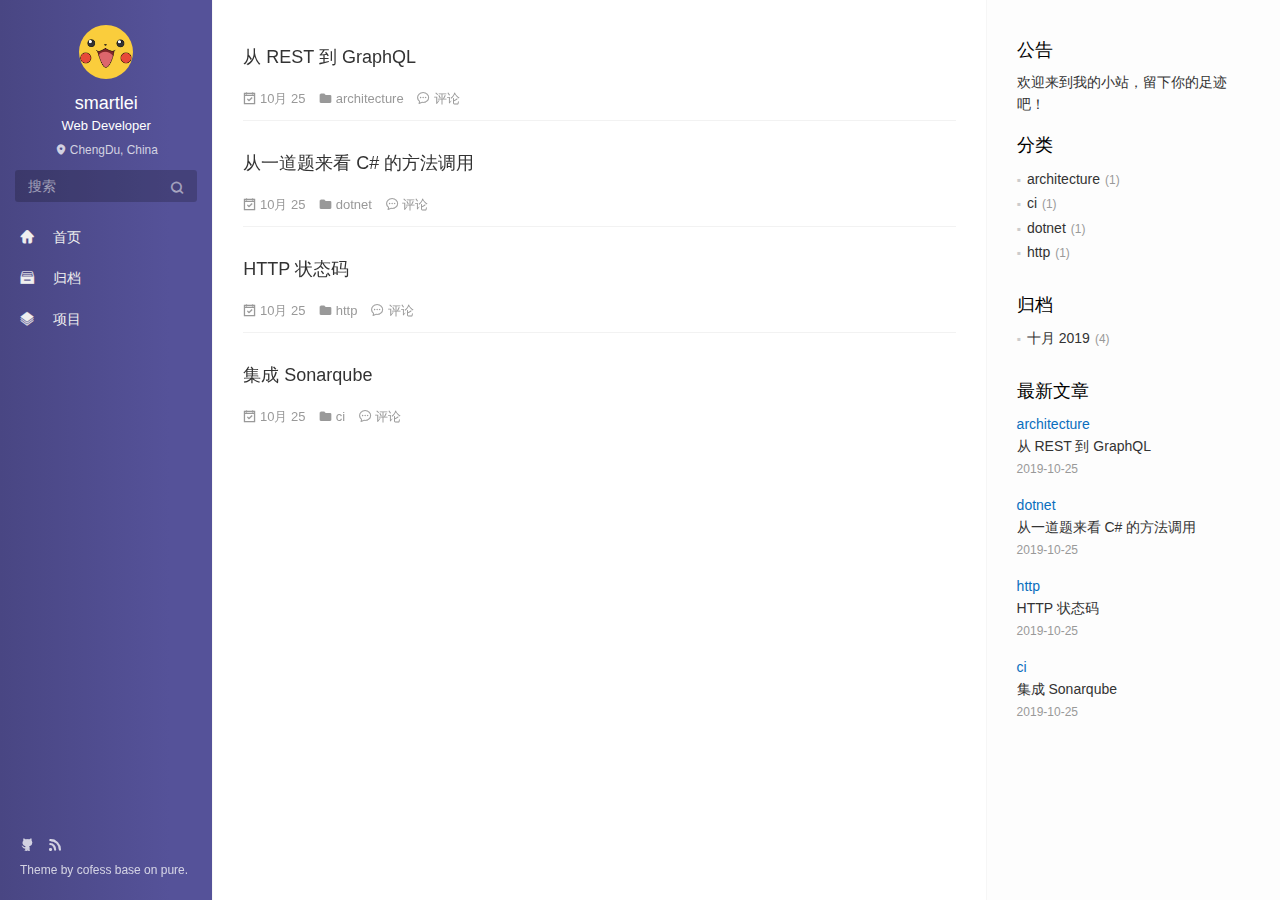
<file: index.html>
<!DOCTYPE html>
<html lang=zh>
<head><meta name="generator" content="Hexo 3.9.0">
  <meta charset="utf-8">
  
  <meta http-equiv="X-UA-Compatible" content="IE=edge,chrome=1">
  <meta name="viewport" content="width=device-width, initial-scale=1, maximum-scale=1, minimum-scale=1, user-scalable=no, minimal-ui">
  <meta name="renderer" content="webkit">
  <meta http-equiv="Cache-Control" content="no-transform">
  <meta http-equiv="Cache-Control" content="no-siteapp">
  <meta name="apple-mobile-web-app-capable" content="yes">
  <meta name="apple-mobile-web-app-status-bar-style" content="black">
  <meta name="format-detection" content="telephone=no,email=no,adress=no">
  <!-- Color theme for statusbar -->
  <meta name="theme-color" content="#000000">
  <!-- 强制页面在当前窗口以独立页面显示,防止别人在框架里调用页面 -->
  <meta http-equiv="window-target" content="_top">
  
  
  <title>smartlei</title>
  <meta property="og:type" content="website">
<meta property="og:title" content="Lei Cai&#39;s Blog">
<meta property="og:url" content="https://smartlei24.github.io/index.html">
<meta property="og:site_name" content="Lei Cai&#39;s Blog">
<meta property="og:locale" content="zh-CN">
<meta name="twitter:card" content="summary">
<meta name="twitter:title" content="Lei Cai&#39;s Blog">
  <!-- Canonical links -->
  <link rel="canonical" href="https://smartlei24.github.io/index.html">
  
    <link rel="alternate" href="/atom.xml" title="Lei Cai&#39;s Blog" type="application/atom+xml">
  
  
    <link rel="icon" href="/favicon.png" type="image/x-icon">
  
  <link rel="stylesheet" href="/css/style.css">
  
  
  
  
</head>


<body class="main-center theme-purple" itemscope itemtype="http://schema.org/WebPage">
  <header class="header" itemscope itemtype="http://schema.org/WPHeader">
  <div class="slimContent">
    <div class="navbar-header">
      
      
      <div class="profile-block text-center">
        <a id="avatar" href="https://github.com/smartlei24" target="_blank">
          <img class="img-circle img-rotate" src="/../images/logo.jpg" width="200" height="200">
        </a>
        <h2 id="name" class="hidden-xs hidden-sm">smartlei</h2>
        <h3 id="title" class="hidden-xs hidden-sm hidden-md">Web Developer</h3>
        <small id="location" class="text-muted hidden-xs hidden-sm"><i class="icon icon-map-marker"></i> ChengDu, China</small>
      </div>
      
      <div class="search" id="search-form-wrap">

    <form class="search-form sidebar-form">
        <div class="input-group">
            <input type="text" class="search-form-input form-control" placeholder="搜索" />
            <span class="input-group-btn">
                <button type="submit" class="search-form-submit btn btn-flat" onclick="return false;"><i class="icon icon-search"></i></button>
            </span>
        </div>
    </form>
    <div class="ins-search">
  <div class="ins-search-mask"></div>
  <div class="ins-search-container">
    <div class="ins-input-wrapper">
      <input type="text" class="ins-search-input" placeholder="想要查找什么..." x-webkit-speech />
      <button type="button" class="close ins-close ins-selectable" data-dismiss="modal" aria-label="Close"><span aria-hidden="true">×</span></button>
    </div>
    <div class="ins-section-wrapper">
      <div class="ins-section-container"></div>
    </div>
  </div>
</div>


</div>
      <button class="navbar-toggle collapsed" type="button" data-toggle="collapse" data-target="#main-navbar" aria-controls="main-navbar" aria-expanded="false">
        <span class="sr-only">Toggle navigation</span>
        <span class="icon-bar"></span>
        <span class="icon-bar"></span>
        <span class="icon-bar"></span>
      </button>
    </div>
    <nav id="main-navbar" class="collapse navbar-collapse" itemscope itemtype="http://schema.org/SiteNavigationElement" role="navigation">
      <ul class="nav navbar-nav main-nav ">
        
        
        <li class="menu-item menu-item-home">
          <a href="/.">
            
            <i class="icon icon-home-fill"></i>
            
            <span class="menu-title">首页</span>
          </a>
        </li>
        
        
        <li class="menu-item menu-item-archives">
          <a href="/archives">
            
            <i class="icon icon-archives-fill"></i>
            
            <span class="menu-title">归档</span>
          </a>
        </li>
        
        
        <li class="menu-item menu-item-repository">
          <a href="/repository">
            
            <i class="icon icon-project"></i>
            
            <span class="menu-title">项目</span>
          </a>
        </li>
        
      </ul>
      
	
    <ul class="social-links">
    	
        <li><a href="https://github.com/smartlei24" target="_blank" title="Github" data-toggle=tooltip data-placement=top><i class="icon icon-github"></i></a></li>
        
        <li><a href="/atom.xml" target="_blank" title="Rss" data-toggle=tooltip data-placement=top><i class="icon icon-rss"></i></a></li>
        
    </ul>

    </nav>
  </div>
</header>

  
    <aside class="sidebar" itemscope itemtype="http://schema.org/WPSideBar">
  <div class="slimContent">
    
      <div class="widget">
    <h3 class="widget-title">公告</h3>
    <div class="widget-body">
        <div id="board">
            <div class="content">
                <p>欢迎来到我的小站，留下你的足迹吧！</p>
            </div>
        </div>
    </div>
</div>

    
      
  <div class="widget">
    <h3 class="widget-title">分类</h3>
    <div class="widget-body">
      <ul class="category-list"><li class="category-list-item"><a class="category-list-link" href="/categories/architecture/">architecture</a><span class="category-list-count">1</span></li><li class="category-list-item"><a class="category-list-link" href="/categories/ci/">ci</a><span class="category-list-count">1</span></li><li class="category-list-item"><a class="category-list-link" href="/categories/dotnet/">dotnet</a><span class="category-list-count">1</span></li><li class="category-list-item"><a class="category-list-link" href="/categories/http/">http</a><span class="category-list-count">1</span></li></ul>
    </div>
  </div>


    
      

    
      
    
      
  <div class="widget">
    <h3 class="widget-title">归档</h3>
    <div class="widget-body">
      <ul class="archive-list"><li class="archive-list-item"><a class="archive-list-link" href="/archives/2019/10/">十月 2019</a><span class="archive-list-count">4</span></li></ul>
    </div>
  </div>


    
      
  <div class="widget">
    <h3 class="widget-title">最新文章</h3>
    <div class="widget-body">
      <ul class="recent-post-list list-unstyled no-thumbnail">
        
          <li>
            
            <div class="item-inner">
              <p class="item-category">
                <a class="category-link" href="/categories/architecture/">architecture</a>
              </p>
              <p class="item-title">
                <a href="/2019/10/25/architecture/从 REST 到 GraphQL/" class="title">从 REST 到 GraphQL</a>
              </p>
              <p class="item-date">
                <time datetime="2019-10-25T09:43:13.382Z" itemprop="datePublished">2019-10-25</time>
              </p>
            </div>
          </li>
          
          <li>
            
            <div class="item-inner">
              <p class="item-category">
                <a class="category-link" href="/categories/dotnet/">dotnet</a>
              </p>
              <p class="item-title">
                <a href="/2019/10/25/dotnet/call_method/" class="title">从一道题来看 C# 的方法调用</a>
              </p>
              <p class="item-date">
                <time datetime="2019-10-25T09:41:36.288Z" itemprop="datePublished">2019-10-25</time>
              </p>
            </div>
          </li>
          
          <li>
            
            <div class="item-inner">
              <p class="item-category">
                <a class="category-link" href="/categories/http/">http</a>
              </p>
              <p class="item-title">
                <a href="/2019/10/25/http/http-status-code/" class="title">HTTP 状态码</a>
              </p>
              <p class="item-date">
                <time datetime="2019-10-25T09:41:36.288Z" itemprop="datePublished">2019-10-25</time>
              </p>
            </div>
          </li>
          
          <li>
            
            <div class="item-inner">
              <p class="item-category">
                <a class="category-link" href="/categories/ci/">ci</a>
              </p>
              <p class="item-title">
                <a href="/2019/10/25/ci/sonarqube-integrated/" class="title">集成 Sonarqube</a>
              </p>
              <p class="item-date">
                <time datetime="2019-10-25T09:41:36.288Z" itemprop="datePublished">2019-10-25</time>
              </p>
            </div>
          </li>
          
      </ul>
    </div>
  </div>
  

    
  </div>
</aside>

  
  <main class="main" role="main">
  
  <div class="content article-list">
    
      <article class="article article-type-post" itemscope itemtype="http://schema.org/BlogPosting">
  <div class="article-header">
    
  
    <h1 itemprop="name">
      <a class="article-title" href="/2019/10/25/architecture/从 REST 到 GraphQL/">从 REST 到 GraphQL</a>
    </h1>
  

  </div>
  
  <p class="article-meta">
    <span class="article-date">
    <i class="icon icon-calendar-check"></i>
	<a href="/2019/10/25/architecture/从 REST 到 GraphQL/" class="article-date">
	  <time datetime="2019-10-25T09:43:13.382Z" itemprop="datePublished">10月 25</time>
	</a>
</span>
    
  <span class="article-category">
    <i class="icon icon-folder"></i>
    <a class="article-category-link" href="/categories/architecture/">architecture</a>
  </span>

    

    <span class="post-comment"><i class="icon icon-comment"></i> <a href="/2019/10/25/architecture/从 REST 到 GraphQL/#comments" class="article-comment-link">评论</a></span>
    
  </p>
</article>

    
      <article class="article article-type-post" itemscope itemtype="http://schema.org/BlogPosting">
  <div class="article-header">
    
  
    <h1 itemprop="name">
      <a class="article-title" href="/2019/10/25/dotnet/call_method/">从一道题来看 C# 的方法调用</a>
    </h1>
  

  </div>
  
  <p class="article-meta">
    <span class="article-date">
    <i class="icon icon-calendar-check"></i>
	<a href="/2019/10/25/dotnet/call_method/" class="article-date">
	  <time datetime="2019-10-25T09:41:36.288Z" itemprop="datePublished">10月 25</time>
	</a>
</span>
    
  <span class="article-category">
    <i class="icon icon-folder"></i>
    <a class="article-category-link" href="/categories/dotnet/">dotnet</a>
  </span>

    

    <span class="post-comment"><i class="icon icon-comment"></i> <a href="/2019/10/25/dotnet/call_method/#comments" class="article-comment-link">评论</a></span>
    
  </p>
</article>

    
      <article class="article article-type-post" itemscope itemtype="http://schema.org/BlogPosting">
  <div class="article-header">
    
  
    <h1 itemprop="name">
      <a class="article-title" href="/2019/10/25/http/http-status-code/">HTTP 状态码</a>
    </h1>
  

  </div>
  
  <p class="article-meta">
    <span class="article-date">
    <i class="icon icon-calendar-check"></i>
	<a href="/2019/10/25/http/http-status-code/" class="article-date">
	  <time datetime="2019-10-25T09:41:36.288Z" itemprop="datePublished">10月 25</time>
	</a>
</span>
    
  <span class="article-category">
    <i class="icon icon-folder"></i>
    <a class="article-category-link" href="/categories/http/">http</a>
  </span>

    

    <span class="post-comment"><i class="icon icon-comment"></i> <a href="/2019/10/25/http/http-status-code/#comments" class="article-comment-link">评论</a></span>
    
  </p>
</article>

    
      <article class="article article-type-post" itemscope itemtype="http://schema.org/BlogPosting">
  <div class="article-header">
    
  
    <h1 itemprop="name">
      <a class="article-title" href="/2019/10/25/ci/sonarqube-integrated/">集成 Sonarqube</a>
    </h1>
  

  </div>
  
  <p class="article-meta">
    <span class="article-date">
    <i class="icon icon-calendar-check"></i>
	<a href="/2019/10/25/ci/sonarqube-integrated/" class="article-date">
	  <time datetime="2019-10-25T09:41:36.288Z" itemprop="datePublished">10月 25</time>
	</a>
</span>
    
  <span class="article-category">
    <i class="icon icon-folder"></i>
    <a class="article-category-link" href="/categories/ci/">ci</a>
  </span>

    

    <span class="post-comment"><i class="icon icon-comment"></i> <a href="/2019/10/25/ci/sonarqube-integrated/#comments" class="article-comment-link">评论</a></span>
    
  </p>
</article>

    
  </div>

   
</main>

  <footer class="footer" itemscope itemtype="http://schema.org/WPFooter">
	
	
    <ul class="social-links">
    	
        <li><a href="https://github.com/smartlei24" target="_blank" title="Github" data-toggle=tooltip data-placement=top><i class="icon icon-github"></i></a></li>
        
        <li><a href="/atom.xml" target="_blank" title="Rss" data-toggle=tooltip data-placement=top><i class="icon icon-rss"></i></a></li>
        
    </ul>

    <div class="copyright">
    	
        <div class="publishby">
        	Theme by <a href="https://github.com/cofess" target="_blank"> cofess </a>base on <a href="https://github.com/cofess/hexo-theme-pure" target="_blank">pure</a>.
        </div>
    </div>
</footer>
  <script src="//cdn.jsdelivr.net/npm/jquery@1.12.4/dist/jquery.min.js"></script>
<script>
window.jQuery || document.write('<script src="js/jquery.min.js"><\/script>')
</script>
<script src="/js/plugin.min.js"></script>
<script src="/js/application.js"></script>

    <script>
(function (window) {
    var INSIGHT_CONFIG = {
        TRANSLATION: {
            POSTS: '文章',
            PAGES: '页面',
            CATEGORIES: '分类',
            TAGS: '标签',
            UNTITLED: '(未命名)',
        },
        ROOT_URL: '/',
        CONTENT_URL: '/content.json',
    };
    window.INSIGHT_CONFIG = INSIGHT_CONFIG;
})(window);
</script>
<script src="/js/insight.js"></script>





   









</body>
</html>
</file>
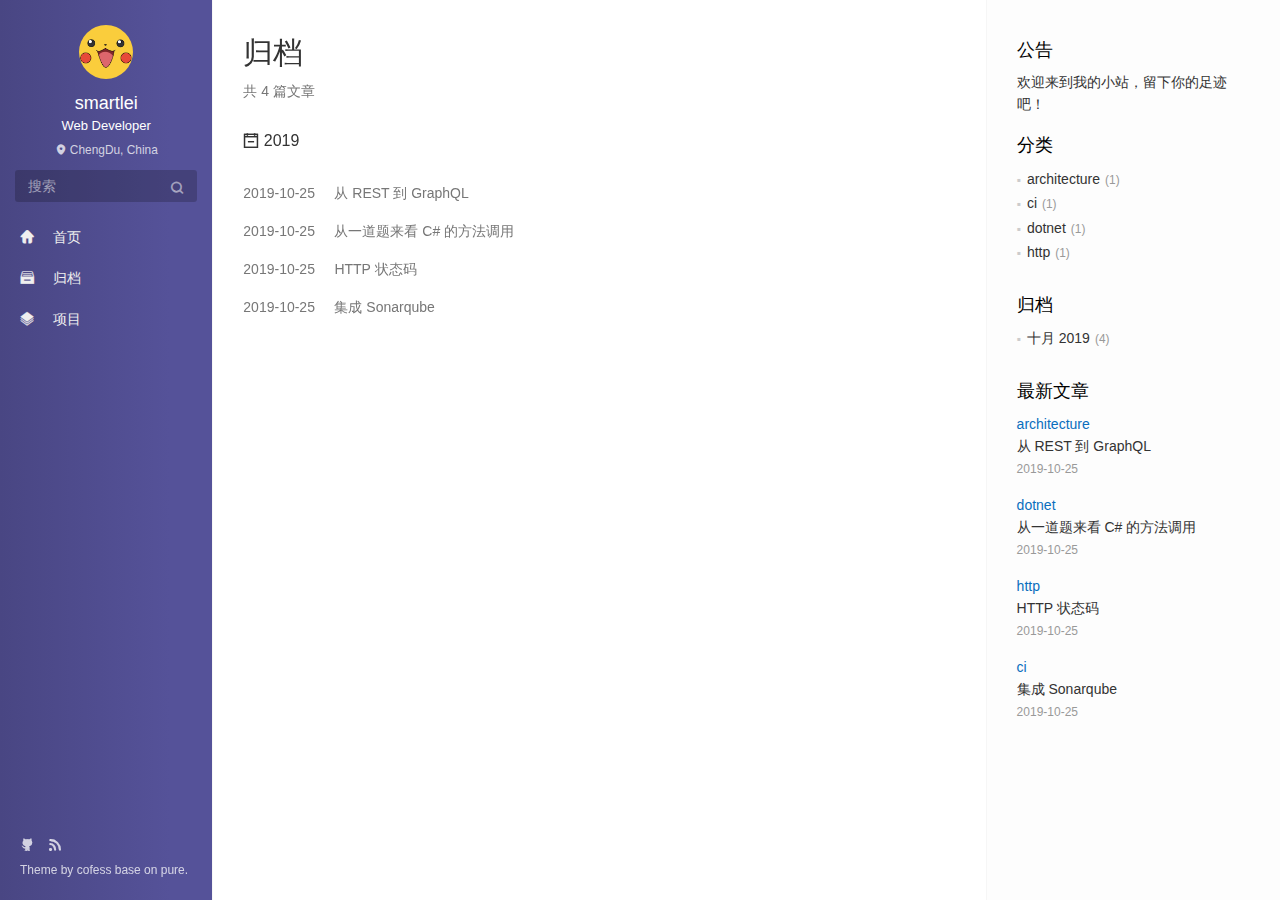
<file: archives/index.html>
<!DOCTYPE html>
<html lang=zh>
<head><meta name="generator" content="Hexo 3.9.0">
  <meta charset="utf-8">
  
  <meta http-equiv="X-UA-Compatible" content="IE=edge,chrome=1">
  <meta name="viewport" content="width=device-width, initial-scale=1, maximum-scale=1, minimum-scale=1, user-scalable=no, minimal-ui">
  <meta name="renderer" content="webkit">
  <meta http-equiv="Cache-Control" content="no-transform">
  <meta http-equiv="Cache-Control" content="no-siteapp">
  <meta name="apple-mobile-web-app-capable" content="yes">
  <meta name="apple-mobile-web-app-status-bar-style" content="black">
  <meta name="format-detection" content="telephone=no,email=no,adress=no">
  <!-- Color theme for statusbar -->
  <meta name="theme-color" content="#000000">
  <!-- 强制页面在当前窗口以独立页面显示,防止别人在框架里调用页面 -->
  <meta http-equiv="window-target" content="_top">
  
  
  <title>归档 | smartlei</title>
  <meta property="og:type" content="website">
<meta property="og:title" content="Lei Cai&#39;s Blog">
<meta property="og:url" content="https://smartlei24.github.io/archives/index.html">
<meta property="og:site_name" content="Lei Cai&#39;s Blog">
<meta property="og:locale" content="zh-CN">
<meta name="twitter:card" content="summary">
<meta name="twitter:title" content="Lei Cai&#39;s Blog">
  <!-- Canonical links -->
  <link rel="canonical" href="https://smartlei24.github.io/archives/index.html">
  
    <link rel="alternate" href="/atom.xml" title="Lei Cai&#39;s Blog" type="application/atom+xml">
  
  
    <link rel="icon" href="/favicon.png" type="image/x-icon">
  
  <link rel="stylesheet" href="/css/style.css">
  
  
  
  
</head>


<body class="main-center theme-purple" itemscope itemtype="http://schema.org/WebPage">
  <header class="header" itemscope itemtype="http://schema.org/WPHeader">
  <div class="slimContent">
    <div class="navbar-header">
      
      
      <div class="profile-block text-center">
        <a id="avatar" href="https://github.com/smartlei24" target="_blank">
          <img class="img-circle img-rotate" src="/../images/logo.jpg" width="200" height="200">
        </a>
        <h2 id="name" class="hidden-xs hidden-sm">smartlei</h2>
        <h3 id="title" class="hidden-xs hidden-sm hidden-md">Web Developer</h3>
        <small id="location" class="text-muted hidden-xs hidden-sm"><i class="icon icon-map-marker"></i> ChengDu, China</small>
      </div>
      
      <div class="search" id="search-form-wrap">

    <form class="search-form sidebar-form">
        <div class="input-group">
            <input type="text" class="search-form-input form-control" placeholder="搜索" />
            <span class="input-group-btn">
                <button type="submit" class="search-form-submit btn btn-flat" onclick="return false;"><i class="icon icon-search"></i></button>
            </span>
        </div>
    </form>
    <div class="ins-search">
  <div class="ins-search-mask"></div>
  <div class="ins-search-container">
    <div class="ins-input-wrapper">
      <input type="text" class="ins-search-input" placeholder="想要查找什么..." x-webkit-speech />
      <button type="button" class="close ins-close ins-selectable" data-dismiss="modal" aria-label="Close"><span aria-hidden="true">×</span></button>
    </div>
    <div class="ins-section-wrapper">
      <div class="ins-section-container"></div>
    </div>
  </div>
</div>


</div>
      <button class="navbar-toggle collapsed" type="button" data-toggle="collapse" data-target="#main-navbar" aria-controls="main-navbar" aria-expanded="false">
        <span class="sr-only">Toggle navigation</span>
        <span class="icon-bar"></span>
        <span class="icon-bar"></span>
        <span class="icon-bar"></span>
      </button>
    </div>
    <nav id="main-navbar" class="collapse navbar-collapse" itemscope itemtype="http://schema.org/SiteNavigationElement" role="navigation">
      <ul class="nav navbar-nav main-nav ">
        
        
        <li class="menu-item menu-item-home">
          <a href="/.">
            
            <i class="icon icon-home-fill"></i>
            
            <span class="menu-title">首页</span>
          </a>
        </li>
        
        
        <li class="menu-item menu-item-archives">
          <a href="/archives">
            
            <i class="icon icon-archives-fill"></i>
            
            <span class="menu-title">归档</span>
          </a>
        </li>
        
        
        <li class="menu-item menu-item-repository">
          <a href="/repository">
            
            <i class="icon icon-project"></i>
            
            <span class="menu-title">项目</span>
          </a>
        </li>
        
      </ul>
      
	
    <ul class="social-links">
    	
        <li><a href="https://github.com/smartlei24" target="_blank" title="Github" data-toggle=tooltip data-placement=top><i class="icon icon-github"></i></a></li>
        
        <li><a href="/atom.xml" target="_blank" title="Rss" data-toggle=tooltip data-placement=top><i class="icon icon-rss"></i></a></li>
        
    </ul>

    </nav>
  </div>
</header>

  
    <aside class="sidebar" itemscope itemtype="http://schema.org/WPSideBar">
  <div class="slimContent">
    
      <div class="widget">
    <h3 class="widget-title">公告</h3>
    <div class="widget-body">
        <div id="board">
            <div class="content">
                <p>欢迎来到我的小站，留下你的足迹吧！</p>
            </div>
        </div>
    </div>
</div>

    
      
  <div class="widget">
    <h3 class="widget-title">分类</h3>
    <div class="widget-body">
      <ul class="category-list"><li class="category-list-item"><a class="category-list-link" href="/categories/architecture/">architecture</a><span class="category-list-count">1</span></li><li class="category-list-item"><a class="category-list-link" href="/categories/ci/">ci</a><span class="category-list-count">1</span></li><li class="category-list-item"><a class="category-list-link" href="/categories/dotnet/">dotnet</a><span class="category-list-count">1</span></li><li class="category-list-item"><a class="category-list-link" href="/categories/http/">http</a><span class="category-list-count">1</span></li></ul>
    </div>
  </div>


    
      

    
      
    
      
  <div class="widget">
    <h3 class="widget-title">归档</h3>
    <div class="widget-body">
      <ul class="archive-list"><li class="archive-list-item"><a class="archive-list-link" href="/archives/2019/10/">十月 2019</a><span class="archive-list-count">4</span></li></ul>
    </div>
  </div>


    
      
  <div class="widget">
    <h3 class="widget-title">最新文章</h3>
    <div class="widget-body">
      <ul class="recent-post-list list-unstyled no-thumbnail">
        
          <li>
            
            <div class="item-inner">
              <p class="item-category">
                <a class="category-link" href="/categories/architecture/">architecture</a>
              </p>
              <p class="item-title">
                <a href="/2019/10/25/architecture/从 REST 到 GraphQL/" class="title">从 REST 到 GraphQL</a>
              </p>
              <p class="item-date">
                <time datetime="2019-10-25T09:43:13.382Z" itemprop="datePublished">2019-10-25</time>
              </p>
            </div>
          </li>
          
          <li>
            
            <div class="item-inner">
              <p class="item-category">
                <a class="category-link" href="/categories/dotnet/">dotnet</a>
              </p>
              <p class="item-title">
                <a href="/2019/10/25/dotnet/call_method/" class="title">从一道题来看 C# 的方法调用</a>
              </p>
              <p class="item-date">
                <time datetime="2019-10-25T09:41:36.288Z" itemprop="datePublished">2019-10-25</time>
              </p>
            </div>
          </li>
          
          <li>
            
            <div class="item-inner">
              <p class="item-category">
                <a class="category-link" href="/categories/http/">http</a>
              </p>
              <p class="item-title">
                <a href="/2019/10/25/http/http-status-code/" class="title">HTTP 状态码</a>
              </p>
              <p class="item-date">
                <time datetime="2019-10-25T09:41:36.288Z" itemprop="datePublished">2019-10-25</time>
              </p>
            </div>
          </li>
          
          <li>
            
            <div class="item-inner">
              <p class="item-category">
                <a class="category-link" href="/categories/ci/">ci</a>
              </p>
              <p class="item-title">
                <a href="/2019/10/25/ci/sonarqube-integrated/" class="title">集成 Sonarqube</a>
              </p>
              <p class="item-date">
                <time datetime="2019-10-25T09:41:36.288Z" itemprop="datePublished">2019-10-25</time>
              </p>
            </div>
          </li>
          
      </ul>
    </div>
  </div>
  

    
  </div>
</aside>

  
  
<main class="main" role="main">
  	<article class="content article article-archives article-type-list" itemscope="">
	    <header class="article-header">
	      <h1 itemprop="title">归档</h1>
	      <p class="text-muted">共 4 篇文章</p>
	    </header>
	    <div class="article-body">
	      
  
  
    
    
      
      
      <section class="panel panel-default b-no">
        <div class="panel-heading" role="tab">
          <h3 class="panel-title">
            <a data-toggle="collapse" href="#collapse2019" aria-expanded="true">
              <i class="icon icon-calendar-plus text-active"></i><i class="icon icon-calendar-minus text"></i>
              2019
            </a>
            <!-- <a href="/archives/2019" class="archive-year">2019</a> -->
          </h3>
        </div>
        <div id="collapse2019" class="panel-collapse collapse in" role="tabpanel" aria-labelledby="heading2019">
        <div class="panel-body">
          <div class="collection">
    
    
<a href="/2019/10/25/architecture/从 REST 到 GraphQL/" class="collection-item" target="_blank" itemprop="url">
  <time datetime="2019-10-25T09:43:13.382Z" itemprop="datePublished">2019-10-25</time>
  <span>&nbsp;&nbsp;&nbsp;</span> 从 REST 到 GraphQL
</a>


  
    
    
    
<a href="/2019/10/25/dotnet/call_method/" class="collection-item" target="_blank" itemprop="url">
  <time datetime="2019-10-25T09:41:36.288Z" itemprop="datePublished">2019-10-25</time>
  <span>&nbsp;&nbsp;&nbsp;</span> 从一道题来看 C# 的方法调用
</a>


  
    
    
    
<a href="/2019/10/25/http/http-status-code/" class="collection-item" target="_blank" itemprop="url">
  <time datetime="2019-10-25T09:41:36.288Z" itemprop="datePublished">2019-10-25</time>
  <span>&nbsp;&nbsp;&nbsp;</span> HTTP 状态码
</a>


  
    
    
    
<a href="/2019/10/25/ci/sonarqube-integrated/" class="collection-item" target="_blank" itemprop="url">
  <time datetime="2019-10-25T09:41:36.288Z" itemprop="datePublished">2019-10-25</time>
  <span>&nbsp;&nbsp;&nbsp;</span> 集成 Sonarqube
</a>


  
  
    </div></div></div></section>
  

	    </div>
  	</article>
  	 	
</main>

  <footer class="footer" itemscope itemtype="http://schema.org/WPFooter">
	
	
    <ul class="social-links">
    	
        <li><a href="https://github.com/smartlei24" target="_blank" title="Github" data-toggle=tooltip data-placement=top><i class="icon icon-github"></i></a></li>
        
        <li><a href="/atom.xml" target="_blank" title="Rss" data-toggle=tooltip data-placement=top><i class="icon icon-rss"></i></a></li>
        
    </ul>

    <div class="copyright">
    	
        <div class="publishby">
        	Theme by <a href="https://github.com/cofess" target="_blank"> cofess </a>base on <a href="https://github.com/cofess/hexo-theme-pure" target="_blank">pure</a>.
        </div>
    </div>
</footer>
  <script src="//cdn.jsdelivr.net/npm/jquery@1.12.4/dist/jquery.min.js"></script>
<script>
window.jQuery || document.write('<script src="js/jquery.min.js"><\/script>')
</script>
<script src="/js/plugin.min.js"></script>
<script src="/js/application.js"></script>

    <script>
(function (window) {
    var INSIGHT_CONFIG = {
        TRANSLATION: {
            POSTS: '文章',
            PAGES: '页面',
            CATEGORIES: '分类',
            TAGS: '标签',
            UNTITLED: '(未命名)',
        },
        ROOT_URL: '/',
        CONTENT_URL: '/content.json',
    };
    window.INSIGHT_CONFIG = INSIGHT_CONFIG;
})(window);
</script>
<script src="/js/insight.js"></script>











</body>
</html>
</file>
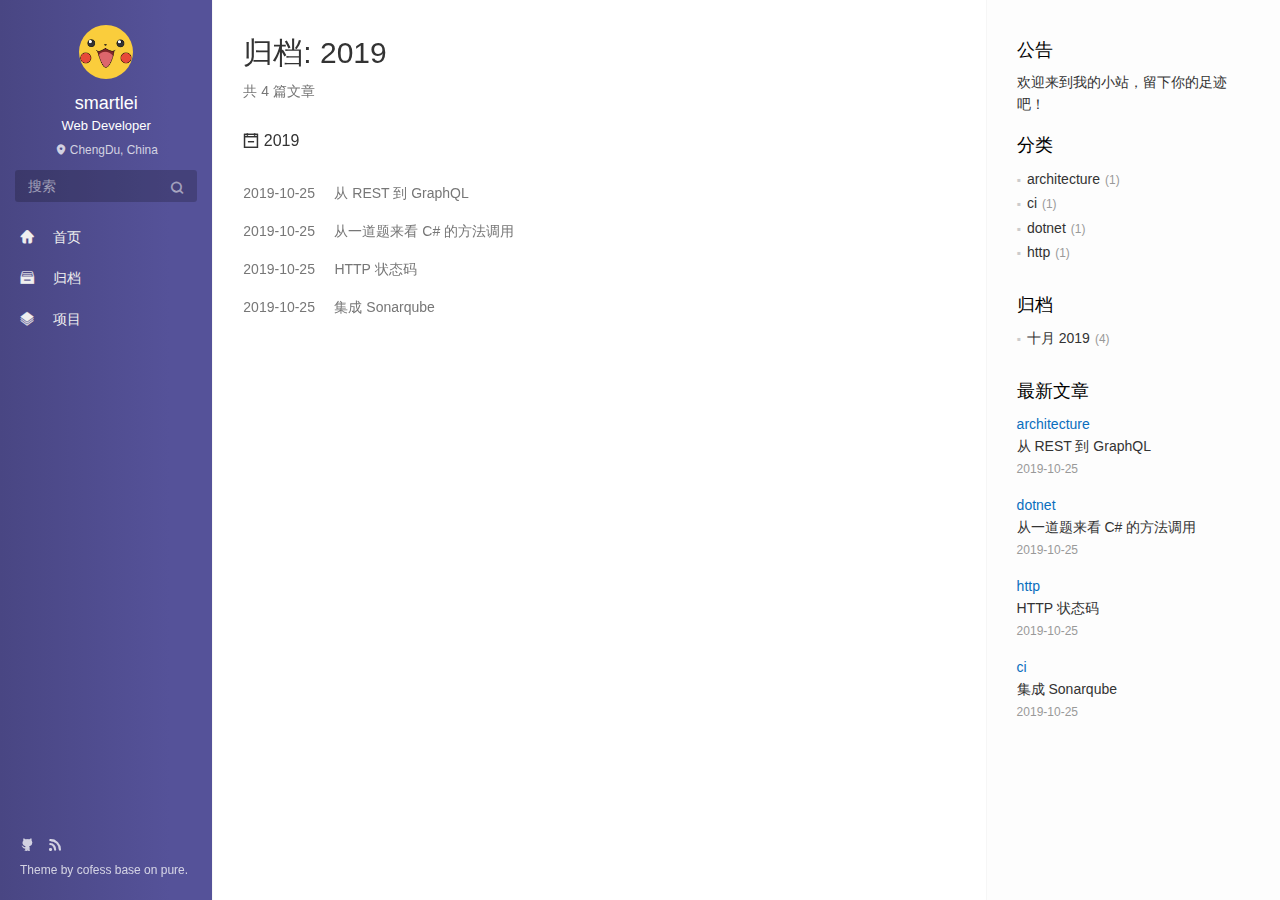
<file: archives/2019/index.html>
<!DOCTYPE html>
<html lang=zh>
<head><meta name="generator" content="Hexo 3.9.0">
  <meta charset="utf-8">
  
  <meta http-equiv="X-UA-Compatible" content="IE=edge,chrome=1">
  <meta name="viewport" content="width=device-width, initial-scale=1, maximum-scale=1, minimum-scale=1, user-scalable=no, minimal-ui">
  <meta name="renderer" content="webkit">
  <meta http-equiv="Cache-Control" content="no-transform">
  <meta http-equiv="Cache-Control" content="no-siteapp">
  <meta name="apple-mobile-web-app-capable" content="yes">
  <meta name="apple-mobile-web-app-status-bar-style" content="black">
  <meta name="format-detection" content="telephone=no,email=no,adress=no">
  <!-- Color theme for statusbar -->
  <meta name="theme-color" content="#000000">
  <!-- 强制页面在当前窗口以独立页面显示,防止别人在框架里调用页面 -->
  <meta http-equiv="window-target" content="_top">
  
  
  <title>归档: 2019 | smartlei</title>
  <meta property="og:type" content="website">
<meta property="og:title" content="Lei Cai&#39;s Blog">
<meta property="og:url" content="https://smartlei24.github.io/archives/2019/index.html">
<meta property="og:site_name" content="Lei Cai&#39;s Blog">
<meta property="og:locale" content="zh-CN">
<meta name="twitter:card" content="summary">
<meta name="twitter:title" content="Lei Cai&#39;s Blog">
  <!-- Canonical links -->
  <link rel="canonical" href="https://smartlei24.github.io/archives/2019/index.html">
  
    <link rel="alternate" href="/atom.xml" title="Lei Cai&#39;s Blog" type="application/atom+xml">
  
  
    <link rel="icon" href="/favicon.png" type="image/x-icon">
  
  <link rel="stylesheet" href="/css/style.css">
  
  
  
  
</head>


<body class="main-center theme-purple" itemscope itemtype="http://schema.org/WebPage">
  <header class="header" itemscope itemtype="http://schema.org/WPHeader">
  <div class="slimContent">
    <div class="navbar-header">
      
      
      <div class="profile-block text-center">
        <a id="avatar" href="https://github.com/smartlei24" target="_blank">
          <img class="img-circle img-rotate" src="/../images/logo.jpg" width="200" height="200">
        </a>
        <h2 id="name" class="hidden-xs hidden-sm">smartlei</h2>
        <h3 id="title" class="hidden-xs hidden-sm hidden-md">Web Developer</h3>
        <small id="location" class="text-muted hidden-xs hidden-sm"><i class="icon icon-map-marker"></i> ChengDu, China</small>
      </div>
      
      <div class="search" id="search-form-wrap">

    <form class="search-form sidebar-form">
        <div class="input-group">
            <input type="text" class="search-form-input form-control" placeholder="搜索" />
            <span class="input-group-btn">
                <button type="submit" class="search-form-submit btn btn-flat" onclick="return false;"><i class="icon icon-search"></i></button>
            </span>
        </div>
    </form>
    <div class="ins-search">
  <div class="ins-search-mask"></div>
  <div class="ins-search-container">
    <div class="ins-input-wrapper">
      <input type="text" class="ins-search-input" placeholder="想要查找什么..." x-webkit-speech />
      <button type="button" class="close ins-close ins-selectable" data-dismiss="modal" aria-label="Close"><span aria-hidden="true">×</span></button>
    </div>
    <div class="ins-section-wrapper">
      <div class="ins-section-container"></div>
    </div>
  </div>
</div>


</div>
      <button class="navbar-toggle collapsed" type="button" data-toggle="collapse" data-target="#main-navbar" aria-controls="main-navbar" aria-expanded="false">
        <span class="sr-only">Toggle navigation</span>
        <span class="icon-bar"></span>
        <span class="icon-bar"></span>
        <span class="icon-bar"></span>
      </button>
    </div>
    <nav id="main-navbar" class="collapse navbar-collapse" itemscope itemtype="http://schema.org/SiteNavigationElement" role="navigation">
      <ul class="nav navbar-nav main-nav ">
        
        
        <li class="menu-item menu-item-home">
          <a href="/.">
            
            <i class="icon icon-home-fill"></i>
            
            <span class="menu-title">首页</span>
          </a>
        </li>
        
        
        <li class="menu-item menu-item-archives">
          <a href="/archives">
            
            <i class="icon icon-archives-fill"></i>
            
            <span class="menu-title">归档</span>
          </a>
        </li>
        
        
        <li class="menu-item menu-item-repository">
          <a href="/repository">
            
            <i class="icon icon-project"></i>
            
            <span class="menu-title">项目</span>
          </a>
        </li>
        
      </ul>
      
	
    <ul class="social-links">
    	
        <li><a href="https://github.com/smartlei24" target="_blank" title="Github" data-toggle=tooltip data-placement=top><i class="icon icon-github"></i></a></li>
        
        <li><a href="/atom.xml" target="_blank" title="Rss" data-toggle=tooltip data-placement=top><i class="icon icon-rss"></i></a></li>
        
    </ul>

    </nav>
  </div>
</header>

  
    <aside class="sidebar" itemscope itemtype="http://schema.org/WPSideBar">
  <div class="slimContent">
    
      <div class="widget">
    <h3 class="widget-title">公告</h3>
    <div class="widget-body">
        <div id="board">
            <div class="content">
                <p>欢迎来到我的小站，留下你的足迹吧！</p>
            </div>
        </div>
    </div>
</div>

    
      
  <div class="widget">
    <h3 class="widget-title">分类</h3>
    <div class="widget-body">
      <ul class="category-list"><li class="category-list-item"><a class="category-list-link" href="/categories/architecture/">architecture</a><span class="category-list-count">1</span></li><li class="category-list-item"><a class="category-list-link" href="/categories/ci/">ci</a><span class="category-list-count">1</span></li><li class="category-list-item"><a class="category-list-link" href="/categories/dotnet/">dotnet</a><span class="category-list-count">1</span></li><li class="category-list-item"><a class="category-list-link" href="/categories/http/">http</a><span class="category-list-count">1</span></li></ul>
    </div>
  </div>


    
      

    
      
    
      
  <div class="widget">
    <h3 class="widget-title">归档</h3>
    <div class="widget-body">
      <ul class="archive-list"><li class="archive-list-item"><a class="archive-list-link" href="/archives/2019/10/">十月 2019</a><span class="archive-list-count">4</span></li></ul>
    </div>
  </div>


    
      
  <div class="widget">
    <h3 class="widget-title">最新文章</h3>
    <div class="widget-body">
      <ul class="recent-post-list list-unstyled no-thumbnail">
        
          <li>
            
            <div class="item-inner">
              <p class="item-category">
                <a class="category-link" href="/categories/architecture/">architecture</a>
              </p>
              <p class="item-title">
                <a href="/2019/10/25/architecture/从 REST 到 GraphQL/" class="title">从 REST 到 GraphQL</a>
              </p>
              <p class="item-date">
                <time datetime="2019-10-25T09:43:13.382Z" itemprop="datePublished">2019-10-25</time>
              </p>
            </div>
          </li>
          
          <li>
            
            <div class="item-inner">
              <p class="item-category">
                <a class="category-link" href="/categories/dotnet/">dotnet</a>
              </p>
              <p class="item-title">
                <a href="/2019/10/25/dotnet/call_method/" class="title">从一道题来看 C# 的方法调用</a>
              </p>
              <p class="item-date">
                <time datetime="2019-10-25T09:41:36.288Z" itemprop="datePublished">2019-10-25</time>
              </p>
            </div>
          </li>
          
          <li>
            
            <div class="item-inner">
              <p class="item-category">
                <a class="category-link" href="/categories/http/">http</a>
              </p>
              <p class="item-title">
                <a href="/2019/10/25/http/http-status-code/" class="title">HTTP 状态码</a>
              </p>
              <p class="item-date">
                <time datetime="2019-10-25T09:41:36.288Z" itemprop="datePublished">2019-10-25</time>
              </p>
            </div>
          </li>
          
          <li>
            
            <div class="item-inner">
              <p class="item-category">
                <a class="category-link" href="/categories/ci/">ci</a>
              </p>
              <p class="item-title">
                <a href="/2019/10/25/ci/sonarqube-integrated/" class="title">集成 Sonarqube</a>
              </p>
              <p class="item-date">
                <time datetime="2019-10-25T09:41:36.288Z" itemprop="datePublished">2019-10-25</time>
              </p>
            </div>
          </li>
          
      </ul>
    </div>
  </div>
  

    
  </div>
</aside>

  
  
<main class="main" role="main">
  	<article class="content article article-archives article-type-list" itemscope="">
	    <header class="article-header">
	      <h1 itemprop="title">归档: 2019</h1>
	      <p class="text-muted">共 4 篇文章</p>
	    </header>
	    <div class="article-body">
	      
  
  
    
    
      
      
      <section class="panel panel-default b-no">
        <div class="panel-heading" role="tab">
          <h3 class="panel-title">
            <a data-toggle="collapse" href="#collapse2019" aria-expanded="true">
              <i class="icon icon-calendar-plus text-active"></i><i class="icon icon-calendar-minus text"></i>
              2019
            </a>
            <!-- <a href="/archives/2019" class="archive-year">2019</a> -->
          </h3>
        </div>
        <div id="collapse2019" class="panel-collapse collapse in" role="tabpanel" aria-labelledby="heading2019">
        <div class="panel-body">
          <div class="collection">
    
    
<a href="/2019/10/25/architecture/从 REST 到 GraphQL/" class="collection-item" target="_blank" itemprop="url">
  <time datetime="2019-10-25T09:43:13.382Z" itemprop="datePublished">2019-10-25</time>
  <span>&nbsp;&nbsp;&nbsp;</span> 从 REST 到 GraphQL
</a>


  
    
    
    
<a href="/2019/10/25/dotnet/call_method/" class="collection-item" target="_blank" itemprop="url">
  <time datetime="2019-10-25T09:41:36.288Z" itemprop="datePublished">2019-10-25</time>
  <span>&nbsp;&nbsp;&nbsp;</span> 从一道题来看 C# 的方法调用
</a>


  
    
    
    
<a href="/2019/10/25/http/http-status-code/" class="collection-item" target="_blank" itemprop="url">
  <time datetime="2019-10-25T09:41:36.288Z" itemprop="datePublished">2019-10-25</time>
  <span>&nbsp;&nbsp;&nbsp;</span> HTTP 状态码
</a>


  
    
    
    
<a href="/2019/10/25/ci/sonarqube-integrated/" class="collection-item" target="_blank" itemprop="url">
  <time datetime="2019-10-25T09:41:36.288Z" itemprop="datePublished">2019-10-25</time>
  <span>&nbsp;&nbsp;&nbsp;</span> 集成 Sonarqube
</a>


  
  
    </div></div></div></section>
  

	    </div>
  	</article>
  	 	
</main>

  <footer class="footer" itemscope itemtype="http://schema.org/WPFooter">
	
	
    <ul class="social-links">
    	
        <li><a href="https://github.com/smartlei24" target="_blank" title="Github" data-toggle=tooltip data-placement=top><i class="icon icon-github"></i></a></li>
        
        <li><a href="/atom.xml" target="_blank" title="Rss" data-toggle=tooltip data-placement=top><i class="icon icon-rss"></i></a></li>
        
    </ul>

    <div class="copyright">
    	
        <div class="publishby">
        	Theme by <a href="https://github.com/cofess" target="_blank"> cofess </a>base on <a href="https://github.com/cofess/hexo-theme-pure" target="_blank">pure</a>.
        </div>
    </div>
</footer>
  <script src="//cdn.jsdelivr.net/npm/jquery@1.12.4/dist/jquery.min.js"></script>
<script>
window.jQuery || document.write('<script src="js/jquery.min.js"><\/script>')
</script>
<script src="/js/plugin.min.js"></script>
<script src="/js/application.js"></script>

    <script>
(function (window) {
    var INSIGHT_CONFIG = {
        TRANSLATION: {
            POSTS: '文章',
            PAGES: '页面',
            CATEGORIES: '分类',
            TAGS: '标签',
            UNTITLED: '(未命名)',
        },
        ROOT_URL: '/',
        CONTENT_URL: '/content.json',
    };
    window.INSIGHT_CONFIG = INSIGHT_CONFIG;
})(window);
</script>
<script src="/js/insight.js"></script>











</body>
</html>
</file>
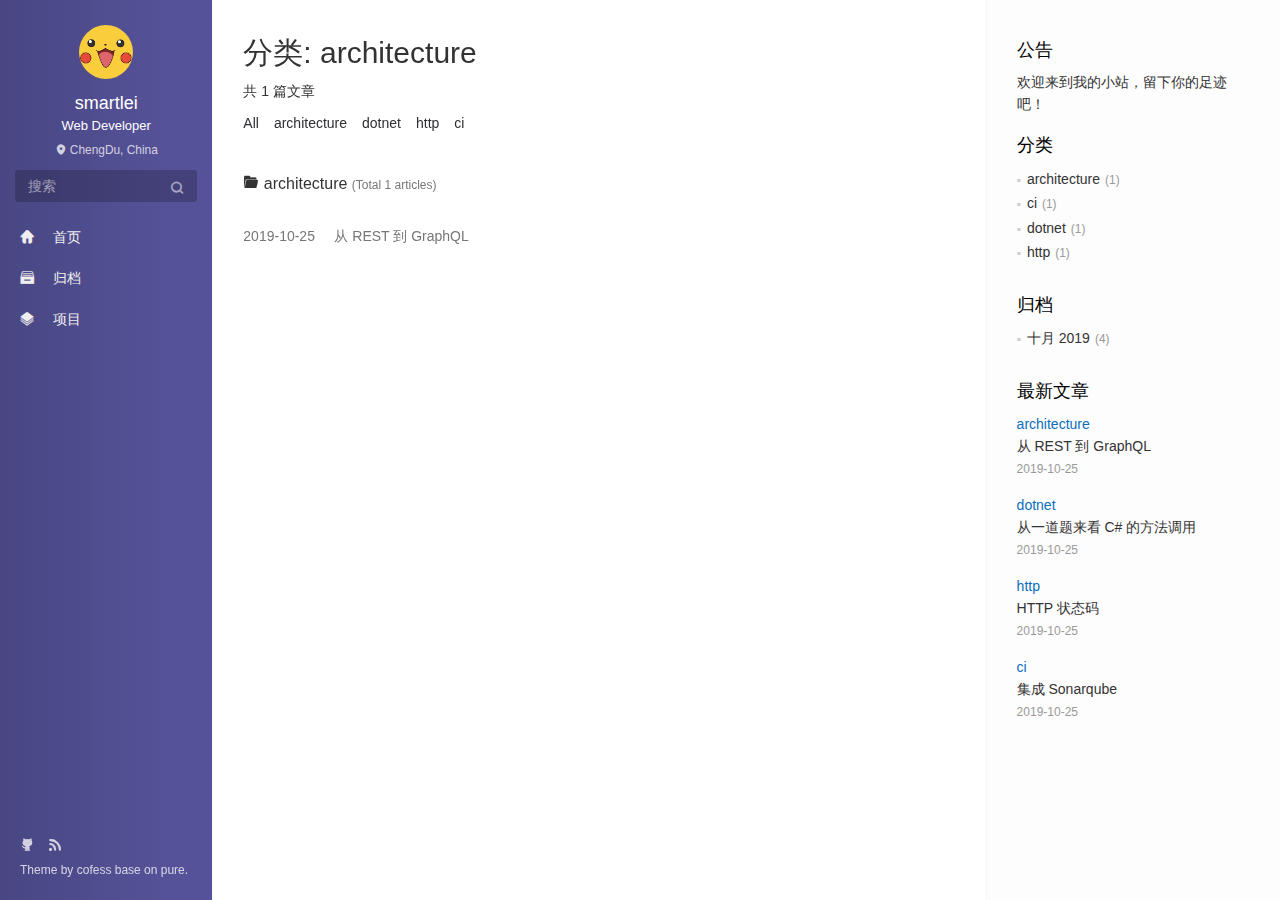
<file: categories/architecture/index.html>
<!DOCTYPE html>
<html lang=zh>
<head><meta name="generator" content="Hexo 3.9.0">
  <meta charset="utf-8">
  
  <meta http-equiv="X-UA-Compatible" content="IE=edge,chrome=1">
  <meta name="viewport" content="width=device-width, initial-scale=1, maximum-scale=1, minimum-scale=1, user-scalable=no, minimal-ui">
  <meta name="renderer" content="webkit">
  <meta http-equiv="Cache-Control" content="no-transform">
  <meta http-equiv="Cache-Control" content="no-siteapp">
  <meta name="apple-mobile-web-app-capable" content="yes">
  <meta name="apple-mobile-web-app-status-bar-style" content="black">
  <meta name="format-detection" content="telephone=no,email=no,adress=no">
  <!-- Color theme for statusbar -->
  <meta name="theme-color" content="#000000">
  <!-- 强制页面在当前窗口以独立页面显示,防止别人在框架里调用页面 -->
  <meta http-equiv="window-target" content="_top">
  
  
  <title>分类: architecture | smartlei</title>
  <meta property="og:type" content="website">
<meta property="og:title" content="Lei Cai&#39;s Blog">
<meta property="og:url" content="https://smartlei24.github.io/categories/architecture/index.html">
<meta property="og:site_name" content="Lei Cai&#39;s Blog">
<meta property="og:locale" content="zh-CN">
<meta name="twitter:card" content="summary">
<meta name="twitter:title" content="Lei Cai&#39;s Blog">
  <!-- Canonical links -->
  <link rel="canonical" href="https://smartlei24.github.io/categories/architecture/index.html">
  
    <link rel="alternate" href="/atom.xml" title="Lei Cai&#39;s Blog" type="application/atom+xml">
  
  
    <link rel="icon" href="/favicon.png" type="image/x-icon">
  
  <link rel="stylesheet" href="/css/style.css">
  
  
  
  
</head>


<body class="main-center theme-purple" itemscope itemtype="http://schema.org/WebPage">
  <header class="header" itemscope itemtype="http://schema.org/WPHeader">
  <div class="slimContent">
    <div class="navbar-header">
      
      
      <div class="profile-block text-center">
        <a id="avatar" href="https://github.com/smartlei24" target="_blank">
          <img class="img-circle img-rotate" src="/../images/logo.jpg" width="200" height="200">
        </a>
        <h2 id="name" class="hidden-xs hidden-sm">smartlei</h2>
        <h3 id="title" class="hidden-xs hidden-sm hidden-md">Web Developer</h3>
        <small id="location" class="text-muted hidden-xs hidden-sm"><i class="icon icon-map-marker"></i> ChengDu, China</small>
      </div>
      
      <div class="search" id="search-form-wrap">

    <form class="search-form sidebar-form">
        <div class="input-group">
            <input type="text" class="search-form-input form-control" placeholder="搜索" />
            <span class="input-group-btn">
                <button type="submit" class="search-form-submit btn btn-flat" onclick="return false;"><i class="icon icon-search"></i></button>
            </span>
        </div>
    </form>
    <div class="ins-search">
  <div class="ins-search-mask"></div>
  <div class="ins-search-container">
    <div class="ins-input-wrapper">
      <input type="text" class="ins-search-input" placeholder="想要查找什么..." x-webkit-speech />
      <button type="button" class="close ins-close ins-selectable" data-dismiss="modal" aria-label="Close"><span aria-hidden="true">×</span></button>
    </div>
    <div class="ins-section-wrapper">
      <div class="ins-section-container"></div>
    </div>
  </div>
</div>


</div>
      <button class="navbar-toggle collapsed" type="button" data-toggle="collapse" data-target="#main-navbar" aria-controls="main-navbar" aria-expanded="false">
        <span class="sr-only">Toggle navigation</span>
        <span class="icon-bar"></span>
        <span class="icon-bar"></span>
        <span class="icon-bar"></span>
      </button>
    </div>
    <nav id="main-navbar" class="collapse navbar-collapse" itemscope itemtype="http://schema.org/SiteNavigationElement" role="navigation">
      <ul class="nav navbar-nav main-nav ">
        
        
        <li class="menu-item menu-item-home">
          <a href="/.">
            
            <i class="icon icon-home-fill"></i>
            
            <span class="menu-title">首页</span>
          </a>
        </li>
        
        
        <li class="menu-item menu-item-archives">
          <a href="/archives">
            
            <i class="icon icon-archives-fill"></i>
            
            <span class="menu-title">归档</span>
          </a>
        </li>
        
        
        <li class="menu-item menu-item-repository">
          <a href="/repository">
            
            <i class="icon icon-project"></i>
            
            <span class="menu-title">项目</span>
          </a>
        </li>
        
      </ul>
      
	
    <ul class="social-links">
    	
        <li><a href="https://github.com/smartlei24" target="_blank" title="Github" data-toggle=tooltip data-placement=top><i class="icon icon-github"></i></a></li>
        
        <li><a href="/atom.xml" target="_blank" title="Rss" data-toggle=tooltip data-placement=top><i class="icon icon-rss"></i></a></li>
        
    </ul>

    </nav>
  </div>
</header>

  
    <aside class="sidebar" itemscope itemtype="http://schema.org/WPSideBar">
  <div class="slimContent">
    
      <div class="widget">
    <h3 class="widget-title">公告</h3>
    <div class="widget-body">
        <div id="board">
            <div class="content">
                <p>欢迎来到我的小站，留下你的足迹吧！</p>
            </div>
        </div>
    </div>
</div>

    
      
  <div class="widget">
    <h3 class="widget-title">分类</h3>
    <div class="widget-body">
      <ul class="category-list"><li class="category-list-item"><a class="category-list-link" href="/categories/architecture/">architecture</a><span class="category-list-count">1</span></li><li class="category-list-item"><a class="category-list-link" href="/categories/ci/">ci</a><span class="category-list-count">1</span></li><li class="category-list-item"><a class="category-list-link" href="/categories/dotnet/">dotnet</a><span class="category-list-count">1</span></li><li class="category-list-item"><a class="category-list-link" href="/categories/http/">http</a><span class="category-list-count">1</span></li></ul>
    </div>
  </div>


    
      

    
      
    
      
  <div class="widget">
    <h3 class="widget-title">归档</h3>
    <div class="widget-body">
      <ul class="archive-list"><li class="archive-list-item"><a class="archive-list-link" href="/archives/2019/10/">十月 2019</a><span class="archive-list-count">4</span></li></ul>
    </div>
  </div>


    
      
  <div class="widget">
    <h3 class="widget-title">最新文章</h3>
    <div class="widget-body">
      <ul class="recent-post-list list-unstyled no-thumbnail">
        
          <li>
            
            <div class="item-inner">
              <p class="item-category">
                <a class="category-link" href="/categories/architecture/">architecture</a>
              </p>
              <p class="item-title">
                <a href="/2019/10/25/architecture/从 REST 到 GraphQL/" class="title">从 REST 到 GraphQL</a>
              </p>
              <p class="item-date">
                <time datetime="2019-10-25T09:43:13.382Z" itemprop="datePublished">2019-10-25</time>
              </p>
            </div>
          </li>
          
          <li>
            
            <div class="item-inner">
              <p class="item-category">
                <a class="category-link" href="/categories/dotnet/">dotnet</a>
              </p>
              <p class="item-title">
                <a href="/2019/10/25/dotnet/call_method/" class="title">从一道题来看 C# 的方法调用</a>
              </p>
              <p class="item-date">
                <time datetime="2019-10-25T09:41:36.288Z" itemprop="datePublished">2019-10-25</time>
              </p>
            </div>
          </li>
          
          <li>
            
            <div class="item-inner">
              <p class="item-category">
                <a class="category-link" href="/categories/http/">http</a>
              </p>
              <p class="item-title">
                <a href="/2019/10/25/http/http-status-code/" class="title">HTTP 状态码</a>
              </p>
              <p class="item-date">
                <time datetime="2019-10-25T09:41:36.288Z" itemprop="datePublished">2019-10-25</time>
              </p>
            </div>
          </li>
          
          <li>
            
            <div class="item-inner">
              <p class="item-category">
                <a class="category-link" href="/categories/ci/">ci</a>
              </p>
              <p class="item-title">
                <a href="/2019/10/25/ci/sonarqube-integrated/" class="title">集成 Sonarqube</a>
              </p>
              <p class="item-date">
                <time datetime="2019-10-25T09:41:36.288Z" itemprop="datePublished">2019-10-25</time>
              </p>
            </div>
          </li>
          
      </ul>
    </div>
  </div>
  

    
  </div>
</aside>

  
  <main class="main" role="main">
  <article class="content article article-categories article-type-list" itemscope="">
    <header class="article-header">
      <h1 itemprop="name" class="hidden-xs">分类: architecture</h1>
      <p class="hidden-xs">共 1 篇文章</p>
      <nav role="navigation" id="nav-main" class="okayNav">
        <ul>
          <li><a href="/categories">All</a></li>
          
          <li><a href="/categories/architecture/">architecture</a></li>
          
          <li><a href="/categories/dotnet/">dotnet</a></li>
          
          <li><a href="/categories/http/">http</a></li>
          
          <li><a href="/categories/ci/">ci</a></li>
          
        </ul>
      </nav>
    </header>
    <!-- /header -->
    <div class="article-body">
      <div class="panel panel-default b-no">
    <div class="panel-heading" role="tab">
        <h4 class="panel-title">
            <a data-toggle="collapse" href="#collapsearchitecture" aria-expanded="true">
              <i class="icon icon-folder text-active"></i><i class="icon icon-folder-open text"></i>
              architecture
            </a>
            <small class="text-muted">(Total 1 articles)</small>
        </h4>
    </div>
    <div id="collapsearchitecture" class="panel-collapse collapse in" role="tabpanel" aria-labelledby="headingarchitecture">
        <div class="panel-body">
            <div class="collection">
              
                
<a href="/2019/10/25/architecture/从 REST 到 GraphQL/" class="collection-item" target="_blank" itemprop="url">
  <time datetime="2019-10-25T09:43:13.382Z" itemprop="datePublished">2019-10-25</time>
  <span>&nbsp;&nbsp;&nbsp;</span> 从 REST 到 GraphQL
</a>


              
            </div>
        </div>
    </div>
</div>
    </div>
  </article>
   
</main>

  <footer class="footer" itemscope itemtype="http://schema.org/WPFooter">
	
	
    <ul class="social-links">
    	
        <li><a href="https://github.com/smartlei24" target="_blank" title="Github" data-toggle=tooltip data-placement=top><i class="icon icon-github"></i></a></li>
        
        <li><a href="/atom.xml" target="_blank" title="Rss" data-toggle=tooltip data-placement=top><i class="icon icon-rss"></i></a></li>
        
    </ul>

    <div class="copyright">
    	
        <div class="publishby">
        	Theme by <a href="https://github.com/cofess" target="_blank"> cofess </a>base on <a href="https://github.com/cofess/hexo-theme-pure" target="_blank">pure</a>.
        </div>
    </div>
</footer>
  <script src="//cdn.jsdelivr.net/npm/jquery@1.12.4/dist/jquery.min.js"></script>
<script>
window.jQuery || document.write('<script src="js/jquery.min.js"><\/script>')
</script>
<script src="/js/plugin.min.js"></script>
<script src="/js/application.js"></script>

    <script>
(function (window) {
    var INSIGHT_CONFIG = {
        TRANSLATION: {
            POSTS: '文章',
            PAGES: '页面',
            CATEGORIES: '分类',
            TAGS: '标签',
            UNTITLED: '(未命名)',
        },
        ROOT_URL: '/',
        CONTENT_URL: '/content.json',
    };
    window.INSIGHT_CONFIG = INSIGHT_CONFIG;
})(window);
</script>
<script src="/js/insight.js"></script>











</body>
</html>
</file>
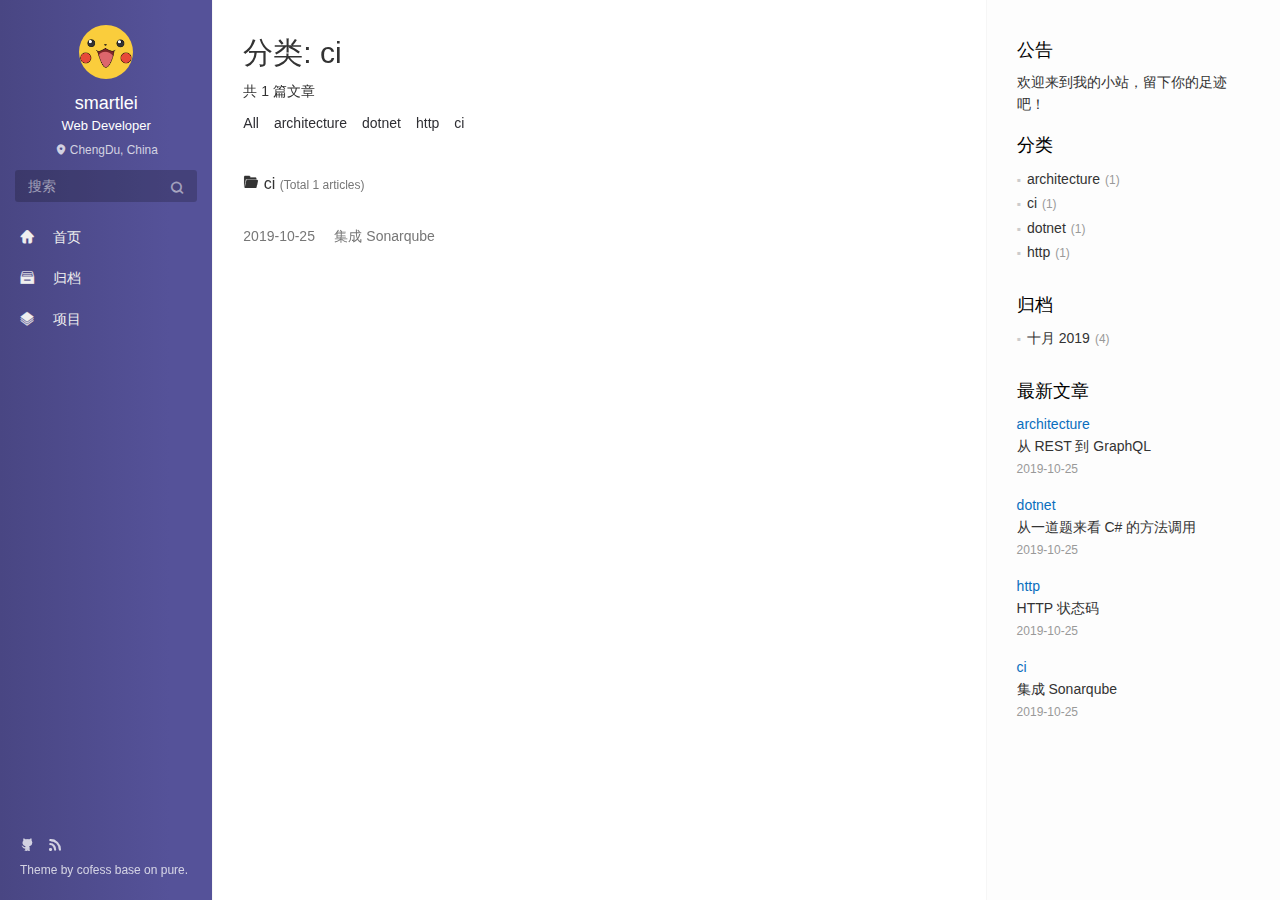
<file: categories/ci/index.html>
<!DOCTYPE html>
<html lang=zh>
<head><meta name="generator" content="Hexo 3.9.0">
  <meta charset="utf-8">
  
  <meta http-equiv="X-UA-Compatible" content="IE=edge,chrome=1">
  <meta name="viewport" content="width=device-width, initial-scale=1, maximum-scale=1, minimum-scale=1, user-scalable=no, minimal-ui">
  <meta name="renderer" content="webkit">
  <meta http-equiv="Cache-Control" content="no-transform">
  <meta http-equiv="Cache-Control" content="no-siteapp">
  <meta name="apple-mobile-web-app-capable" content="yes">
  <meta name="apple-mobile-web-app-status-bar-style" content="black">
  <meta name="format-detection" content="telephone=no,email=no,adress=no">
  <!-- Color theme for statusbar -->
  <meta name="theme-color" content="#000000">
  <!-- 强制页面在当前窗口以独立页面显示,防止别人在框架里调用页面 -->
  <meta http-equiv="window-target" content="_top">
  
  
  <title>分类: ci | smartlei</title>
  <meta property="og:type" content="website">
<meta property="og:title" content="Lei Cai&#39;s Blog">
<meta property="og:url" content="https://smartlei24.github.io/categories/ci/index.html">
<meta property="og:site_name" content="Lei Cai&#39;s Blog">
<meta property="og:locale" content="zh-CN">
<meta name="twitter:card" content="summary">
<meta name="twitter:title" content="Lei Cai&#39;s Blog">
  <!-- Canonical links -->
  <link rel="canonical" href="https://smartlei24.github.io/categories/ci/index.html">
  
    <link rel="alternate" href="/atom.xml" title="Lei Cai&#39;s Blog" type="application/atom+xml">
  
  
    <link rel="icon" href="/favicon.png" type="image/x-icon">
  
  <link rel="stylesheet" href="/css/style.css">
  
  
  
  
</head>


<body class="main-center theme-purple" itemscope itemtype="http://schema.org/WebPage">
  <header class="header" itemscope itemtype="http://schema.org/WPHeader">
  <div class="slimContent">
    <div class="navbar-header">
      
      
      <div class="profile-block text-center">
        <a id="avatar" href="https://github.com/smartlei24" target="_blank">
          <img class="img-circle img-rotate" src="/../images/logo.jpg" width="200" height="200">
        </a>
        <h2 id="name" class="hidden-xs hidden-sm">smartlei</h2>
        <h3 id="title" class="hidden-xs hidden-sm hidden-md">Web Developer</h3>
        <small id="location" class="text-muted hidden-xs hidden-sm"><i class="icon icon-map-marker"></i> ChengDu, China</small>
      </div>
      
      <div class="search" id="search-form-wrap">

    <form class="search-form sidebar-form">
        <div class="input-group">
            <input type="text" class="search-form-input form-control" placeholder="搜索" />
            <span class="input-group-btn">
                <button type="submit" class="search-form-submit btn btn-flat" onclick="return false;"><i class="icon icon-search"></i></button>
            </span>
        </div>
    </form>
    <div class="ins-search">
  <div class="ins-search-mask"></div>
  <div class="ins-search-container">
    <div class="ins-input-wrapper">
      <input type="text" class="ins-search-input" placeholder="想要查找什么..." x-webkit-speech />
      <button type="button" class="close ins-close ins-selectable" data-dismiss="modal" aria-label="Close"><span aria-hidden="true">×</span></button>
    </div>
    <div class="ins-section-wrapper">
      <div class="ins-section-container"></div>
    </div>
  </div>
</div>


</div>
      <button class="navbar-toggle collapsed" type="button" data-toggle="collapse" data-target="#main-navbar" aria-controls="main-navbar" aria-expanded="false">
        <span class="sr-only">Toggle navigation</span>
        <span class="icon-bar"></span>
        <span class="icon-bar"></span>
        <span class="icon-bar"></span>
      </button>
    </div>
    <nav id="main-navbar" class="collapse navbar-collapse" itemscope itemtype="http://schema.org/SiteNavigationElement" role="navigation">
      <ul class="nav navbar-nav main-nav ">
        
        
        <li class="menu-item menu-item-home">
          <a href="/.">
            
            <i class="icon icon-home-fill"></i>
            
            <span class="menu-title">首页</span>
          </a>
        </li>
        
        
        <li class="menu-item menu-item-archives">
          <a href="/archives">
            
            <i class="icon icon-archives-fill"></i>
            
            <span class="menu-title">归档</span>
          </a>
        </li>
        
        
        <li class="menu-item menu-item-repository">
          <a href="/repository">
            
            <i class="icon icon-project"></i>
            
            <span class="menu-title">项目</span>
          </a>
        </li>
        
      </ul>
      
	
    <ul class="social-links">
    	
        <li><a href="https://github.com/smartlei24" target="_blank" title="Github" data-toggle=tooltip data-placement=top><i class="icon icon-github"></i></a></li>
        
        <li><a href="/atom.xml" target="_blank" title="Rss" data-toggle=tooltip data-placement=top><i class="icon icon-rss"></i></a></li>
        
    </ul>

    </nav>
  </div>
</header>

  
    <aside class="sidebar" itemscope itemtype="http://schema.org/WPSideBar">
  <div class="slimContent">
    
      <div class="widget">
    <h3 class="widget-title">公告</h3>
    <div class="widget-body">
        <div id="board">
            <div class="content">
                <p>欢迎来到我的小站，留下你的足迹吧！</p>
            </div>
        </div>
    </div>
</div>

    
      
  <div class="widget">
    <h3 class="widget-title">分类</h3>
    <div class="widget-body">
      <ul class="category-list"><li class="category-list-item"><a class="category-list-link" href="/categories/architecture/">architecture</a><span class="category-list-count">1</span></li><li class="category-list-item"><a class="category-list-link" href="/categories/ci/">ci</a><span class="category-list-count">1</span></li><li class="category-list-item"><a class="category-list-link" href="/categories/dotnet/">dotnet</a><span class="category-list-count">1</span></li><li class="category-list-item"><a class="category-list-link" href="/categories/http/">http</a><span class="category-list-count">1</span></li></ul>
    </div>
  </div>


    
      

    
      
    
      
  <div class="widget">
    <h3 class="widget-title">归档</h3>
    <div class="widget-body">
      <ul class="archive-list"><li class="archive-list-item"><a class="archive-list-link" href="/archives/2019/10/">十月 2019</a><span class="archive-list-count">4</span></li></ul>
    </div>
  </div>


    
      
  <div class="widget">
    <h3 class="widget-title">最新文章</h3>
    <div class="widget-body">
      <ul class="recent-post-list list-unstyled no-thumbnail">
        
          <li>
            
            <div class="item-inner">
              <p class="item-category">
                <a class="category-link" href="/categories/architecture/">architecture</a>
              </p>
              <p class="item-title">
                <a href="/2019/10/25/architecture/从 REST 到 GraphQL/" class="title">从 REST 到 GraphQL</a>
              </p>
              <p class="item-date">
                <time datetime="2019-10-25T09:43:13.382Z" itemprop="datePublished">2019-10-25</time>
              </p>
            </div>
          </li>
          
          <li>
            
            <div class="item-inner">
              <p class="item-category">
                <a class="category-link" href="/categories/dotnet/">dotnet</a>
              </p>
              <p class="item-title">
                <a href="/2019/10/25/dotnet/call_method/" class="title">从一道题来看 C# 的方法调用</a>
              </p>
              <p class="item-date">
                <time datetime="2019-10-25T09:41:36.288Z" itemprop="datePublished">2019-10-25</time>
              </p>
            </div>
          </li>
          
          <li>
            
            <div class="item-inner">
              <p class="item-category">
                <a class="category-link" href="/categories/http/">http</a>
              </p>
              <p class="item-title">
                <a href="/2019/10/25/http/http-status-code/" class="title">HTTP 状态码</a>
              </p>
              <p class="item-date">
                <time datetime="2019-10-25T09:41:36.288Z" itemprop="datePublished">2019-10-25</time>
              </p>
            </div>
          </li>
          
          <li>
            
            <div class="item-inner">
              <p class="item-category">
                <a class="category-link" href="/categories/ci/">ci</a>
              </p>
              <p class="item-title">
                <a href="/2019/10/25/ci/sonarqube-integrated/" class="title">集成 Sonarqube</a>
              </p>
              <p class="item-date">
                <time datetime="2019-10-25T09:41:36.288Z" itemprop="datePublished">2019-10-25</time>
              </p>
            </div>
          </li>
          
      </ul>
    </div>
  </div>
  

    
  </div>
</aside>

  
  <main class="main" role="main">
  <article class="content article article-categories article-type-list" itemscope="">
    <header class="article-header">
      <h1 itemprop="name" class="hidden-xs">分类: ci</h1>
      <p class="hidden-xs">共 1 篇文章</p>
      <nav role="navigation" id="nav-main" class="okayNav">
        <ul>
          <li><a href="/categories">All</a></li>
          
          <li><a href="/categories/architecture/">architecture</a></li>
          
          <li><a href="/categories/dotnet/">dotnet</a></li>
          
          <li><a href="/categories/http/">http</a></li>
          
          <li><a href="/categories/ci/">ci</a></li>
          
        </ul>
      </nav>
    </header>
    <!-- /header -->
    <div class="article-body">
      <div class="panel panel-default b-no">
    <div class="panel-heading" role="tab">
        <h4 class="panel-title">
            <a data-toggle="collapse" href="#collapseci" aria-expanded="true">
              <i class="icon icon-folder text-active"></i><i class="icon icon-folder-open text"></i>
              ci
            </a>
            <small class="text-muted">(Total 1 articles)</small>
        </h4>
    </div>
    <div id="collapseci" class="panel-collapse collapse in" role="tabpanel" aria-labelledby="headingci">
        <div class="panel-body">
            <div class="collection">
              
                
<a href="/2019/10/25/ci/sonarqube-integrated/" class="collection-item" target="_blank" itemprop="url">
  <time datetime="2019-10-25T09:41:36.288Z" itemprop="datePublished">2019-10-25</time>
  <span>&nbsp;&nbsp;&nbsp;</span> 集成 Sonarqube
</a>


              
            </div>
        </div>
    </div>
</div>
    </div>
  </article>
   
</main>

  <footer class="footer" itemscope itemtype="http://schema.org/WPFooter">
	
	
    <ul class="social-links">
    	
        <li><a href="https://github.com/smartlei24" target="_blank" title="Github" data-toggle=tooltip data-placement=top><i class="icon icon-github"></i></a></li>
        
        <li><a href="/atom.xml" target="_blank" title="Rss" data-toggle=tooltip data-placement=top><i class="icon icon-rss"></i></a></li>
        
    </ul>

    <div class="copyright">
    	
        <div class="publishby">
        	Theme by <a href="https://github.com/cofess" target="_blank"> cofess </a>base on <a href="https://github.com/cofess/hexo-theme-pure" target="_blank">pure</a>.
        </div>
    </div>
</footer>
  <script src="//cdn.jsdelivr.net/npm/jquery@1.12.4/dist/jquery.min.js"></script>
<script>
window.jQuery || document.write('<script src="js/jquery.min.js"><\/script>')
</script>
<script src="/js/plugin.min.js"></script>
<script src="/js/application.js"></script>

    <script>
(function (window) {
    var INSIGHT_CONFIG = {
        TRANSLATION: {
            POSTS: '文章',
            PAGES: '页面',
            CATEGORIES: '分类',
            TAGS: '标签',
            UNTITLED: '(未命名)',
        },
        ROOT_URL: '/',
        CONTENT_URL: '/content.json',
    };
    window.INSIGHT_CONFIG = INSIGHT_CONFIG;
})(window);
</script>
<script src="/js/insight.js"></script>











</body>
</html>
</file>
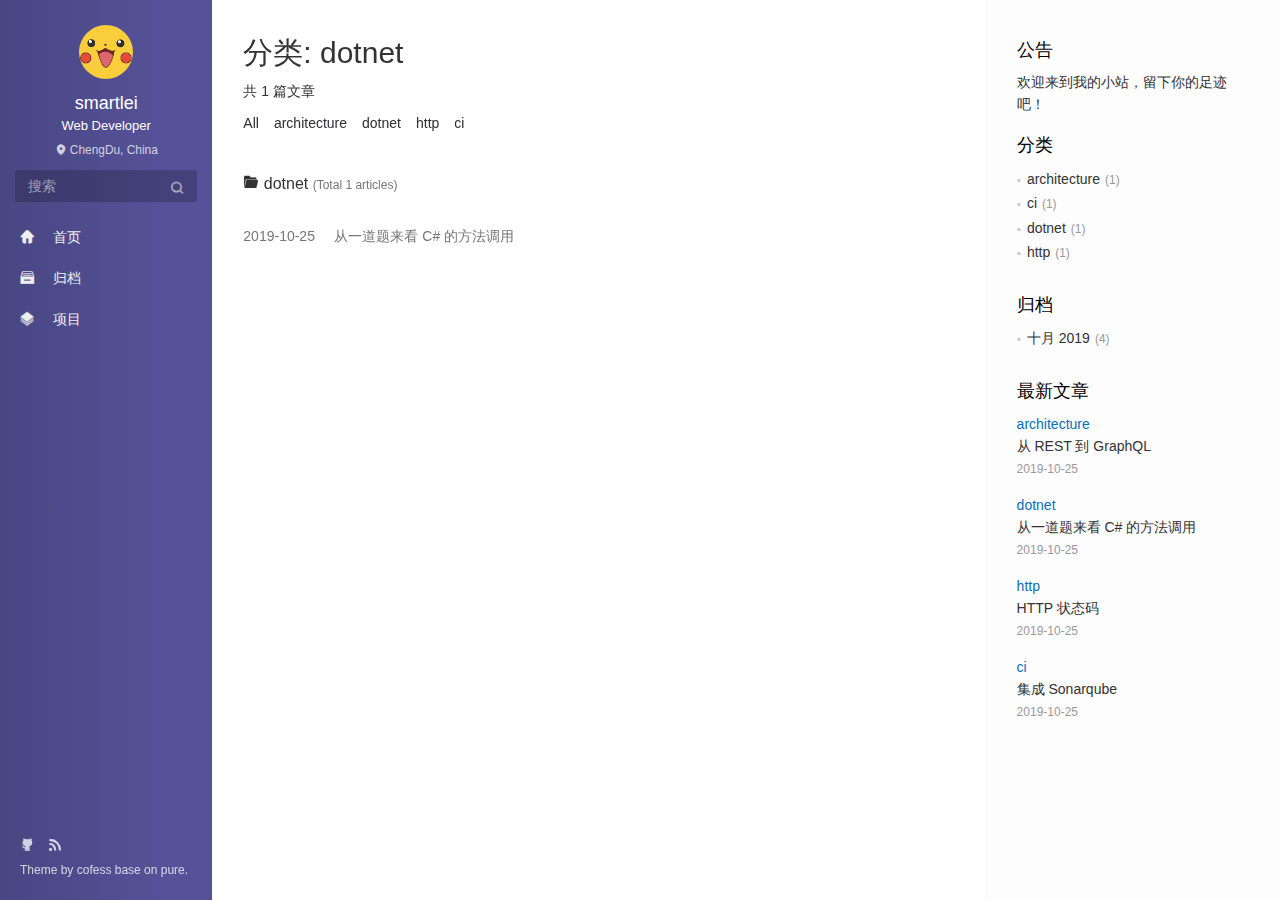
<file: categories/dotnet/index.html>
<!DOCTYPE html>
<html lang=zh>
<head><meta name="generator" content="Hexo 3.9.0">
  <meta charset="utf-8">
  
  <meta http-equiv="X-UA-Compatible" content="IE=edge,chrome=1">
  <meta name="viewport" content="width=device-width, initial-scale=1, maximum-scale=1, minimum-scale=1, user-scalable=no, minimal-ui">
  <meta name="renderer" content="webkit">
  <meta http-equiv="Cache-Control" content="no-transform">
  <meta http-equiv="Cache-Control" content="no-siteapp">
  <meta name="apple-mobile-web-app-capable" content="yes">
  <meta name="apple-mobile-web-app-status-bar-style" content="black">
  <meta name="format-detection" content="telephone=no,email=no,adress=no">
  <!-- Color theme for statusbar -->
  <meta name="theme-color" content="#000000">
  <!-- 强制页面在当前窗口以独立页面显示,防止别人在框架里调用页面 -->
  <meta http-equiv="window-target" content="_top">
  
  
  <title>分类: dotnet | smartlei</title>
  <meta property="og:type" content="website">
<meta property="og:title" content="Lei Cai&#39;s Blog">
<meta property="og:url" content="https://smartlei24.github.io/categories/dotnet/index.html">
<meta property="og:site_name" content="Lei Cai&#39;s Blog">
<meta property="og:locale" content="zh-CN">
<meta name="twitter:card" content="summary">
<meta name="twitter:title" content="Lei Cai&#39;s Blog">
  <!-- Canonical links -->
  <link rel="canonical" href="https://smartlei24.github.io/categories/dotnet/index.html">
  
    <link rel="alternate" href="/atom.xml" title="Lei Cai&#39;s Blog" type="application/atom+xml">
  
  
    <link rel="icon" href="/favicon.png" type="image/x-icon">
  
  <link rel="stylesheet" href="/css/style.css">
  
  
  
  
</head>


<body class="main-center theme-purple" itemscope itemtype="http://schema.org/WebPage">
  <header class="header" itemscope itemtype="http://schema.org/WPHeader">
  <div class="slimContent">
    <div class="navbar-header">
      
      
      <div class="profile-block text-center">
        <a id="avatar" href="https://github.com/smartlei24" target="_blank">
          <img class="img-circle img-rotate" src="/../images/logo.jpg" width="200" height="200">
        </a>
        <h2 id="name" class="hidden-xs hidden-sm">smartlei</h2>
        <h3 id="title" class="hidden-xs hidden-sm hidden-md">Web Developer</h3>
        <small id="location" class="text-muted hidden-xs hidden-sm"><i class="icon icon-map-marker"></i> ChengDu, China</small>
      </div>
      
      <div class="search" id="search-form-wrap">

    <form class="search-form sidebar-form">
        <div class="input-group">
            <input type="text" class="search-form-input form-control" placeholder="搜索" />
            <span class="input-group-btn">
                <button type="submit" class="search-form-submit btn btn-flat" onclick="return false;"><i class="icon icon-search"></i></button>
            </span>
        </div>
    </form>
    <div class="ins-search">
  <div class="ins-search-mask"></div>
  <div class="ins-search-container">
    <div class="ins-input-wrapper">
      <input type="text" class="ins-search-input" placeholder="想要查找什么..." x-webkit-speech />
      <button type="button" class="close ins-close ins-selectable" data-dismiss="modal" aria-label="Close"><span aria-hidden="true">×</span></button>
    </div>
    <div class="ins-section-wrapper">
      <div class="ins-section-container"></div>
    </div>
  </div>
</div>


</div>
      <button class="navbar-toggle collapsed" type="button" data-toggle="collapse" data-target="#main-navbar" aria-controls="main-navbar" aria-expanded="false">
        <span class="sr-only">Toggle navigation</span>
        <span class="icon-bar"></span>
        <span class="icon-bar"></span>
        <span class="icon-bar"></span>
      </button>
    </div>
    <nav id="main-navbar" class="collapse navbar-collapse" itemscope itemtype="http://schema.org/SiteNavigationElement" role="navigation">
      <ul class="nav navbar-nav main-nav ">
        
        
        <li class="menu-item menu-item-home">
          <a href="/.">
            
            <i class="icon icon-home-fill"></i>
            
            <span class="menu-title">首页</span>
          </a>
        </li>
        
        
        <li class="menu-item menu-item-archives">
          <a href="/archives">
            
            <i class="icon icon-archives-fill"></i>
            
            <span class="menu-title">归档</span>
          </a>
        </li>
        
        
        <li class="menu-item menu-item-repository">
          <a href="/repository">
            
            <i class="icon icon-project"></i>
            
            <span class="menu-title">项目</span>
          </a>
        </li>
        
      </ul>
      
	
    <ul class="social-links">
    	
        <li><a href="https://github.com/smartlei24" target="_blank" title="Github" data-toggle=tooltip data-placement=top><i class="icon icon-github"></i></a></li>
        
        <li><a href="/atom.xml" target="_blank" title="Rss" data-toggle=tooltip data-placement=top><i class="icon icon-rss"></i></a></li>
        
    </ul>

    </nav>
  </div>
</header>

  
    <aside class="sidebar" itemscope itemtype="http://schema.org/WPSideBar">
  <div class="slimContent">
    
      <div class="widget">
    <h3 class="widget-title">公告</h3>
    <div class="widget-body">
        <div id="board">
            <div class="content">
                <p>欢迎来到我的小站，留下你的足迹吧！</p>
            </div>
        </div>
    </div>
</div>

    
      
  <div class="widget">
    <h3 class="widget-title">分类</h3>
    <div class="widget-body">
      <ul class="category-list"><li class="category-list-item"><a class="category-list-link" href="/categories/architecture/">architecture</a><span class="category-list-count">1</span></li><li class="category-list-item"><a class="category-list-link" href="/categories/ci/">ci</a><span class="category-list-count">1</span></li><li class="category-list-item"><a class="category-list-link" href="/categories/dotnet/">dotnet</a><span class="category-list-count">1</span></li><li class="category-list-item"><a class="category-list-link" href="/categories/http/">http</a><span class="category-list-count">1</span></li></ul>
    </div>
  </div>


    
      

    
      
    
      
  <div class="widget">
    <h3 class="widget-title">归档</h3>
    <div class="widget-body">
      <ul class="archive-list"><li class="archive-list-item"><a class="archive-list-link" href="/archives/2019/10/">十月 2019</a><span class="archive-list-count">4</span></li></ul>
    </div>
  </div>


    
      
  <div class="widget">
    <h3 class="widget-title">最新文章</h3>
    <div class="widget-body">
      <ul class="recent-post-list list-unstyled no-thumbnail">
        
          <li>
            
            <div class="item-inner">
              <p class="item-category">
                <a class="category-link" href="/categories/architecture/">architecture</a>
              </p>
              <p class="item-title">
                <a href="/2019/10/25/architecture/从 REST 到 GraphQL/" class="title">从 REST 到 GraphQL</a>
              </p>
              <p class="item-date">
                <time datetime="2019-10-25T09:43:13.382Z" itemprop="datePublished">2019-10-25</time>
              </p>
            </div>
          </li>
          
          <li>
            
            <div class="item-inner">
              <p class="item-category">
                <a class="category-link" href="/categories/dotnet/">dotnet</a>
              </p>
              <p class="item-title">
                <a href="/2019/10/25/dotnet/call_method/" class="title">从一道题来看 C# 的方法调用</a>
              </p>
              <p class="item-date">
                <time datetime="2019-10-25T09:41:36.288Z" itemprop="datePublished">2019-10-25</time>
              </p>
            </div>
          </li>
          
          <li>
            
            <div class="item-inner">
              <p class="item-category">
                <a class="category-link" href="/categories/http/">http</a>
              </p>
              <p class="item-title">
                <a href="/2019/10/25/http/http-status-code/" class="title">HTTP 状态码</a>
              </p>
              <p class="item-date">
                <time datetime="2019-10-25T09:41:36.288Z" itemprop="datePublished">2019-10-25</time>
              </p>
            </div>
          </li>
          
          <li>
            
            <div class="item-inner">
              <p class="item-category">
                <a class="category-link" href="/categories/ci/">ci</a>
              </p>
              <p class="item-title">
                <a href="/2019/10/25/ci/sonarqube-integrated/" class="title">集成 Sonarqube</a>
              </p>
              <p class="item-date">
                <time datetime="2019-10-25T09:41:36.288Z" itemprop="datePublished">2019-10-25</time>
              </p>
            </div>
          </li>
          
      </ul>
    </div>
  </div>
  

    
  </div>
</aside>

  
  <main class="main" role="main">
  <article class="content article article-categories article-type-list" itemscope="">
    <header class="article-header">
      <h1 itemprop="name" class="hidden-xs">分类: dotnet</h1>
      <p class="hidden-xs">共 1 篇文章</p>
      <nav role="navigation" id="nav-main" class="okayNav">
        <ul>
          <li><a href="/categories">All</a></li>
          
          <li><a href="/categories/architecture/">architecture</a></li>
          
          <li><a href="/categories/dotnet/">dotnet</a></li>
          
          <li><a href="/categories/http/">http</a></li>
          
          <li><a href="/categories/ci/">ci</a></li>
          
        </ul>
      </nav>
    </header>
    <!-- /header -->
    <div class="article-body">
      <div class="panel panel-default b-no">
    <div class="panel-heading" role="tab">
        <h4 class="panel-title">
            <a data-toggle="collapse" href="#collapsedotnet" aria-expanded="true">
              <i class="icon icon-folder text-active"></i><i class="icon icon-folder-open text"></i>
              dotnet
            </a>
            <small class="text-muted">(Total 1 articles)</small>
        </h4>
    </div>
    <div id="collapsedotnet" class="panel-collapse collapse in" role="tabpanel" aria-labelledby="headingdotnet">
        <div class="panel-body">
            <div class="collection">
              
                
<a href="/2019/10/25/dotnet/call_method/" class="collection-item" target="_blank" itemprop="url">
  <time datetime="2019-10-25T09:41:36.288Z" itemprop="datePublished">2019-10-25</time>
  <span>&nbsp;&nbsp;&nbsp;</span> 从一道题来看 C# 的方法调用
</a>


              
            </div>
        </div>
    </div>
</div>
    </div>
  </article>
   
</main>

  <footer class="footer" itemscope itemtype="http://schema.org/WPFooter">
	
	
    <ul class="social-links">
    	
        <li><a href="https://github.com/smartlei24" target="_blank" title="Github" data-toggle=tooltip data-placement=top><i class="icon icon-github"></i></a></li>
        
        <li><a href="/atom.xml" target="_blank" title="Rss" data-toggle=tooltip data-placement=top><i class="icon icon-rss"></i></a></li>
        
    </ul>

    <div class="copyright">
    	
        <div class="publishby">
        	Theme by <a href="https://github.com/cofess" target="_blank"> cofess </a>base on <a href="https://github.com/cofess/hexo-theme-pure" target="_blank">pure</a>.
        </div>
    </div>
</footer>
  <script src="//cdn.jsdelivr.net/npm/jquery@1.12.4/dist/jquery.min.js"></script>
<script>
window.jQuery || document.write('<script src="js/jquery.min.js"><\/script>')
</script>
<script src="/js/plugin.min.js"></script>
<script src="/js/application.js"></script>

    <script>
(function (window) {
    var INSIGHT_CONFIG = {
        TRANSLATION: {
            POSTS: '文章',
            PAGES: '页面',
            CATEGORIES: '分类',
            TAGS: '标签',
            UNTITLED: '(未命名)',
        },
        ROOT_URL: '/',
        CONTENT_URL: '/content.json',
    };
    window.INSIGHT_CONFIG = INSIGHT_CONFIG;
})(window);
</script>
<script src="/js/insight.js"></script>











</body>
</html>
</file>
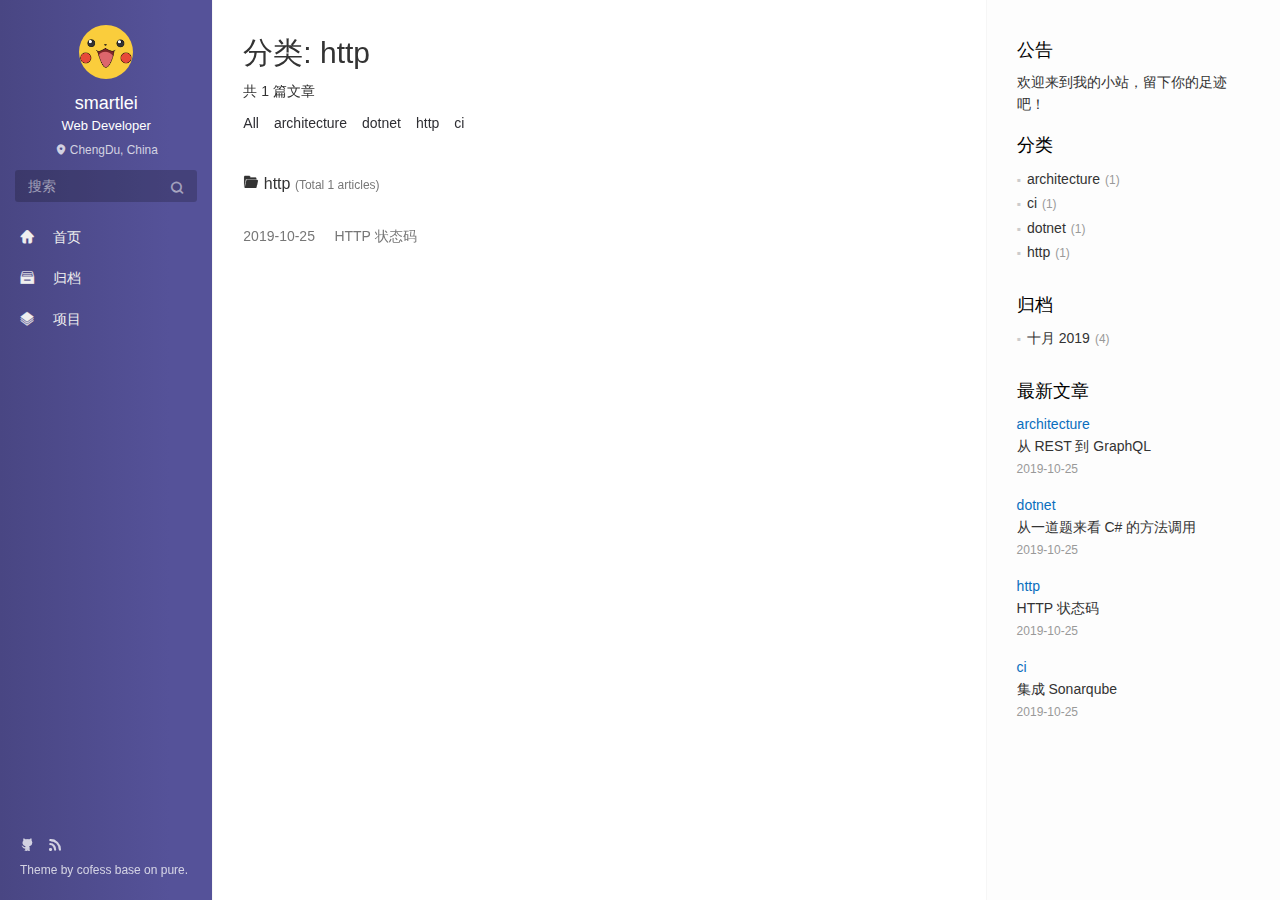
<file: categories/http/index.html>
<!DOCTYPE html>
<html lang=zh>
<head><meta name="generator" content="Hexo 3.9.0">
  <meta charset="utf-8">
  
  <meta http-equiv="X-UA-Compatible" content="IE=edge,chrome=1">
  <meta name="viewport" content="width=device-width, initial-scale=1, maximum-scale=1, minimum-scale=1, user-scalable=no, minimal-ui">
  <meta name="renderer" content="webkit">
  <meta http-equiv="Cache-Control" content="no-transform">
  <meta http-equiv="Cache-Control" content="no-siteapp">
  <meta name="apple-mobile-web-app-capable" content="yes">
  <meta name="apple-mobile-web-app-status-bar-style" content="black">
  <meta name="format-detection" content="telephone=no,email=no,adress=no">
  <!-- Color theme for statusbar -->
  <meta name="theme-color" content="#000000">
  <!-- 强制页面在当前窗口以独立页面显示,防止别人在框架里调用页面 -->
  <meta http-equiv="window-target" content="_top">
  
  
  <title>分类: http | smartlei</title>
  <meta property="og:type" content="website">
<meta property="og:title" content="Lei Cai&#39;s Blog">
<meta property="og:url" content="https://smartlei24.github.io/categories/http/index.html">
<meta property="og:site_name" content="Lei Cai&#39;s Blog">
<meta property="og:locale" content="zh-CN">
<meta name="twitter:card" content="summary">
<meta name="twitter:title" content="Lei Cai&#39;s Blog">
  <!-- Canonical links -->
  <link rel="canonical" href="https://smartlei24.github.io/categories/http/index.html">
  
    <link rel="alternate" href="/atom.xml" title="Lei Cai&#39;s Blog" type="application/atom+xml">
  
  
    <link rel="icon" href="/favicon.png" type="image/x-icon">
  
  <link rel="stylesheet" href="/css/style.css">
  
  
  
  
</head>


<body class="main-center theme-purple" itemscope itemtype="http://schema.org/WebPage">
  <header class="header" itemscope itemtype="http://schema.org/WPHeader">
  <div class="slimContent">
    <div class="navbar-header">
      
      
      <div class="profile-block text-center">
        <a id="avatar" href="https://github.com/smartlei24" target="_blank">
          <img class="img-circle img-rotate" src="/../images/logo.jpg" width="200" height="200">
        </a>
        <h2 id="name" class="hidden-xs hidden-sm">smartlei</h2>
        <h3 id="title" class="hidden-xs hidden-sm hidden-md">Web Developer</h3>
        <small id="location" class="text-muted hidden-xs hidden-sm"><i class="icon icon-map-marker"></i> ChengDu, China</small>
      </div>
      
      <div class="search" id="search-form-wrap">

    <form class="search-form sidebar-form">
        <div class="input-group">
            <input type="text" class="search-form-input form-control" placeholder="搜索" />
            <span class="input-group-btn">
                <button type="submit" class="search-form-submit btn btn-flat" onclick="return false;"><i class="icon icon-search"></i></button>
            </span>
        </div>
    </form>
    <div class="ins-search">
  <div class="ins-search-mask"></div>
  <div class="ins-search-container">
    <div class="ins-input-wrapper">
      <input type="text" class="ins-search-input" placeholder="想要查找什么..." x-webkit-speech />
      <button type="button" class="close ins-close ins-selectable" data-dismiss="modal" aria-label="Close"><span aria-hidden="true">×</span></button>
    </div>
    <div class="ins-section-wrapper">
      <div class="ins-section-container"></div>
    </div>
  </div>
</div>


</div>
      <button class="navbar-toggle collapsed" type="button" data-toggle="collapse" data-target="#main-navbar" aria-controls="main-navbar" aria-expanded="false">
        <span class="sr-only">Toggle navigation</span>
        <span class="icon-bar"></span>
        <span class="icon-bar"></span>
        <span class="icon-bar"></span>
      </button>
    </div>
    <nav id="main-navbar" class="collapse navbar-collapse" itemscope itemtype="http://schema.org/SiteNavigationElement" role="navigation">
      <ul class="nav navbar-nav main-nav ">
        
        
        <li class="menu-item menu-item-home">
          <a href="/.">
            
            <i class="icon icon-home-fill"></i>
            
            <span class="menu-title">首页</span>
          </a>
        </li>
        
        
        <li class="menu-item menu-item-archives">
          <a href="/archives">
            
            <i class="icon icon-archives-fill"></i>
            
            <span class="menu-title">归档</span>
          </a>
        </li>
        
        
        <li class="menu-item menu-item-repository">
          <a href="/repository">
            
            <i class="icon icon-project"></i>
            
            <span class="menu-title">项目</span>
          </a>
        </li>
        
      </ul>
      
	
    <ul class="social-links">
    	
        <li><a href="https://github.com/smartlei24" target="_blank" title="Github" data-toggle=tooltip data-placement=top><i class="icon icon-github"></i></a></li>
        
        <li><a href="/atom.xml" target="_blank" title="Rss" data-toggle=tooltip data-placement=top><i class="icon icon-rss"></i></a></li>
        
    </ul>

    </nav>
  </div>
</header>

  
    <aside class="sidebar" itemscope itemtype="http://schema.org/WPSideBar">
  <div class="slimContent">
    
      <div class="widget">
    <h3 class="widget-title">公告</h3>
    <div class="widget-body">
        <div id="board">
            <div class="content">
                <p>欢迎来到我的小站，留下你的足迹吧！</p>
            </div>
        </div>
    </div>
</div>

    
      
  <div class="widget">
    <h3 class="widget-title">分类</h3>
    <div class="widget-body">
      <ul class="category-list"><li class="category-list-item"><a class="category-list-link" href="/categories/architecture/">architecture</a><span class="category-list-count">1</span></li><li class="category-list-item"><a class="category-list-link" href="/categories/ci/">ci</a><span class="category-list-count">1</span></li><li class="category-list-item"><a class="category-list-link" href="/categories/dotnet/">dotnet</a><span class="category-list-count">1</span></li><li class="category-list-item"><a class="category-list-link" href="/categories/http/">http</a><span class="category-list-count">1</span></li></ul>
    </div>
  </div>


    
      

    
      
    
      
  <div class="widget">
    <h3 class="widget-title">归档</h3>
    <div class="widget-body">
      <ul class="archive-list"><li class="archive-list-item"><a class="archive-list-link" href="/archives/2019/10/">十月 2019</a><span class="archive-list-count">4</span></li></ul>
    </div>
  </div>


    
      
  <div class="widget">
    <h3 class="widget-title">最新文章</h3>
    <div class="widget-body">
      <ul class="recent-post-list list-unstyled no-thumbnail">
        
          <li>
            
            <div class="item-inner">
              <p class="item-category">
                <a class="category-link" href="/categories/architecture/">architecture</a>
              </p>
              <p class="item-title">
                <a href="/2019/10/25/architecture/从 REST 到 GraphQL/" class="title">从 REST 到 GraphQL</a>
              </p>
              <p class="item-date">
                <time datetime="2019-10-25T09:43:13.382Z" itemprop="datePublished">2019-10-25</time>
              </p>
            </div>
          </li>
          
          <li>
            
            <div class="item-inner">
              <p class="item-category">
                <a class="category-link" href="/categories/dotnet/">dotnet</a>
              </p>
              <p class="item-title">
                <a href="/2019/10/25/dotnet/call_method/" class="title">从一道题来看 C# 的方法调用</a>
              </p>
              <p class="item-date">
                <time datetime="2019-10-25T09:41:36.288Z" itemprop="datePublished">2019-10-25</time>
              </p>
            </div>
          </li>
          
          <li>
            
            <div class="item-inner">
              <p class="item-category">
                <a class="category-link" href="/categories/http/">http</a>
              </p>
              <p class="item-title">
                <a href="/2019/10/25/http/http-status-code/" class="title">HTTP 状态码</a>
              </p>
              <p class="item-date">
                <time datetime="2019-10-25T09:41:36.288Z" itemprop="datePublished">2019-10-25</time>
              </p>
            </div>
          </li>
          
          <li>
            
            <div class="item-inner">
              <p class="item-category">
                <a class="category-link" href="/categories/ci/">ci</a>
              </p>
              <p class="item-title">
                <a href="/2019/10/25/ci/sonarqube-integrated/" class="title">集成 Sonarqube</a>
              </p>
              <p class="item-date">
                <time datetime="2019-10-25T09:41:36.288Z" itemprop="datePublished">2019-10-25</time>
              </p>
            </div>
          </li>
          
      </ul>
    </div>
  </div>
  

    
  </div>
</aside>

  
  <main class="main" role="main">
  <article class="content article article-categories article-type-list" itemscope="">
    <header class="article-header">
      <h1 itemprop="name" class="hidden-xs">分类: http</h1>
      <p class="hidden-xs">共 1 篇文章</p>
      <nav role="navigation" id="nav-main" class="okayNav">
        <ul>
          <li><a href="/categories">All</a></li>
          
          <li><a href="/categories/architecture/">architecture</a></li>
          
          <li><a href="/categories/dotnet/">dotnet</a></li>
          
          <li><a href="/categories/http/">http</a></li>
          
          <li><a href="/categories/ci/">ci</a></li>
          
        </ul>
      </nav>
    </header>
    <!-- /header -->
    <div class="article-body">
      <div class="panel panel-default b-no">
    <div class="panel-heading" role="tab">
        <h4 class="panel-title">
            <a data-toggle="collapse" href="#collapsehttp" aria-expanded="true">
              <i class="icon icon-folder text-active"></i><i class="icon icon-folder-open text"></i>
              http
            </a>
            <small class="text-muted">(Total 1 articles)</small>
        </h4>
    </div>
    <div id="collapsehttp" class="panel-collapse collapse in" role="tabpanel" aria-labelledby="headinghttp">
        <div class="panel-body">
            <div class="collection">
              
                
<a href="/2019/10/25/http/http-status-code/" class="collection-item" target="_blank" itemprop="url">
  <time datetime="2019-10-25T09:41:36.288Z" itemprop="datePublished">2019-10-25</time>
  <span>&nbsp;&nbsp;&nbsp;</span> HTTP 状态码
</a>


              
            </div>
        </div>
    </div>
</div>
    </div>
  </article>
   
</main>

  <footer class="footer" itemscope itemtype="http://schema.org/WPFooter">
	
	
    <ul class="social-links">
    	
        <li><a href="https://github.com/smartlei24" target="_blank" title="Github" data-toggle=tooltip data-placement=top><i class="icon icon-github"></i></a></li>
        
        <li><a href="/atom.xml" target="_blank" title="Rss" data-toggle=tooltip data-placement=top><i class="icon icon-rss"></i></a></li>
        
    </ul>

    <div class="copyright">
    	
        <div class="publishby">
        	Theme by <a href="https://github.com/cofess" target="_blank"> cofess </a>base on <a href="https://github.com/cofess/hexo-theme-pure" target="_blank">pure</a>.
        </div>
    </div>
</footer>
  <script src="//cdn.jsdelivr.net/npm/jquery@1.12.4/dist/jquery.min.js"></script>
<script>
window.jQuery || document.write('<script src="js/jquery.min.js"><\/script>')
</script>
<script src="/js/plugin.min.js"></script>
<script src="/js/application.js"></script>

    <script>
(function (window) {
    var INSIGHT_CONFIG = {
        TRANSLATION: {
            POSTS: '文章',
            PAGES: '页面',
            CATEGORIES: '分类',
            TAGS: '标签',
            UNTITLED: '(未命名)',
        },
        ROOT_URL: '/',
        CONTENT_URL: '/content.json',
    };
    window.INSIGHT_CONFIG = INSIGHT_CONFIG;
})(window);
</script>
<script src="/js/insight.js"></script>











</body>
</html>
</file>
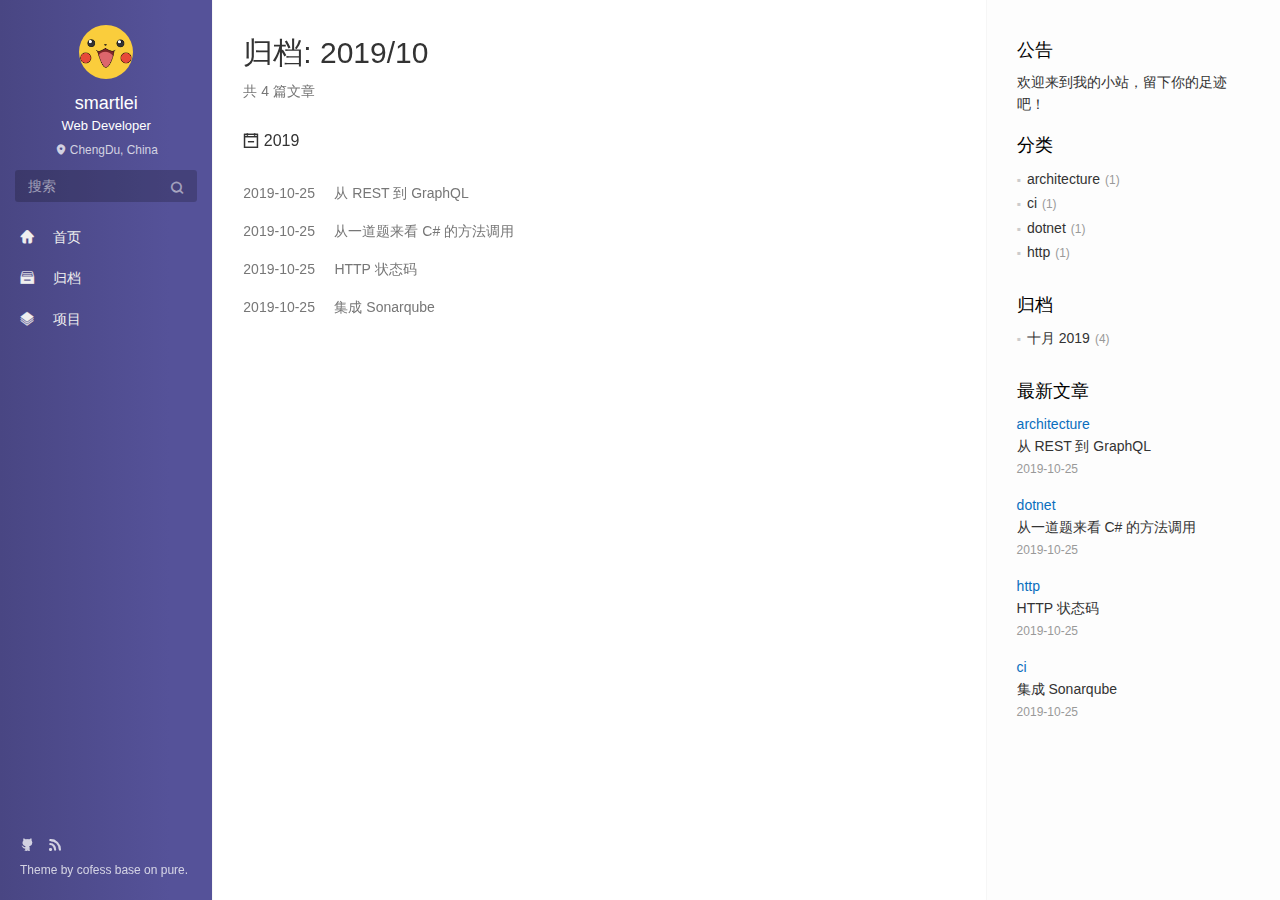
<file: archives/2019/10/index.html>
<!DOCTYPE html>
<html lang=zh>
<head><meta name="generator" content="Hexo 3.9.0">
  <meta charset="utf-8">
  
  <meta http-equiv="X-UA-Compatible" content="IE=edge,chrome=1">
  <meta name="viewport" content="width=device-width, initial-scale=1, maximum-scale=1, minimum-scale=1, user-scalable=no, minimal-ui">
  <meta name="renderer" content="webkit">
  <meta http-equiv="Cache-Control" content="no-transform">
  <meta http-equiv="Cache-Control" content="no-siteapp">
  <meta name="apple-mobile-web-app-capable" content="yes">
  <meta name="apple-mobile-web-app-status-bar-style" content="black">
  <meta name="format-detection" content="telephone=no,email=no,adress=no">
  <!-- Color theme for statusbar -->
  <meta name="theme-color" content="#000000">
  <!-- 强制页面在当前窗口以独立页面显示,防止别人在框架里调用页面 -->
  <meta http-equiv="window-target" content="_top">
  
  
  <title>归档: 2019/10 | smartlei</title>
  <meta property="og:type" content="website">
<meta property="og:title" content="Lei Cai&#39;s Blog">
<meta property="og:url" content="https://smartlei24.github.io/archives/2019/10/index.html">
<meta property="og:site_name" content="Lei Cai&#39;s Blog">
<meta property="og:locale" content="zh-CN">
<meta name="twitter:card" content="summary">
<meta name="twitter:title" content="Lei Cai&#39;s Blog">
  <!-- Canonical links -->
  <link rel="canonical" href="https://smartlei24.github.io/archives/2019/10/index.html">
  
    <link rel="alternate" href="/atom.xml" title="Lei Cai&#39;s Blog" type="application/atom+xml">
  
  
    <link rel="icon" href="/favicon.png" type="image/x-icon">
  
  <link rel="stylesheet" href="/css/style.css">
  
  
  
  
</head>


<body class="main-center theme-purple" itemscope itemtype="http://schema.org/WebPage">
  <header class="header" itemscope itemtype="http://schema.org/WPHeader">
  <div class="slimContent">
    <div class="navbar-header">
      
      
      <div class="profile-block text-center">
        <a id="avatar" href="https://github.com/smartlei24" target="_blank">
          <img class="img-circle img-rotate" src="/../images/logo.jpg" width="200" height="200">
        </a>
        <h2 id="name" class="hidden-xs hidden-sm">smartlei</h2>
        <h3 id="title" class="hidden-xs hidden-sm hidden-md">Web Developer</h3>
        <small id="location" class="text-muted hidden-xs hidden-sm"><i class="icon icon-map-marker"></i> ChengDu, China</small>
      </div>
      
      <div class="search" id="search-form-wrap">

    <form class="search-form sidebar-form">
        <div class="input-group">
            <input type="text" class="search-form-input form-control" placeholder="搜索" />
            <span class="input-group-btn">
                <button type="submit" class="search-form-submit btn btn-flat" onclick="return false;"><i class="icon icon-search"></i></button>
            </span>
        </div>
    </form>
    <div class="ins-search">
  <div class="ins-search-mask"></div>
  <div class="ins-search-container">
    <div class="ins-input-wrapper">
      <input type="text" class="ins-search-input" placeholder="想要查找什么..." x-webkit-speech />
      <button type="button" class="close ins-close ins-selectable" data-dismiss="modal" aria-label="Close"><span aria-hidden="true">×</span></button>
    </div>
    <div class="ins-section-wrapper">
      <div class="ins-section-container"></div>
    </div>
  </div>
</div>


</div>
      <button class="navbar-toggle collapsed" type="button" data-toggle="collapse" data-target="#main-navbar" aria-controls="main-navbar" aria-expanded="false">
        <span class="sr-only">Toggle navigation</span>
        <span class="icon-bar"></span>
        <span class="icon-bar"></span>
        <span class="icon-bar"></span>
      </button>
    </div>
    <nav id="main-navbar" class="collapse navbar-collapse" itemscope itemtype="http://schema.org/SiteNavigationElement" role="navigation">
      <ul class="nav navbar-nav main-nav ">
        
        
        <li class="menu-item menu-item-home">
          <a href="/.">
            
            <i class="icon icon-home-fill"></i>
            
            <span class="menu-title">首页</span>
          </a>
        </li>
        
        
        <li class="menu-item menu-item-archives">
          <a href="/archives">
            
            <i class="icon icon-archives-fill"></i>
            
            <span class="menu-title">归档</span>
          </a>
        </li>
        
        
        <li class="menu-item menu-item-repository">
          <a href="/repository">
            
            <i class="icon icon-project"></i>
            
            <span class="menu-title">项目</span>
          </a>
        </li>
        
      </ul>
      
	
    <ul class="social-links">
    	
        <li><a href="https://github.com/smartlei24" target="_blank" title="Github" data-toggle=tooltip data-placement=top><i class="icon icon-github"></i></a></li>
        
        <li><a href="/atom.xml" target="_blank" title="Rss" data-toggle=tooltip data-placement=top><i class="icon icon-rss"></i></a></li>
        
    </ul>

    </nav>
  </div>
</header>

  
    <aside class="sidebar" itemscope itemtype="http://schema.org/WPSideBar">
  <div class="slimContent">
    
      <div class="widget">
    <h3 class="widget-title">公告</h3>
    <div class="widget-body">
        <div id="board">
            <div class="content">
                <p>欢迎来到我的小站，留下你的足迹吧！</p>
            </div>
        </div>
    </div>
</div>

    
      
  <div class="widget">
    <h3 class="widget-title">分类</h3>
    <div class="widget-body">
      <ul class="category-list"><li class="category-list-item"><a class="category-list-link" href="/categories/architecture/">architecture</a><span class="category-list-count">1</span></li><li class="category-list-item"><a class="category-list-link" href="/categories/ci/">ci</a><span class="category-list-count">1</span></li><li class="category-list-item"><a class="category-list-link" href="/categories/dotnet/">dotnet</a><span class="category-list-count">1</span></li><li class="category-list-item"><a class="category-list-link" href="/categories/http/">http</a><span class="category-list-count">1</span></li></ul>
    </div>
  </div>


    
      

    
      
    
      
  <div class="widget">
    <h3 class="widget-title">归档</h3>
    <div class="widget-body">
      <ul class="archive-list"><li class="archive-list-item"><a class="archive-list-link" href="/archives/2019/10/">十月 2019</a><span class="archive-list-count">4</span></li></ul>
    </div>
  </div>


    
      
  <div class="widget">
    <h3 class="widget-title">最新文章</h3>
    <div class="widget-body">
      <ul class="recent-post-list list-unstyled no-thumbnail">
        
          <li>
            
            <div class="item-inner">
              <p class="item-category">
                <a class="category-link" href="/categories/architecture/">architecture</a>
              </p>
              <p class="item-title">
                <a href="/2019/10/25/architecture/从 REST 到 GraphQL/" class="title">从 REST 到 GraphQL</a>
              </p>
              <p class="item-date">
                <time datetime="2019-10-25T09:43:13.382Z" itemprop="datePublished">2019-10-25</time>
              </p>
            </div>
          </li>
          
          <li>
            
            <div class="item-inner">
              <p class="item-category">
                <a class="category-link" href="/categories/dotnet/">dotnet</a>
              </p>
              <p class="item-title">
                <a href="/2019/10/25/dotnet/call_method/" class="title">从一道题来看 C# 的方法调用</a>
              </p>
              <p class="item-date">
                <time datetime="2019-10-25T09:41:36.288Z" itemprop="datePublished">2019-10-25</time>
              </p>
            </div>
          </li>
          
          <li>
            
            <div class="item-inner">
              <p class="item-category">
                <a class="category-link" href="/categories/http/">http</a>
              </p>
              <p class="item-title">
                <a href="/2019/10/25/http/http-status-code/" class="title">HTTP 状态码</a>
              </p>
              <p class="item-date">
                <time datetime="2019-10-25T09:41:36.288Z" itemprop="datePublished">2019-10-25</time>
              </p>
            </div>
          </li>
          
          <li>
            
            <div class="item-inner">
              <p class="item-category">
                <a class="category-link" href="/categories/ci/">ci</a>
              </p>
              <p class="item-title">
                <a href="/2019/10/25/ci/sonarqube-integrated/" class="title">集成 Sonarqube</a>
              </p>
              <p class="item-date">
                <time datetime="2019-10-25T09:41:36.288Z" itemprop="datePublished">2019-10-25</time>
              </p>
            </div>
          </li>
          
      </ul>
    </div>
  </div>
  

    
  </div>
</aside>

  
  
<main class="main" role="main">
  	<article class="content article article-archives article-type-list" itemscope="">
	    <header class="article-header">
	      <h1 itemprop="title">归档: 2019/10</h1>
	      <p class="text-muted">共 4 篇文章</p>
	    </header>
	    <div class="article-body">
	      
  
  
    
    
      
      
      <section class="panel panel-default b-no">
        <div class="panel-heading" role="tab">
          <h3 class="panel-title">
            <a data-toggle="collapse" href="#collapse2019" aria-expanded="true">
              <i class="icon icon-calendar-plus text-active"></i><i class="icon icon-calendar-minus text"></i>
              2019
            </a>
            <!-- <a href="/archives/2019" class="archive-year">2019</a> -->
          </h3>
        </div>
        <div id="collapse2019" class="panel-collapse collapse in" role="tabpanel" aria-labelledby="heading2019">
        <div class="panel-body">
          <div class="collection">
    
    
<a href="/2019/10/25/architecture/从 REST 到 GraphQL/" class="collection-item" target="_blank" itemprop="url">
  <time datetime="2019-10-25T09:43:13.382Z" itemprop="datePublished">2019-10-25</time>
  <span>&nbsp;&nbsp;&nbsp;</span> 从 REST 到 GraphQL
</a>


  
    
    
    
<a href="/2019/10/25/dotnet/call_method/" class="collection-item" target="_blank" itemprop="url">
  <time datetime="2019-10-25T09:41:36.288Z" itemprop="datePublished">2019-10-25</time>
  <span>&nbsp;&nbsp;&nbsp;</span> 从一道题来看 C# 的方法调用
</a>


  
    
    
    
<a href="/2019/10/25/http/http-status-code/" class="collection-item" target="_blank" itemprop="url">
  <time datetime="2019-10-25T09:41:36.288Z" itemprop="datePublished">2019-10-25</time>
  <span>&nbsp;&nbsp;&nbsp;</span> HTTP 状态码
</a>


  
    
    
    
<a href="/2019/10/25/ci/sonarqube-integrated/" class="collection-item" target="_blank" itemprop="url">
  <time datetime="2019-10-25T09:41:36.288Z" itemprop="datePublished">2019-10-25</time>
  <span>&nbsp;&nbsp;&nbsp;</span> 集成 Sonarqube
</a>


  
  
    </div></div></div></section>
  

	    </div>
  	</article>
  	 	
</main>

  <footer class="footer" itemscope itemtype="http://schema.org/WPFooter">
	
	
    <ul class="social-links">
    	
        <li><a href="https://github.com/smartlei24" target="_blank" title="Github" data-toggle=tooltip data-placement=top><i class="icon icon-github"></i></a></li>
        
        <li><a href="/atom.xml" target="_blank" title="Rss" data-toggle=tooltip data-placement=top><i class="icon icon-rss"></i></a></li>
        
    </ul>

    <div class="copyright">
    	
        <div class="publishby">
        	Theme by <a href="https://github.com/cofess" target="_blank"> cofess </a>base on <a href="https://github.com/cofess/hexo-theme-pure" target="_blank">pure</a>.
        </div>
    </div>
</footer>
  <script src="//cdn.jsdelivr.net/npm/jquery@1.12.4/dist/jquery.min.js"></script>
<script>
window.jQuery || document.write('<script src="js/jquery.min.js"><\/script>')
</script>
<script src="/js/plugin.min.js"></script>
<script src="/js/application.js"></script>

    <script>
(function (window) {
    var INSIGHT_CONFIG = {
        TRANSLATION: {
            POSTS: '文章',
            PAGES: '页面',
            CATEGORIES: '分类',
            TAGS: '标签',
            UNTITLED: '(未命名)',
        },
        ROOT_URL: '/',
        CONTENT_URL: '/content.json',
    };
    window.INSIGHT_CONFIG = INSIGHT_CONFIG;
})(window);
</script>
<script src="/js/insight.js"></script>











</body>
</html>
</file>
<file: css/style.css>
@charset "UTF-8";

/**
 * global variables and mixins
 */

/**
 * font family
 */

/**
 * 
 */

/* Mixins */

/**
 * bootstrap
 */

/*!
 * Bootstrap v3.3.7 (http://getbootstrap.com)
 * Copyright 2011-2016 Twitter, Inc.
 * Licensed under MIT (https://github.com/twbs/bootstrap/blob/master/LICENSE)
 */

/*! normalize.css v3.0.3 | MIT License | github.com/necolas/normalize.css */

html {
  font-family: sans-serif;
  -ms-text-size-adjust: 100%;
  -webkit-text-size-adjust: 100%;
}

body {
  margin: 0;
}

article,
aside,
details,
figcaption,
figure,
footer,
header,
hgroup,
main,
menu,
nav,
section,
summary {
  display: block;
}

audio,
canvas,
progress,
video {
  display: inline-block;
  vertical-align: baseline;
}

audio:not([controls]) {
  display: none;
  height: 0;
}

[hidden],
template {
  display: none;
}

a {
  background-color: transparent;
}

a:active,
a:hover {
  outline: 0;
}

abbr[title] {
  border-bottom: 1px dotted;
}

b,
strong {
  font-weight: bold;
}

dfn {
  font-style: italic;
}

h1 {
  font-size: 2em;
  margin: 0.67em 0;
}

mark {
  background: #ff0;
  color: #000;
}

small {
  font-size: 80%;
}

sub,
sup {
  font-size: 75%;
  line-height: 0;
  position: relative;
  vertical-align: baseline;
}

sup {
  top: -0.5em;
}

sub {
  bottom: -0.25em;
}

img {
  border: 0;
}

svg:not(:root) {
  overflow: hidden;
}

figure {
  margin: 1em 40px;
}

hr {
  -webkit-box-sizing: content-box;
  box-sizing: content-box;
  height: 0;
}

pre {
  overflow: auto;
}

code,
kbd,
pre,
samp {
  font-family: monospace,monospace;
  font-size: 1em;
}

button,
input,
optgroup,
select,
textarea {
  color: inherit;
  font: inherit;
  margin: 0;
}

button {
  overflow: visible;
}

button,
select {
  text-transform: none;
}

button,
html input[type="button"],
input[type="reset"],
input[type="submit"] {
  -webkit-appearance: button;
  cursor: pointer;
}

button[disabled],
html input[disabled] {
  cursor: default;
}

button::-moz-focus-inner,
input::-moz-focus-inner {
  border: 0;
  padding: 0;
}

input {
  line-height: normal;
}

input[type="checkbox"],
input[type="radio"] {
  -webkit-box-sizing: border-box;
  box-sizing: border-box;
  padding: 0;
}

input[type="number"]::-webkit-inner-spin-button,
input[type="number"]::-webkit-outer-spin-button {
  height: auto;
}

input[type="search"] {
  -webkit-appearance: textfield;
  -webkit-box-sizing: content-box;
  box-sizing: content-box;
}

input[type="search"]::-webkit-search-cancel-button,
input[type="search"]::-webkit-search-decoration {
  -webkit-appearance: none;
}

fieldset {
  border: 1px solid #c0c0c0;
  margin: 0 2px;
  padding: 0.35em 0.625em 0.75em;
}

legend {
  border: 0;
  padding: 0;
}

textarea {
  overflow: auto;
}

optgroup {
  font-weight: bold;
}

table {
  border-collapse: collapse;
  border-spacing: 0;
}

td,
th {
  padding: 0;
}

/*! Source: https://github.com/h5bp/html5-boilerplate/blob/master/src/css/main.css */

* {
  -webkit-box-sizing: border-box;
  box-sizing: border-box;
}

*:before,
*:after {
  -webkit-box-sizing: border-box;
  box-sizing: border-box;
}

html {
  font-size: 10px;
  -webkit-tap-highlight-color: transparent;
}

input,
button,
select,
textarea {
  font-family: inherit;
  font-size: inherit;
  line-height: inherit;
}

a {
  color: #2196f3;
  text-decoration: none;
}

a:hover,
a:focus {
  color: #0a6ebd;
  text-decoration: underline;
}

a:focus {
  outline: 5px auto -webkit-focus-ring-color;
  outline-offset: -2px;
}

figure {
  margin: 0;
}

img {
  vertical-align: middle;
}

.img-responsive {
  display: block;
  max-width: 100%;
  height: auto;
}

.img-rounded {
  border-radius: 6px;
}

.img-thumbnail {
  padding: 4px;
  line-height: 1.57143;
  background-color: #fff;
  border: 1px solid #ddd;
  border-radius: 4px;
  -webkit-transition: all 0.2s ease-in-out;
  transition: all 0.2s ease-in-out;
  display: inline-block;
  max-width: 100%;
  height: auto;
}

.img-circle {
  border-radius: 50%;
}

hr {
  margin-top: 21px;
  margin-bottom: 21px;
  border: 0;
  border-top: 1px solid #eeeeee;
}

.sr-only {
  position: absolute;
  width: 1px;
  height: 1px;
  margin: -1px;
  padding: 0;
  overflow: hidden;
  clip: rect(0, 0, 0, 0);
  border: 0;
}

.sr-only-focusable:active,
.sr-only-focusable:focus {
  position: static;
  width: auto;
  height: auto;
  margin: 0;
  overflow: visible;
  clip: auto;
}

[role="button"] {
  cursor: pointer;
}

h1,
h2,
h3,
h4,
h5,
h6,
.h1,
.h2,
.h3,
.h4,
.h5,
.h6 {
  font-family: inherit;
  font-weight: 500;
  line-height: 1.1;
  color: inherit;
}

h1 small,
h1 .small,
h2 small,
h2 .small,
h3 small,
h3 .small,
h4 small,
h4 .small,
h5 small,
h5 .small,
h6 small,
h6 .small,
.h1 small,
.h1 .small,
.h2 small,
.h2 .small,
.h3 small,
.h3 .small,
.h4 small,
.h4 .small,
.h5 small,
.h5 .small,
.h6 small,
.h6 .small {
  font-weight: normal;
  line-height: 1;
  color: #777777;
}

h1,
.h1,
h2,
.h2,
h3,
.h3 {
  margin-top: 21px;
  margin-bottom: 10.5px;
}

h1 small,
h1 .small,
.h1 small,
.h1 .small,
h2 small,
h2 .small,
.h2 small,
.h2 .small,
h3 small,
h3 .small,
.h3 small,
.h3 .small {
  font-size: 65%;
}

h4,
.h4,
h5,
.h5,
h6,
.h6 {
  margin-top: 10.5px;
  margin-bottom: 10.5px;
}

h4 small,
h4 .small,
.h4 small,
.h4 .small,
h5 small,
h5 .small,
.h5 small,
.h5 .small,
h6 small,
h6 .small,
.h6 small,
.h6 .small {
  font-size: 75%;
}

h1,
.h1 {
  font-size: 30px;
}

h2,
.h2 {
  font-size: 26px;
}

h3,
.h3 {
  font-size: 22px;
}

h4,
.h4 {
  font-size: 18px;
}

h5,
.h5 {
  font-size: 14px;
}

h6,
.h6 {
  font-size: 12px;
}

p {
  margin: 0 0 10.5px;
}

.lead {
  margin-bottom: 21px;
  font-size: 16px;
  font-weight: 300;
  line-height: 1.4;
}

small,
.small {
  font-size: 85%;
}

mark,
.mark {
  background-color: #fcf8e3;
  padding: .2em;
}

.text-left {
  text-align: left;
}

.text-right {
  text-align: right;
}

.text-center {
  text-align: center;
}

.text-justify {
  text-align: justify;
}

.text-nowrap {
  white-space: nowrap;
}

.text-lowercase {
  text-transform: lowercase;
}

.text-uppercase,
.initialism {
  text-transform: uppercase;
}

.text-capitalize {
  text-transform: capitalize;
}

.text-muted {
  color: #777777 !important;
}

.text-primary {
  color: #2196f3;
}

a.text-primary:hover,
a.text-primary:focus {
  color: #0c7cd5;
}

.text-success {
  color: #3c763d;
}

a.text-success:hover,
a.text-success:focus {
  color: #2b542c;
}

.text-info {
  color: #31708f;
}

a.text-info:hover,
a.text-info:focus {
  color: #245269;
}

.text-warning {
  color: #8a6d3b;
}

a.text-warning:hover,
a.text-warning:focus {
  color: #66512c;
}

.text-danger {
  color: #a94442;
}

a.text-danger:hover,
a.text-danger:focus {
  color: #843534;
}

.bg-primary {
  color: #fff;
}

.bg-primary {
  background-color: #2196f3;
}

a.bg-primary:hover,
a.bg-primary:focus {
  background-color: #0c7cd5;
}

.bg-success {
  background-color: #dff0d8;
}

a.bg-success:hover,
a.bg-success:focus {
  background-color: #c1e2b3;
}

.bg-info {
  background-color: #d9edf7;
}

a.bg-info:hover,
a.bg-info:focus {
  background-color: #afd9ee;
}

.bg-warning {
  background-color: #fcf8e3;
}

a.bg-warning:hover,
a.bg-warning:focus {
  background-color: #f7ecb5;
}

.bg-danger {
  background-color: #f2dede;
}

a.bg-danger:hover,
a.bg-danger:focus {
  background-color: #e4b9b9;
}

.page-header {
  padding-bottom: 9.5px;
  margin: 42px 0 21px;
  border-bottom: 1px solid #eeeeee;
}

ul,
ol {
  margin-top: 0;
  margin-bottom: 10.5px;
}

ul ul,
ul ol,
ol ul,
ol ol {
  margin-bottom: 0;
}

.list-unstyled {
  padding-left: 0;
  list-style: none;
}

.list-inline {
  padding-left: 0;
  list-style: none;
  margin-left: -5px;
}

.list-inline > li {
  display: inline-block;
  padding-left: 5px;
  padding-right: 5px;
}

dl {
  margin-top: 0;
  margin-bottom: 21px;
}

dt,
dd {
  line-height: 1.57143;
}

dt {
  font-weight: bold;
}

dd {
  margin-left: 0;
}

.dl-horizontal dd:before,
.dl-horizontal dd:after {
  content: " ";
  display: table;
}

.dl-horizontal dd:after {
  clear: both;
}

abbr[title],
abbr[data-original-title] {
  cursor: help;
  border-bottom: 1px dotted #777777;
}

.initialism {
  font-size: 90%;
}

blockquote {
  padding: 10.5px 16px;
  margin: 0 0 21px;
  border: 1px dotted #eeeeee;
  border-left: 3px solid #eeeeee;
  background-color: #fbfbfb;
}

blockquote p:last-child,
blockquote ul:last-child,
blockquote ol:last-child {
  margin-bottom: 0;
}

blockquote footer,
blockquote small,
blockquote .small {
  display: block;
  font-size: 80%;
  line-height: 1.57143;
  color: #777777;
}

blockquote footer:before,
blockquote small:before,
blockquote .small:before {
  content: '\2014 \00A0';
}

.blockquote-reverse,
blockquote.pull-right {
  padding-right: 15px;
  padding-left: 0;
  border-right: 5px solid #eeeeee;
  border-left: 0;
  text-align: right;
}

.blockquote-reverse footer:before,
.blockquote-reverse small:before,
.blockquote-reverse .small:before,
blockquote.pull-right footer:before,
blockquote.pull-right small:before,
blockquote.pull-right .small:before {
  content: '';
}

.blockquote-reverse footer:after,
.blockquote-reverse small:after,
.blockquote-reverse .small:after,
blockquote.pull-right footer:after,
blockquote.pull-right small:after,
blockquote.pull-right .small:after {
  content: '\00A0 \2014';
}

address {
  margin-bottom: 21px;
  font-style: normal;
  line-height: 1.57143;
}

.container {
  margin-right: auto;
  margin-left: auto;
  padding-left: 15px;
  padding-right: 15px;
}

.container:before,
.container:after {
  content: " ";
  display: table;
}

.container:after {
  clear: both;
}

.container-fluid {
  margin-right: auto;
  margin-left: auto;
  padding-left: 15px;
  padding-right: 15px;
}

.container-fluid:before,
.container-fluid:after {
  content: " ";
  display: table;
}

.container-fluid:after {
  clear: both;
}

.row {
  margin-left: -15px;
  margin-right: -15px;
}

.row:before,
.row:after {
  content: " ";
  display: table;
}

.row:after {
  clear: both;
}

.col-xs-1,
.col-sm-1,
.col-md-1,
.col-lg-1,
.col-xs-2,
.col-sm-2,
.col-md-2,
.col-lg-2,
.col-xs-3,
.col-sm-3,
.col-md-3,
.col-lg-3,
.col-xs-4,
.col-sm-4,
.col-md-4,
.col-lg-4,
.col-xs-5,
.col-sm-5,
.col-md-5,
.col-lg-5,
.col-xs-6,
.col-sm-6,
.col-md-6,
.col-lg-6,
.col-xs-7,
.col-sm-7,
.col-md-7,
.col-lg-7,
.col-xs-8,
.col-sm-8,
.col-md-8,
.col-lg-8,
.col-xs-9,
.col-sm-9,
.col-md-9,
.col-lg-9,
.col-xs-10,
.col-sm-10,
.col-md-10,
.col-lg-10,
.col-xs-11,
.col-sm-11,
.col-md-11,
.col-lg-11,
.col-xs-12,
.col-sm-12,
.col-md-12,
.col-lg-12 {
  position: relative;
  min-height: 1px;
  padding-left: 15px;
  padding-right: 15px;
}

.col-xs-1,
.col-xs-2,
.col-xs-3,
.col-xs-4,
.col-xs-5,
.col-xs-6,
.col-xs-7,
.col-xs-8,
.col-xs-9,
.col-xs-10,
.col-xs-11,
.col-xs-12 {
  float: left;
}

.col-xs-1 {
  width: 8.33333%;
}

.col-xs-2 {
  width: 16.66667%;
}

.col-xs-3 {
  width: 25%;
}

.col-xs-4 {
  width: 33.33333%;
}

.col-xs-5 {
  width: 41.66667%;
}

.col-xs-6 {
  width: 50%;
}

.col-xs-7 {
  width: 58.33333%;
}

.col-xs-8 {
  width: 66.66667%;
}

.col-xs-9 {
  width: 75%;
}

.col-xs-10 {
  width: 83.33333%;
}

.col-xs-11 {
  width: 91.66667%;
}

.col-xs-12 {
  width: 100%;
}

.col-xs-pull-0 {
  right: auto;
}

.col-xs-pull-1 {
  right: 8.33333%;
}

.col-xs-pull-2 {
  right: 16.66667%;
}

.col-xs-pull-3 {
  right: 25%;
}

.col-xs-pull-4 {
  right: 33.33333%;
}

.col-xs-pull-5 {
  right: 41.66667%;
}

.col-xs-pull-6 {
  right: 50%;
}

.col-xs-pull-7 {
  right: 58.33333%;
}

.col-xs-pull-8 {
  right: 66.66667%;
}

.col-xs-pull-9 {
  right: 75%;
}

.col-xs-pull-10 {
  right: 83.33333%;
}

.col-xs-pull-11 {
  right: 91.66667%;
}

.col-xs-pull-12 {
  right: 100%;
}

.col-xs-push-0 {
  left: auto;
}

.col-xs-push-1 {
  left: 8.33333%;
}

.col-xs-push-2 {
  left: 16.66667%;
}

.col-xs-push-3 {
  left: 25%;
}

.col-xs-push-4 {
  left: 33.33333%;
}

.col-xs-push-5 {
  left: 41.66667%;
}

.col-xs-push-6 {
  left: 50%;
}

.col-xs-push-7 {
  left: 58.33333%;
}

.col-xs-push-8 {
  left: 66.66667%;
}

.col-xs-push-9 {
  left: 75%;
}

.col-xs-push-10 {
  left: 83.33333%;
}

.col-xs-push-11 {
  left: 91.66667%;
}

.col-xs-push-12 {
  left: 100%;
}

.col-xs-offset-0 {
  margin-left: 0%;
}

.col-xs-offset-1 {
  margin-left: 8.33333%;
}

.col-xs-offset-2 {
  margin-left: 16.66667%;
}

.col-xs-offset-3 {
  margin-left: 25%;
}

.col-xs-offset-4 {
  margin-left: 33.33333%;
}

.col-xs-offset-5 {
  margin-left: 41.66667%;
}

.col-xs-offset-6 {
  margin-left: 50%;
}

.col-xs-offset-7 {
  margin-left: 58.33333%;
}

.col-xs-offset-8 {
  margin-left: 66.66667%;
}

.col-xs-offset-9 {
  margin-left: 75%;
}

.col-xs-offset-10 {
  margin-left: 83.33333%;
}

.col-xs-offset-11 {
  margin-left: 91.66667%;
}

.col-xs-offset-12 {
  margin-left: 100%;
}

.btn {
  display: inline-block;
  margin-bottom: 0;
  font-weight: normal;
  text-align: center;
  vertical-align: middle;
  -ms-touch-action: manipulation;
  touch-action: manipulation;
  cursor: pointer;
  background-image: none;
  border: 1px solid transparent;
  white-space: nowrap;
  padding: 6px 12px;
  font-size: 14px;
  line-height: 1.57143;
  border-radius: 4px;
  -webkit-user-select: none;
  -moz-user-select: none;
  -ms-user-select: none;
  user-select: none;
}

.btn:focus,
.btn.focus,
.btn:active:focus,
.btn:active.focus,
.btn.active:focus,
.btn.active.focus {
  outline: 5px auto -webkit-focus-ring-color;
  outline-offset: -2px;
}

.btn:hover,
.btn:focus,
.btn.focus {
  color: #333;
  text-decoration: none;
}

.btn:active,
.btn.active {
  outline: 0;
  background-image: none;
  -webkit-box-shadow: inset 0 3px 5px rgba(0, 0, 0, 0.125);
  box-shadow: inset 0 3px 5px rgba(0, 0, 0, 0.125);
}

.btn.disabled,
.btn[disabled],
fieldset[disabled] .btn {
  cursor: not-allowed;
  opacity: 0.65;
  filter: alpha(opacity=65);
  -webkit-box-shadow: none;
  box-shadow: none;
}

a.btn.disabled,
fieldset[disabled] a.btn {
  pointer-events: none;
}

.btn-default {
  color: #333;
  background-color: #fff;
  border-color: #ccc;
}

.btn-default:focus,
.btn-default.focus {
  color: #333;
  background-color: #e6e6e6;
  border-color: #8c8c8c;
}

.btn-default:hover {
  color: #333;
  background-color: #e6e6e6;
  border-color: #adadad;
}

.btn-default:active,
.btn-default.active,
.open > .btn-default.dropdown-toggle {
  color: #333;
  background-color: #e6e6e6;
  border-color: #adadad;
}

.btn-default:active:hover,
.btn-default:active:focus,
.btn-default:active.focus,
.btn-default.active:hover,
.btn-default.active:focus,
.btn-default.active.focus,
.open > .btn-default.dropdown-toggle:hover,
.open > .btn-default.dropdown-toggle:focus,
.open > .btn-default.dropdown-toggle.focus {
  color: #333;
  background-color: #d4d4d4;
  border-color: #8c8c8c;
}

.btn-default:active,
.btn-default.active,
.open > .btn-default.dropdown-toggle {
  background-image: none;
}

.btn-default.disabled:hover,
.btn-default.disabled:focus,
.btn-default.disabled.focus,
.btn-default[disabled]:hover,
.btn-default[disabled]:focus,
.btn-default[disabled].focus,
fieldset[disabled] .btn-default:hover,
fieldset[disabled] .btn-default:focus,
fieldset[disabled] .btn-default.focus {
  background-color: #fff;
  border-color: #ccc;
}

.btn-default .badge {
  color: #fff;
  background-color: #333;
}

.btn-primary {
  color: #fff;
  background-color: #2196f3;
  border-color: #0d8aee;
}

.btn-primary:focus,
.btn-primary.focus {
  color: #fff;
  background-color: #0c7cd5;
  border-color: #064475;
}

.btn-primary:hover {
  color: #fff;
  background-color: #0c7cd5;
  border-color: #0a68b4;
}

.btn-primary:active,
.btn-primary.active,
.open > .btn-primary.dropdown-toggle {
  color: #fff;
  background-color: #0c7cd5;
  border-color: #0a68b4;
}

.btn-primary:active:hover,
.btn-primary:active:focus,
.btn-primary:active.focus,
.btn-primary.active:hover,
.btn-primary.active:focus,
.btn-primary.active.focus,
.open > .btn-primary.dropdown-toggle:hover,
.open > .btn-primary.dropdown-toggle:focus,
.open > .btn-primary.dropdown-toggle.focus {
  color: #fff;
  background-color: #0a68b4;
  border-color: #064475;
}

.btn-primary:active,
.btn-primary.active,
.open > .btn-primary.dropdown-toggle {
  background-image: none;
}

.btn-primary.disabled:hover,
.btn-primary.disabled:focus,
.btn-primary.disabled.focus,
.btn-primary[disabled]:hover,
.btn-primary[disabled]:focus,
.btn-primary[disabled].focus,
fieldset[disabled] .btn-primary:hover,
fieldset[disabled] .btn-primary:focus,
fieldset[disabled] .btn-primary.focus {
  background-color: #2196f3;
  border-color: #0d8aee;
}

.btn-primary .badge {
  color: #2196f3;
  background-color: #fff;
}

.btn-success {
  color: #fff;
  background-color: #5cb85c;
  border-color: #4cae4c;
}

.btn-success:focus,
.btn-success.focus {
  color: #fff;
  background-color: #449d44;
  border-color: #255625;
}

.btn-success:hover {
  color: #fff;
  background-color: #449d44;
  border-color: #398439;
}

.btn-success:active,
.btn-success.active,
.open > .btn-success.dropdown-toggle {
  color: #fff;
  background-color: #449d44;
  border-color: #398439;
}

.btn-success:active:hover,
.btn-success:active:focus,
.btn-success:active.focus,
.btn-success.active:hover,
.btn-success.active:focus,
.btn-success.active.focus,
.open > .btn-success.dropdown-toggle:hover,
.open > .btn-success.dropdown-toggle:focus,
.open > .btn-success.dropdown-toggle.focus {
  color: #fff;
  background-color: #398439;
  border-color: #255625;
}

.btn-success:active,
.btn-success.active,
.open > .btn-success.dropdown-toggle {
  background-image: none;
}

.btn-success.disabled:hover,
.btn-success.disabled:focus,
.btn-success.disabled.focus,
.btn-success[disabled]:hover,
.btn-success[disabled]:focus,
.btn-success[disabled].focus,
fieldset[disabled] .btn-success:hover,
fieldset[disabled] .btn-success:focus,
fieldset[disabled] .btn-success.focus {
  background-color: #5cb85c;
  border-color: #4cae4c;
}

.btn-success .badge {
  color: #5cb85c;
  background-color: #fff;
}

.btn-info {
  color: #fff;
  background-color: #56CCF2;
  border-color: #3ec5f0;
}

.btn-info:focus,
.btn-info.focus {
  color: #fff;
  background-color: #27beee;
  border-color: #0d7ea3;
}

.btn-info:hover {
  color: #fff;
  background-color: #27beee;
  border-color: #11aee0;
}

.btn-info:active,
.btn-info.active,
.open > .btn-info.dropdown-toggle {
  color: #fff;
  background-color: #27beee;
  border-color: #11aee0;
}

.btn-info:active:hover,
.btn-info:active:focus,
.btn-info:active.focus,
.btn-info.active:hover,
.btn-info.active:focus,
.btn-info.active.focus,
.open > .btn-info.dropdown-toggle:hover,
.open > .btn-info.dropdown-toggle:focus,
.open > .btn-info.dropdown-toggle.focus {
  color: #fff;
  background-color: #11aee0;
  border-color: #0d7ea3;
}

.btn-info:active,
.btn-info.active,
.open > .btn-info.dropdown-toggle {
  background-image: none;
}

.btn-info.disabled:hover,
.btn-info.disabled:focus,
.btn-info.disabled.focus,
.btn-info[disabled]:hover,
.btn-info[disabled]:focus,
.btn-info[disabled].focus,
fieldset[disabled] .btn-info:hover,
fieldset[disabled] .btn-info:focus,
fieldset[disabled] .btn-info.focus {
  background-color: #56CCF2;
  border-color: #3ec5f0;
}

.btn-info .badge {
  color: #56CCF2;
  background-color: #fff;
}

.btn-warning {
  color: #fff;
  background-color: #F09819;
  border-color: #e18b0f;
}

.btn-warning:focus,
.btn-warning.focus {
  color: #fff;
  background-color: #c97c0d;
  border-color: #694107;
}

.btn-warning:hover {
  color: #fff;
  background-color: #c97c0d;
  border-color: #a7670b;
}

.btn-warning:active,
.btn-warning.active,
.open > .btn-warning.dropdown-toggle {
  color: #fff;
  background-color: #c97c0d;
  border-color: #a7670b;
}

.btn-warning:active:hover,
.btn-warning:active:focus,
.btn-warning:active.focus,
.btn-warning.active:hover,
.btn-warning.active:focus,
.btn-warning.active.focus,
.open > .btn-warning.dropdown-toggle:hover,
.open > .btn-warning.dropdown-toggle:focus,
.open > .btn-warning.dropdown-toggle.focus {
  color: #fff;
  background-color: #a7670b;
  border-color: #694107;
}

.btn-warning:active,
.btn-warning.active,
.open > .btn-warning.dropdown-toggle {
  background-image: none;
}

.btn-warning.disabled:hover,
.btn-warning.disabled:focus,
.btn-warning.disabled.focus,
.btn-warning[disabled]:hover,
.btn-warning[disabled]:focus,
.btn-warning[disabled].focus,
fieldset[disabled] .btn-warning:hover,
fieldset[disabled] .btn-warning:focus,
fieldset[disabled] .btn-warning.focus {
  background-color: #F09819;
  border-color: #e18b0f;
}

.btn-warning .badge {
  color: #F09819;
  background-color: #fff;
}

.btn-danger {
  color: #fff;
  background-color: #FF512F;
  border-color: #ff3c16;
}

.btn-danger:focus,
.btn-danger.focus {
  color: #fff;
  background-color: #fb2900;
  border-color: #951800;
}

.btn-danger:hover {
  color: #fff;
  background-color: #fb2900;
  border-color: #d72300;
}

.btn-danger:active,
.btn-danger.active,
.open > .btn-danger.dropdown-toggle {
  color: #fff;
  background-color: #fb2900;
  border-color: #d72300;
}

.btn-danger:active:hover,
.btn-danger:active:focus,
.btn-danger:active.focus,
.btn-danger.active:hover,
.btn-danger.active:focus,
.btn-danger.active.focus,
.open > .btn-danger.dropdown-toggle:hover,
.open > .btn-danger.dropdown-toggle:focus,
.open > .btn-danger.dropdown-toggle.focus {
  color: #fff;
  background-color: #d72300;
  border-color: #951800;
}

.btn-danger:active,
.btn-danger.active,
.open > .btn-danger.dropdown-toggle {
  background-image: none;
}

.btn-danger.disabled:hover,
.btn-danger.disabled:focus,
.btn-danger.disabled.focus,
.btn-danger[disabled]:hover,
.btn-danger[disabled]:focus,
.btn-danger[disabled].focus,
fieldset[disabled] .btn-danger:hover,
fieldset[disabled] .btn-danger:focus,
fieldset[disabled] .btn-danger.focus {
  background-color: #FF512F;
  border-color: #ff3c16;
}

.btn-danger .badge {
  color: #FF512F;
  background-color: #fff;
}

.btn-link {
  color: #2196f3;
  font-weight: normal;
  border-radius: 0;
}

.btn-link,
.btn-link:active,
.btn-link.active,
.btn-link[disabled],
fieldset[disabled] .btn-link {
  background-color: transparent;
  -webkit-box-shadow: none;
  box-shadow: none;
}

.btn-link,
.btn-link:hover,
.btn-link:focus,
.btn-link:active {
  border-color: transparent;
}

.btn-link:hover,
.btn-link:focus {
  color: #0a6ebd;
  text-decoration: underline;
  background-color: transparent;
}

.btn-link[disabled]:hover,
.btn-link[disabled]:focus,
fieldset[disabled] .btn-link:hover,
fieldset[disabled] .btn-link:focus {
  color: #777777;
  text-decoration: none;
}

.btn-lg {
  padding: 10px 16px;
  font-size: 18px;
  line-height: 1.33333;
  border-radius: 6px;
}

.btn-sm {
  padding: 5px 10px;
  font-size: 12px;
  line-height: 1.5;
  border-radius: 3px;
}

.btn-xs {
  padding: 1px 5px;
  font-size: 12px;
  line-height: 1.5;
  border-radius: 3px;
}

.btn-block {
  display: block;
  width: 100%;
}

.btn-block + .btn-block {
  margin-top: 5px;
}

input[type="submit"].btn-block,
input[type="reset"].btn-block,
input[type="button"].btn-block {
  width: 100%;
}

.fade {
  opacity: 0;
  -webkit-transition: opacity 0.15s linear;
  transition: opacity 0.15s linear;
}

.fade.in {
  opacity: 1;
}

.collapse {
  display: none;
}

.collapse.in {
  display: block;
}

tr.collapse.in {
  display: table-row;
}

tbody.collapse.in {
  display: table-row-group;
}

.collapsing {
  position: relative;
  height: 0;
  overflow: hidden;
  -webkit-transition-property: height,visibility;
  transition-property: height,visibility;
  -webkit-transition-duration: 0.35s;
  transition-duration: 0.35s;
  -webkit-transition-timing-function: ease;
  transition-timing-function: ease;
}

.caret {
  display: inline-block;
  width: 0;
  height: 0;
  margin-left: 2px;
  vertical-align: middle;
  border-top: 4px dashed;
  border-top: 4px solid \9;
  border-right: 4px solid transparent;
  border-left: 4px solid transparent;
}

.dropup,
.dropdown {
  position: relative;
}

.dropdown-toggle:focus {
  outline: 0;
}

.dropdown-menu {
  position: absolute;
  top: 100%;
  left: 0;
  z-index: 1000;
  display: none;
  float: left;
  min-width: 160px;
  padding: 5px 0;
  margin: 2px 0 0;
  list-style: none;
  font-size: 14px;
  text-align: left;
  background-color: #fff;
  border: 1px solid #ccc;
  border: 1px solid rgba(0, 0, 0, 0.15);
  border-radius: 4px;
  -webkit-box-shadow: 0 6px 12px rgba(0, 0, 0, 0.175);
  box-shadow: 0 6px 12px rgba(0, 0, 0, 0.175);
  background-clip: padding-box;
}

.dropdown-menu.pull-right {
  right: 0;
  left: auto;
}

.dropdown-menu .divider {
  height: 1px;
  margin: 9.5px 0;
  overflow: hidden;
  background-color: #e5e5e5;
}

.dropdown-menu > li > a {
  display: block;
  padding: 3px 20px;
  clear: both;
  font-weight: normal;
  line-height: 1.57143;
  color: #333333;
  white-space: nowrap;
}

.dropdown-menu > li > a:hover,
.dropdown-menu > li > a:focus {
  text-decoration: none;
  color: #262626;
  background-color: #f5f5f5;
}

.dropdown-menu > .active > a,
.dropdown-menu > .active > a:hover,
.dropdown-menu > .active > a:focus {
  color: #fff;
  text-decoration: none;
  outline: 0;
  background-color: #2196f3;
}

.dropdown-menu > .disabled > a,
.dropdown-menu > .disabled > a:hover,
.dropdown-menu > .disabled > a:focus {
  color: #777777;
}

.dropdown-menu > .disabled > a:hover,
.dropdown-menu > .disabled > a:focus {
  text-decoration: none;
  background-color: transparent;
  background-image: none;
  filter: progid:DXImageTransform.Microsoft.gradient(enabled = false);
  cursor: not-allowed;
}

.open > .dropdown-menu {
  display: block;
}

.open > a {
  outline: 0;
}

.dropdown-menu-right {
  left: auto;
  right: 0;
}

.dropdown-menu-left {
  left: 0;
  right: auto;
}

.dropdown-header {
  display: block;
  padding: 3px 20px;
  font-size: 12px;
  line-height: 1.57143;
  color: #777777;
  white-space: nowrap;
}

.dropdown-backdrop {
  position: fixed;
  left: 0;
  right: 0;
  bottom: 0;
  top: 0;
  z-index: 990;
}

.pull-right > .dropdown-menu {
  right: 0;
  left: auto;
}

.dropup .caret,
.navbar-fixed-bottom .dropdown .caret {
  border-top: 0;
  border-bottom: 4px dashed;
  border-bottom: 4px solid \9;
  content: "";
}

.dropup .dropdown-menu,
.navbar-fixed-bottom .dropdown .dropdown-menu {
  top: auto;
  bottom: 100%;
  margin-bottom: 2px;
}

.input-group {
  position: relative;
  display: table;
  border-collapse: separate;
}

.input-group[class*="col-"] {
  float: none;
  padding-left: 0;
  padding-right: 0;
}

.input-group .form-control {
  position: relative;
  z-index: 2;
  float: left;
  width: 100%;
  margin-bottom: 0;
}

.input-group .form-control:focus {
  z-index: 3;
}

.input-group-addon,
.input-group-btn,
.input-group .form-control {
  display: table-cell;
}

.input-group-addon:not(:first-child):not(:last-child),
.input-group-btn:not(:first-child):not(:last-child),
.input-group .form-control:not(:first-child):not(:last-child) {
  border-radius: 0;
}

.input-group-addon,
.input-group-btn {
  width: 1%;
  white-space: nowrap;
  vertical-align: middle;
}

.input-group-addon {
  padding: 6px 12px;
  font-size: 14px;
  font-weight: normal;
  line-height: 1;
  color: #555555;
  text-align: center;
  background-color: #eeeeee;
  border: 1px solid #ccc;
  border-radius: 4px;
}

.input-group-addon.input-sm,
.input-group-sm > .input-group-addon,
.input-group-sm > .input-group-btn > .input-group-addon.btn {
  padding: 5px 10px;
  font-size: 12px;
  border-radius: 3px;
}

.input-group-addon.input-lg,
.input-group-lg > .input-group-addon,
.input-group-lg > .input-group-btn > .input-group-addon.btn {
  padding: 10px 16px;
  font-size: 18px;
  border-radius: 6px;
}

.input-group-addon input[type="radio"],
.input-group-addon input[type="checkbox"] {
  margin-top: 0;
}

.input-group .form-control:first-child,
.input-group-addon:first-child,
.input-group-btn:first-child > .btn,
.input-group-btn:first-child > .btn-group > .btn,
.input-group-btn:first-child > .dropdown-toggle,
.input-group-btn:last-child > .btn:not(:last-child):not(.dropdown-toggle),
.input-group-btn:last-child > .btn-group:not(:last-child) > .btn {
  border-bottom-right-radius: 0;
  border-top-right-radius: 0;
}

.input-group-addon:first-child {
  border-right: 0;
}

.input-group .form-control:last-child,
.input-group-addon:last-child,
.input-group-btn:last-child > .btn,
.input-group-btn:last-child > .btn-group > .btn,
.input-group-btn:last-child > .dropdown-toggle,
.input-group-btn:first-child > .btn:not(:first-child),
.input-group-btn:first-child > .btn-group:not(:first-child) > .btn {
  border-bottom-left-radius: 0;
  border-top-left-radius: 0;
}

.input-group-addon:last-child {
  border-left: 0;
}

.input-group-btn {
  position: relative;
  font-size: 0;
  white-space: nowrap;
}

.input-group-btn > .btn {
  position: relative;
}

.input-group-btn > .btn + .btn {
  margin-left: -1px;
}

.input-group-btn > .btn:hover,
.input-group-btn > .btn:focus,
.input-group-btn > .btn:active {
  z-index: 2;
}

.input-group-btn:first-child > .btn,
.input-group-btn:first-child > .btn-group {
  margin-right: -1px;
}

.input-group-btn:last-child > .btn,
.input-group-btn:last-child > .btn-group {
  z-index: 2;
  margin-left: -1px;
}

.nav {
  margin-bottom: 0;
  padding-left: 0;
  list-style: none;
}

.nav:before,
.nav:after {
  content: " ";
  display: table;
}

.nav:after {
  clear: both;
}

.nav > li {
  position: relative;
  display: block;
}

.nav > li > a {
  position: relative;
  display: block;
  padding: 10px 15px;
}

.nav > li > a:hover,
.nav > li > a:focus {
  text-decoration: none;
  background-color: #eeeeee;
}

.nav > li.disabled > a {
  color: #777777;
}

.nav > li.disabled > a:hover,
.nav > li.disabled > a:focus {
  color: #777777;
  text-decoration: none;
  background-color: transparent;
  cursor: not-allowed;
}

.nav .open > a,
.nav .open > a:hover,
.nav .open > a:focus {
  background-color: #eeeeee;
  border-color: #2196f3;
}

.nav .nav-divider {
  height: 1px;
  margin: 9.5px 0;
  overflow: hidden;
  background-color: #e5e5e5;
}

.nav > li > a > img {
  max-width: none;
}

.nav-tabs {
  border-bottom: 1px solid #f2f2f2;
}

.nav-tabs > li {
  float: left;
  margin-bottom: -1px;
}

.nav-tabs > li > a {
  margin-right: 2px;
  line-height: 1.57143;
  border: 1px solid transparent;
  border-radius: 4px 4px 0 0;
}

.nav-tabs > li > a:hover {
  border-color: #eeeeee #eeeeee #f2f2f2;
}

.nav-tabs > li.active > a,
.nav-tabs > li.active > a:hover,
.nav-tabs > li.active > a:focus {
  color: #555555;
  background-color: #fff;
  border: 1px solid #f2f2f2;
  border-bottom-color: transparent;
  cursor: default;
}

.nav-pills > li {
  float: left;
}

.nav-pills > li > a {
  border-radius: 4px;
}

.nav-pills > li + li {
  margin-left: 2px;
}

.nav-pills > li.active > a,
.nav-pills > li.active > a:hover,
.nav-pills > li.active > a:focus {
  color: #fff;
  background-color: #2196f3;
}

.nav-stacked > li {
  float: none;
}

.nav-stacked > li + li {
  margin-top: 2px;
  margin-left: 0;
}

.nav-justified,
.nav-tabs.nav-justified {
  width: 100%;
}

.nav-justified > li,
.nav-tabs.nav-justified > li {
  float: none;
}

.nav-justified > li > a,
.nav-tabs.nav-justified > li > a {
  text-align: center;
  margin-bottom: 5px;
}

.nav-justified > .dropdown .dropdown-menu {
  top: auto;
  left: auto;
}

.nav-tabs-justified,
.nav-tabs.nav-justified {
  border-bottom: 0;
}

.nav-tabs-justified > li > a,
.nav-tabs.nav-justified > li > a {
  margin-right: 0;
  border-radius: 4px;
}

.nav-tabs-justified > .active > a,
.nav-tabs.nav-justified > .active > a,
.nav-tabs-justified > .active > a:hover,
.nav-tabs.nav-justified > .active > a:hover,
.nav-tabs-justified > .active > a:focus,
.nav-tabs.nav-justified > .active > a:focus {
  border: 1px solid #f2f2f2;
}

.tab-content > .tab-pane {
  display: none;
}

.tab-content > .active {
  display: block;
}

.nav-tabs .dropdown-menu {
  margin-top: -1px;
  border-top-right-radius: 0;
  border-top-left-radius: 0;
}

.navbar {
  position: relative;
  min-height: 50px;
  margin-bottom: 21px;
  border: 1px solid transparent;
}

.navbar:before,
.navbar:after {
  content: " ";
  display: table;
}

.navbar:after {
  clear: both;
}

.navbar-header:before,
.navbar-header:after {
  content: " ";
  display: table;
}

.navbar-header:after {
  clear: both;
}

.navbar-collapse {
  overflow-x: visible;
  padding-right: 15px;
  padding-left: 15px;
  border-top: 1px solid transparent;
  -webkit-box-shadow: inset 0 1px 0 rgba(255, 255, 255, 0.1);
  box-shadow: inset 0 1px 0 rgba(255, 255, 255, 0.1);
  -webkit-overflow-scrolling: touch;
}

.navbar-collapse:before,
.navbar-collapse:after {
  content: " ";
  display: table;
}

.navbar-collapse:after {
  clear: both;
}

.navbar-collapse.in {
  overflow-y: auto;
}

.navbar-fixed-top .navbar-collapse,
.navbar-fixed-bottom .navbar-collapse {
  max-height: 340px;
}

.container > .navbar-header,
.container > .navbar-collapse,
.container-fluid > .navbar-header,
.container-fluid > .navbar-collapse {
  margin-right: -15px;
  margin-left: -15px;
}

.navbar-static-top {
  z-index: 1000;
  border-width: 0 0 1px;
}

.navbar-fixed-top,
.navbar-fixed-bottom {
  position: fixed;
  right: 0;
  left: 0;
  z-index: 1030;
}

.navbar-fixed-top {
  top: 0;
  border-width: 0 0 1px;
}

.navbar-fixed-bottom {
  bottom: 0;
  margin-bottom: 0;
  border-width: 1px 0 0;
}

.navbar-brand {
  float: left;
  padding: 14.5px 15px;
  font-size: 18px;
  line-height: 21px;
  height: 50px;
}

.navbar-brand:hover,
.navbar-brand:focus {
  text-decoration: none;
}

.navbar-brand > img {
  display: block;
}

.navbar-toggle {
  position: relative;
  float: right;
  margin-right: 15px;
  padding: 10px 10px;
  margin-top: 8px;
  margin-bottom: 8px;
  background-color: transparent;
  background-image: none;
  border: 1px solid transparent;
  border-radius: 4px;
}

.navbar-toggle:focus {
  outline: 0;
}

.navbar-toggle .icon-bar {
  display: block;
  width: 22px;
  height: 2px;
  border-radius: 1px;
}

.navbar-toggle .icon-bar + .icon-bar {
  margin-top: 3px;
}

.navbar-nav {
  margin: 7.25px -15px;
}

.navbar-nav > li > a {
  padding-top: 10px;
  padding-bottom: 10px;
  line-height: 21px;
}

.navbar-form {
  margin-left: -15px;
  margin-right: -15px;
  padding: 10px 15px;
  border-top: 1px solid transparent;
  border-bottom: 1px solid transparent;
  -webkit-box-shadow: inset 0 1px 0 rgba(255, 255, 255, 0.1),0 1px 0 rgba(255, 255, 255, 0.1);
  box-shadow: inset 0 1px 0 rgba(255, 255, 255, 0.1),0 1px 0 rgba(255, 255, 255, 0.1);
  margin-top: 7.5px;
  margin-bottom: 7.5px;
}

.navbar-nav > li > .dropdown-menu {
  margin-top: 0;
  border-top-right-radius: 0;
  border-top-left-radius: 0;
}

.navbar-fixed-bottom .navbar-nav > li > .dropdown-menu {
  margin-bottom: 0;
  border-top-right-radius: 4px;
  border-top-left-radius: 4px;
  border-bottom-right-radius: 0;
  border-bottom-left-radius: 0;
}

.navbar-btn {
  margin-top: 7.5px;
  margin-bottom: 7.5px;
}

.navbar-btn.btn-sm {
  margin-top: 10px;
  margin-bottom: 10px;
}

.navbar-btn.btn-xs {
  margin-top: 14px;
  margin-bottom: 14px;
}

.navbar-text {
  margin-top: 14.5px;
  margin-bottom: 14.5px;
}

.navbar-default {
  background-color: #f8f8f8;
  border-color: #e7e7e7;
}

.navbar-default .navbar-brand {
  color: #777;
}

.navbar-default .navbar-brand:hover,
.navbar-default .navbar-brand:focus {
  color: #5e5e5e;
  background-color: transparent;
}

.navbar-default .navbar-text {
  color: #777;
}

.navbar-default .navbar-nav > li > a {
  color: #777;
}

.navbar-default .navbar-nav > li > a:hover,
.navbar-default .navbar-nav > li > a:focus {
  color: #333;
  background-color: transparent;
}

.navbar-default .navbar-nav > .active > a,
.navbar-default .navbar-nav > .active > a:hover,
.navbar-default .navbar-nav > .active > a:focus {
  color: #555;
  background-color: #e7e7e7;
}

.navbar-default .navbar-nav > .disabled > a,
.navbar-default .navbar-nav > .disabled > a:hover,
.navbar-default .navbar-nav > .disabled > a:focus {
  color: #ccc;
  background-color: transparent;
}

.navbar-default .navbar-toggle {
  border-color: #ddd;
}

.navbar-default .navbar-toggle:hover,
.navbar-default .navbar-toggle:focus {
  background-color: #ddd;
}

.navbar-default .navbar-toggle .icon-bar {
  background-color: #888;
}

.navbar-default .navbar-collapse,
.navbar-default .navbar-form {
  border-color: #e7e7e7;
}

.navbar-default .navbar-nav > .open > a,
.navbar-default .navbar-nav > .open > a:hover,
.navbar-default .navbar-nav > .open > a:focus {
  background-color: #e7e7e7;
  color: #555;
}

.navbar-default .navbar-link {
  color: #777;
}

.navbar-default .navbar-link:hover {
  color: #333;
}

.navbar-default .btn-link {
  color: #777;
}

.navbar-default .btn-link:hover,
.navbar-default .btn-link:focus {
  color: #333;
}

.navbar-default .btn-link[disabled]:hover,
.navbar-default .btn-link[disabled]:focus,
fieldset[disabled] .navbar-default .btn-link:hover,
fieldset[disabled] .navbar-default .btn-link:focus {
  color: #ccc;
}

.navbar-inverse {
  background-color: #222;
  border-color: #090909;
}

.navbar-inverse .navbar-brand {
  color: #9d9d9d;
}

.navbar-inverse .navbar-brand:hover,
.navbar-inverse .navbar-brand:focus {
  color: #fff;
  background-color: transparent;
}

.navbar-inverse .navbar-text {
  color: #9d9d9d;
}

.navbar-inverse .navbar-nav > li > a {
  color: #9d9d9d;
}

.navbar-inverse .navbar-nav > li > a:hover,
.navbar-inverse .navbar-nav > li > a:focus {
  color: #fff;
  background-color: transparent;
}

.navbar-inverse .navbar-nav > .active > a,
.navbar-inverse .navbar-nav > .active > a:hover,
.navbar-inverse .navbar-nav > .active > a:focus {
  color: #fff;
  background-color: #090909;
}

.navbar-inverse .navbar-nav > .disabled > a,
.navbar-inverse .navbar-nav > .disabled > a:hover,
.navbar-inverse .navbar-nav > .disabled > a:focus {
  color: #444;
  background-color: transparent;
}

.navbar-inverse .navbar-toggle {
  border-color: #333;
}

.navbar-inverse .navbar-toggle:hover,
.navbar-inverse .navbar-toggle:focus {
  background-color: #333;
}

.navbar-inverse .navbar-toggle .icon-bar {
  background-color: #fff;
}

.navbar-inverse .navbar-collapse,
.navbar-inverse .navbar-form {
  border-color: #101010;
}

.navbar-inverse .navbar-nav > .open > a,
.navbar-inverse .navbar-nav > .open > a:hover,
.navbar-inverse .navbar-nav > .open > a:focus {
  background-color: #090909;
  color: #fff;
}

.navbar-inverse .navbar-link {
  color: #9d9d9d;
}

.navbar-inverse .navbar-link:hover {
  color: #fff;
}

.navbar-inverse .btn-link {
  color: #9d9d9d;
}

.navbar-inverse .btn-link:hover,
.navbar-inverse .btn-link:focus {
  color: #fff;
}

.navbar-inverse .btn-link[disabled]:hover,
.navbar-inverse .btn-link[disabled]:focus,
fieldset[disabled] .navbar-inverse .btn-link:hover,
fieldset[disabled] .navbar-inverse .btn-link:focus {
  color: #444;
}

.pager {
  padding-left: 0;
  margin: 21px 0;
  list-style: none;
  text-align: center;
}

.pager:before,
.pager:after {
  content: " ";
  display: table;
}

.pager:after {
  clear: both;
}

.pager li {
  display: inline;
}

.pager li > a,
.pager li > span {
  display: inline-block;
  padding: 5px 14px;
  background-color: #fff;
  border: 1px solid #ddd;
  border-radius: 15px;
}

.pager li > a:hover,
.pager li > a:focus {
  text-decoration: none;
  background-color: #eeeeee;
}

.pager .next > a,
.pager .next > span {
  float: right;
}

.pager .previous > a,
.pager .previous > span {
  float: left;
}

.pager .disabled > a,
.pager .disabled > a:hover,
.pager .disabled > a:focus,
.pager .disabled > span {
  color: #777777;
  background-color: #fff;
  cursor: not-allowed;
}

.badge {
  display: inline-block;
  min-width: 10px;
  padding: 3px 7px;
  font-size: 12px;
  font-weight: bold;
  color: #fff;
  line-height: 1;
  vertical-align: middle;
  white-space: nowrap;
  text-align: center;
  background-color: #777777;
  border-radius: 10px;
}

.badge:empty {
  display: none;
}

.btn .badge {
  position: relative;
  top: -1px;
}

.btn-xs .badge,
.btn-group-xs > .btn .badge {
  top: 0;
  padding: 1px 5px;
}

.list-group-item.active > .badge,
.nav-pills > .active > a > .badge {
  color: #2196f3;
  background-color: #fff;
}

.list-group-item > .badge {
  float: right;
}

.list-group-item > .badge + .badge {
  margin-right: 5px;
}

.nav-pills > li > a > .badge {
  margin-left: 3px;
}

a.badge:hover,
a.badge:focus {
  color: #fff;
  text-decoration: none;
  cursor: pointer;
}

.thumbnail {
  display: block;
  padding: 4px;
  margin-bottom: 21px;
  line-height: 1.57143;
  background-color: #fff;
  border: 1px solid #ddd;
  border-radius: 4px;
  -webkit-transition: border 0.2s ease-in-out;
  transition: border 0.2s ease-in-out;
}

.thumbnail > img,
.thumbnail a > img {
  display: block;
  max-width: 100%;
  height: auto;
  margin-left: auto;
  margin-right: auto;
}

.thumbnail .caption {
  padding: 9px;
  color: #333333;
}

a.thumbnail:hover,
a.thumbnail:focus,
a.thumbnail.active {
  border-color: #2196f3;
}

.media {
  margin-top: 15px;
}

.media:first-child {
  margin-top: 0;
}

.media,
.media-body {
  zoom: 1;
  overflow: hidden;
}

.media-body {
  width: 10000px;
}

.media-object {
  display: block;
}

.media-object.img-thumbnail {
  max-width: none;
}

.media-right,
.media > .pull-right {
  padding-left: 10px;
}

.media-left,
.media > .pull-left {
  padding-right: 10px;
}

.media-left,
.media-right,
.media-body {
  display: table-cell;
  vertical-align: top;
}

.media-middle {
  vertical-align: middle;
}

.media-middle .media-left,
.media-middle .media-right,
.media-middle .media-body {
  vertical-align: middle;
}

.media-bottom {
  vertical-align: bottom;
}

.media-bottom .media-left,
.media-bottom .media-right,
.media-bottom .media-body {
  vertical-align: bottom;
}

.media-heading {
  margin-top: 0;
  margin-bottom: 5px;
}

.media-list {
  padding-left: 0;
  list-style: none;
}

.embed-responsive {
  position: relative;
  display: block;
  height: 0;
  padding: 0;
  overflow: hidden;
}

.embed-responsive .embed-responsive-item,
.embed-responsive iframe,
.embed-responsive embed,
.embed-responsive object,
.embed-responsive video {
  position: absolute;
  top: 0;
  left: 0;
  bottom: 0;
  height: 100%;
  width: 100%;
  border: 0;
}

.embed-responsive-16by9 {
  padding-bottom: 56.25%;
}

.embed-responsive-4by3 {
  padding-bottom: 75%;
}

.well {
  min-height: 20px;
  padding: 19px;
  margin-bottom: 20px;
  background-color: #f5f5f5;
  border: 1px solid #e3e3e3;
  border-radius: 4px;
  -webkit-box-shadow: inset 0 1px 1px rgba(0, 0, 0, 0.05);
  box-shadow: inset 0 1px 1px rgba(0, 0, 0, 0.05);
}

.well blockquote {
  border-color: #ddd;
  border-color: rgba(0, 0, 0, 0.15);
}

.well-lg {
  padding: 24px;
  border-radius: 6px;
}

.well-sm {
  padding: 9px;
  border-radius: 3px;
}

.close {
  float: right;
  font-size: 24px;
  line-height: 1;
  color: #000;
  text-shadow: 0 1px 0 #fff;
  opacity: 0.2;
  filter: alpha(opacity=20);
}

.close:hover,
.close:focus {
  color: #000;
  text-decoration: none;
  cursor: pointer;
  opacity: 0.5;
  filter: alpha(opacity=50);
}

button.close {
  padding: 0;
  cursor: pointer;
  background: transparent;
  border: 0;
  -webkit-appearance: none;
}

.modal-open {
  overflow: hidden;
}

.modal {
  display: none;
  overflow: hidden;
  position: fixed;
  top: 0;
  right: 0;
  bottom: 0;
  left: 0;
  z-index: 1050;
  -webkit-overflow-scrolling: touch;
  outline: 0;
}

.modal.fade .modal-dialog {
  -webkit-transform: translate(0, -25%);
  -ms-transform: translate(0, -25%);
  transform: translate(0, -25%);
  -webkit-transition: -webkit-transform 0.3s ease-out;
  transition: -webkit-transform 0.3s ease-out;
  transition: transform 0.3s ease-out;
  transition: transform 0.3s ease-out,-webkit-transform 0.3s ease-out;
}

.modal.in .modal-dialog {
  -webkit-transform: translate(0, 0);
  -ms-transform: translate(0, 0);
  transform: translate(0, 0);
}

.modal-open .modal {
  overflow-x: hidden;
  overflow-y: auto;
}

.modal-dialog {
  position: relative;
  width: auto;
  margin: 10px;
}

.modal-content {
  position: relative;
  background-color: #fff;
  border-radius: 6px;
  -webkit-box-shadow: 0 3px 9px rgba(0, 0, 0, 0.05);
  box-shadow: 0 3px 9px rgba(0, 0, 0, 0.05);
  background-clip: padding-box;
  outline: 0;
}

.modal-backdrop {
  position: fixed;
  top: 0;
  right: 0;
  bottom: 0;
  left: 0;
  z-index: 1040;
  background-color: #000;
}

.modal-backdrop.fade {
  opacity: 0;
  filter: alpha(opacity=0);
}

.modal-backdrop.in {
  opacity: 0.5;
  filter: alpha(opacity=50);
}

.modal-header {
  padding: 15px;
  border-bottom: 1px solid #e5e5e5;
}

.modal-header:before,
.modal-header:after {
  content: " ";
  display: table;
}

.modal-header:after {
  clear: both;
}

.modal-header .close {
  margin-top: -2px;
}

.modal-title {
  margin: 0;
  line-height: 1.57143;
}

.modal-body {
  position: relative;
  padding: 15px;
}

.modal-footer {
  padding: 15px;
  text-align: right;
  border-top: 1px solid #e5e5e5;
}

.modal-footer:before,
.modal-footer:after {
  content: " ";
  display: table;
}

.modal-footer:after {
  clear: both;
}

.modal-footer .btn + .btn {
  margin-left: 5px;
  margin-bottom: 0;
}

.modal-footer .btn-group .btn + .btn {
  margin-left: -1px;
}

.modal-footer .btn-block + .btn-block {
  margin-left: 0;
}

.modal-scrollbar-measure {
  position: absolute;
  top: -9999px;
  width: 50px;
  height: 50px;
  overflow: scroll;
}

.tooltip {
  position: absolute;
  z-index: 1070;
  display: block;
  font-family: "PingHei","PingFang SC",Helvetica Neue,"Work Sans","Hiragino Sans GB","Microsoft YaHei",SimSun,sans-serif;
  font-style: normal;
  font-weight: normal;
  letter-spacing: normal;
  line-break: auto;
  line-height: 1.57143;
  text-align: left;
  text-align: start;
  text-decoration: none;
  text-shadow: none;
  text-transform: none;
  white-space: normal;
  word-break: normal;
  word-spacing: normal;
  word-wrap: normal;
  font-size: 12px;
  opacity: 0;
  filter: alpha(opacity=0);
}

.tooltip.in {
  opacity: 0.9;
  filter: alpha(opacity=90);
}

.tooltip.top {
  margin-top: -3px;
  padding: 5px 0;
}

.tooltip.right {
  margin-left: 3px;
  padding: 0 5px;
}

.tooltip.bottom {
  margin-top: 3px;
  padding: 5px 0;
}

.tooltip.left {
  margin-left: -3px;
  padding: 0 5px;
}

.tooltip-inner {
  max-width: 200px;
  padding: 3px 8px;
  color: #fff;
  text-align: center;
  background-color: #000;
  border-radius: 4px;
}

.tooltip-arrow {
  position: absolute;
  width: 0;
  height: 0;
  border-color: transparent;
  border-style: solid;
}

.tooltip.top .tooltip-arrow {
  bottom: 0;
  left: 50%;
  margin-left: -5px;
  border-width: 5px 5px 0;
  border-top-color: #000;
}

.tooltip.top-left .tooltip-arrow {
  bottom: 0;
  right: 5px;
  margin-bottom: -5px;
  border-width: 5px 5px 0;
  border-top-color: #000;
}

.tooltip.top-right .tooltip-arrow {
  bottom: 0;
  left: 5px;
  margin-bottom: -5px;
  border-width: 5px 5px 0;
  border-top-color: #000;
}

.tooltip.right .tooltip-arrow {
  top: 50%;
  left: 0;
  margin-top: -5px;
  border-width: 5px 5px 5px 0;
  border-right-color: #000;
}

.tooltip.left .tooltip-arrow {
  top: 50%;
  right: 0;
  margin-top: -5px;
  border-width: 5px 0 5px 5px;
  border-left-color: #000;
}

.tooltip.bottom .tooltip-arrow {
  top: 0;
  left: 50%;
  margin-left: -5px;
  border-width: 0 5px 5px;
  border-bottom-color: #000;
}

.tooltip.bottom-left .tooltip-arrow {
  top: 0;
  right: 5px;
  margin-top: -5px;
  border-width: 0 5px 5px;
  border-bottom-color: #000;
}

.tooltip.bottom-right .tooltip-arrow {
  top: 0;
  left: 5px;
  margin-top: -5px;
  border-width: 0 5px 5px;
  border-bottom-color: #000;
}

.clearfix:before,
.clearfix:after {
  content: " ";
  display: table;
}

.clearfix:after {
  clear: both;
}

.center-block {
  display: block;
  margin-left: auto;
  margin-right: auto;
}

.pull-right {
  float: right !important;
}

.pull-left {
  float: left !important;
}

.hide {
  display: none !important;
}

.show {
  display: block !important;
}

.invisible {
  visibility: hidden;
}

.text-hide {
  font: 0/0 a;
  color: transparent;
  text-shadow: none;
  background-color: transparent;
  border: 0;
}

.hidden {
  display: none !important;
}

.affix {
  position: fixed;
}

@-ms-viewport {
  width: device-width;
}

.visible-xs {
  display: none !important;
}

.visible-sm {
  display: none !important;
}

.visible-md {
  display: none !important;
}

.visible-lg {
  display: none !important;
}

.visible-xs-block,
.visible-xs-inline,
.visible-xs-inline-block,
.visible-sm-block,
.visible-sm-inline,
.visible-sm-inline-block,
.visible-md-block,
.visible-md-inline,
.visible-md-inline-block,
.visible-lg-block,
.visible-lg-inline,
.visible-lg-inline-block {
  display: none !important;
}

.visible-print {
  display: none !important;
}

.visible-print-block {
  display: none !important;
}

.visible-print-inline {
  display: none !important;
}

.visible-print-inline-block {
  display: none !important;
}

/**
 * application
 */

/*!
 * IE10 viewport hack for Surface/desktop Windows 8 bug
 * Copyright 2014-2015 Twitter, Inc.
 * Licensed under MIT (https://github.com/twbs/bootstrap/blob/master/LICENSE)
 */

/*
 * See the Getting Started docs for more information:
 * http://getbootstrap.com/getting-started/#support-ie10-width
 */

@-ms-viewport {
  width: device-width;
}

@-o-viewport {
  width: device-width;
}

@viewport {
  width: device-width;
}

/*
 * scrollbar
 */

::-webkit-scrollbar {
  width: 6px;
  height: 4px;
  background: transparent;
}

::-webkit-scrollbar-thumb {
  background: rgba(0, 0, 0, 0.15);
}

::-webkit-scrollbar-thumb:window-inactive {
  background: rgba(0, 0, 0, 0.1);
}

::-webkit-scrollbar-thumb:vertical {
  height: 4px;
  background: rgba(0, 0, 0, 0.15);
}

::-webkit-scrollbar-thumb:horizontal {
  width: 4px;
  background: rgba(0, 0, 0, 0.15);
}

::-webkit-scrollbar-thumb:vertical:hover {
  background-color: rgba(0, 0, 0, 0.3);
}

::-webkit-scrollbar-thumb:vertical:active {
  background-color: rgba(0, 0, 0, 0.5);
}

::-webkit-scrollbar-track {
  background: rgba(0, 0, 0, 0.1);
  -webkit-box-shadow: inset 0 0 3px rgba(0, 0, 0, 0.1);
  box-shadow: inset 0 0 3px rgba(0, 0, 0, 0.1);
}

::-webkit-scrollbar-track-piece {
  background: rgba(0, 0, 0, 0.15);
}

*,
*:before,
*:after {
  -webkit-box-sizing: border-box;
  box-sizing: border-box;
}

html,
body {
  position: relative;
  overflow-x: hidden;
}

body {
  padding-right: 0 !important;
  font-family: "PingHei","PingFang SC",Helvetica Neue,"Work Sans","Hiragino Sans GB","Microsoft YaHei",SimSun,sans-serif;
  font-size: 14px;
  line-height: 1.57143;
  color: #333333;
  background-color: #fff;
}

a {
  color: #333333;
  text-decoration: none;
}

a:focus,
a:hover {
  color: #0a6ebd;
  text-decoration: none;
}

a.active {
  color: #0a6ebd;
}

.active > a {
  color: #0a6ebd;
}

input,
button,
select,
textarea,
.btn {
  outline: none !important;
}

input:focus,
input:hover,
input:active,
button:focus,
button:hover,
button:active,
select:focus,
select:hover,
select:active,
textarea:focus,
textarea:hover,
textarea:active,
.btn:focus,
.btn:hover,
.btn:active {
  outline: none !important;
}

/*------------------ Fluidity response ------------------------------*/

img,
canvas,
iframe,
video,
svg {
  max-width: 100%;
  height: auto;
}

/*------------------ clear ------------------------------*/

.clear {
  height: 0;
  font-size: 0;
  line-height: 0;
  overflow: hidden;
  clear: both;
}

.clearfix:before,
.clearfix:after {
  display: table;
  line-height: 0;
  content: "";
}

.clearfix:after {
  clear: both;
}

.clearfix {
  *zoom: 1;
}

/*other*/

.clickable {
  cursor: pointer;
}

.scrollable {
  overflow-x: hidden;
  overflow-y: auto;
}

/*transform*/

.transform-no {
  -ms-transform: none !important;
  -webkit-transform: none !important;
  transform: none !important;
}

/*----------------------------------------------------
 * color
 *---------------------------------------------------*/

.text-dark {
  color: #333 !important;
}

.text-grey {
  color: #999 !important;
}

/*text-white*/

.text-white {
  color: #fff !important;
}

.text-white a:hover,
.text-white a:hover i,
.text-white:hover {
  color: rgba(255, 255, 255, 0.8);
}

.text-white a.list-group-item.active i {
  color: #fff;
}

.text-white .accordion-list p {
  font-size: 12px;
  height: 84px;
  line-height: 21px;
  color: rgba(255, 255, 255, 0.8);
}

/*background-color*/

.bg-no {
  background: none !important;
}

.bg-alpha {
  background-color: transparent !important;
}

.bg-inverse,
.bg-inverse a {
  color: #fff;
}

.btn.bg-inverse:hover,
.btn.bg-inverse:focus,
.btn.bg-inverse.focus {
  color: rgba(255, 255, 255, 0.8);
}

.bg {
  background-color: #f6f6f6 !important;
}

/*----------------------------------------------------
 * z-index
 *---------------------------------------------------*/

.z-no {
  z-index: inherit;
}

.z1 {
  z-index: 1;
}

.z2 {
  z-index: 2;
}

.z3 {
  z-index: 3;
}

.z4 {
  z-index: 4;
}

.zmin {
  z-index: -1;
}

.zmax {
  z-index: 999;
}

/*----------------------------------------------------
 * margin
 *---------------------------------------------------*/

/* All */

.m {
  margin: 5px !important;
}

.m-no {
  margin: 0 !important;
}

.m-0x {
  margin: 10px !important;
}

.m-1x {
  margin: 15px !important;
}

.m-2x {
  margin: 20px !important;
}

.m-3x {
  margin: 30px !important;
}

.m-4x {
  margin: 60px !important;
}

.m-5x {
  margin: 100px !important;
}

/* Vertical */

.mv {
  margin-top: 5px !important;
  margin-bottom: 5px !important;
}

.mv-no {
  margin-top: 0 !important;
  margin-bottom: 0 !important;
}

.mv-0x {
  margin-top: 10px !important;
  margin-bottom: 10px !important;
}

.mv-1x {
  margin-top: 15px !important;
  margin-bottom: 15px !important;
}

.mv-2x {
  margin-top: 20px !important;
  margin-bottom: 20px !important;
}

.mv-3x {
  margin-top: 30px !important;
  margin-bottom: 30px !important;
}

.mv-4x {
  margin-top: 60px !important;
  margin-bottom: 60px !important;
}

.mv-5x {
  margin-top: 100px !important;
  margin-bottom: 100px !important;
}

/* Horizontal */

.mh {
  margin-left: 5px !important;
  margin-right: 5px !important;
}

.mh-no {
  margin-left: 0 !important;
  margin-right: 0 !important;
}

.mh-0x {
  margin-left: 10px !important;
  margin-right: 10px !important;
}

.mh-1x {
  margin-left: 15px !important;
  margin-right: 15px !important;
}

.mh-2x {
  margin-left: 20px !important;
  margin-right: 20px !important;
}

.mh-3x {
  margin-left: 30px !important;
  margin-right: 30px !important;
}

.mh-4x {
  margin-left: 60px !important;
  margin-right: 60px !important;
}

.mh-5x {
  margin-left: 100px !important;
  margin-right: 100px !important;
}

/* margin Top */

.mt {
  margin-top: 5px !important;
}

.mt-no {
  margin-top: 0 !important;
}

.mt-0x {
  margin-top: 10px !important;
}

.mt-1x {
  margin-top: 15px !important;
}

.mt-2x {
  margin-top: 20px !important;
}

.mt-3x {
  margin-top: 30px !important;
}

.mt-4x {
  margin-top: 60px !important;
}

.mt-5x {
  margin-top: 100px !important;
}

/* margin Bottom */

.mb {
  margin-bottom: 5px !important;
}

.mb-no {
  margin-bottom: 0 !important;
}

.mb-0x {
  margin-bottom: 10px !important;
}

.mb-1x {
  margin-bottom: 15px !important;
}

.mb-2x {
  margin-bottom: 20px !important;
}

.mb-3x {
  margin-bottom: 30px !important;
}

.mb-4x {
  margin-bottom: 60px !important;
}

.mb-5x {
  margin-bottom: 100px !important;
}

/* margin left */

.ml {
  margin-left: 5px !important;
}

.ml-no {
  margin-left: 0 !important;
}

.ml-0x {
  margin-left: 10px !important;
}

.ml-1x {
  margin-left: 15px !important;
}

.ml-2x {
  margin-left: 20px !important;
}

.ml-3x {
  margin-left: 30px !important;
}

.ml-4x {
  margin-left: 60px !important;
}

.ml-5x {
  margin-left: 100px !important;
}

/* margin right */

.mr {
  margin-right: 5px !important;
}

.mr-no {
  margin-right: 0 !important;
}

.mr-0x {
  margin-right: 10px !important;
}

.mr-1x {
  margin-right: 15px !important;
}

.mr-2x {
  margin-right: 20px !important;
}

.mr-3x {
  margin-right: 30px !important;
}

.mr-4x {
  margin-right: 60px !important;
}

.mr-5x {
  margin-right: 100px !important;
}

/*----------------------------------------------------
 * padding
 *---------------------------------------------------*/

/* All */

.p {
  padding: 5px !important;
}

.p-no {
  padding: 0 !important;
}

.p-0x {
  padding: 10px !important;
}

.p-1x {
  padding: 15px !important;
}

.p-2x {
  padding: 20px !important;
}

.p-3x {
  padding: 30px !important;
}

.p-4x {
  padding: 60px !important;
}

.p-5x {
  padding: 100px !important;
}

/* Vertical */

.pv {
  padding-top: 5px !important;
  padding-bottom: 5px !important;
}

.pv-no {
  padding-top: 0 !important;
  padding-bottom: 0 !important;
}

.pv-0x {
  padding-top: 10px !important;
  padding-bottom: 10px !important;
}

.pv-1x {
  padding-top: 15px !important;
  padding-bottom: 15px !important;
}

.pv-2x {
  padding-top: 20px !important;
  padding-bottom: 20px !important;
}

.pv-3x {
  padding-top: 30px !important;
  padding-bottom: 30px !important;
}

.pv-4x {
  padding-top: 60px !important;
  padding-bottom: 60px !important;
}

.pv-5x {
  padding-top: 100px !important;
  padding-bottom: 100px !important;
}

/* Horizontal */

.ph {
  padding-left: 5px !important;
  padding-right: 5px !important;
}

.ph-no {
  padding-left: 0 !important;
  padding-right: 0 !important;
}

.ph-0x {
  padding-left: 10px !important;
  padding-right: 10px !important;
}

.ph-1x {
  padding-left: 15px !important;
  padding-right: 15px !important;
}

.ph-2x {
  padding-left: 20px !important;
  padding-right: 20px !important;
}

.ph-3x {
  padding-left: 30px !important;
  padding-right: 30px !important;
}

.ph-4x {
  padding-left: 60px !important;
  padding-right: 60px !important;
}

.ph-5x {
  padding-left: 100px !important;
  padding-right: 100px !important;
}

/* padding Top */

.pt {
  padding-top: 5px !important;
}

.pt-no {
  padding-top: 0 !important;
}

.pt-0x {
  padding-top: 10px !important;
}

.pt-1x {
  padding-top: 15px !important;
}

.pt-2x {
  padding-top: 20px !important;
}

.pt-3x {
  padding-top: 30px !important;
}

.pt-4x {
  padding-top: 60px !important;
}

.pt-5x {
  padding-top: 100px !important;
}

/* padding Bottom */

.pb {
  padding-bottom: 5px !important;
}

.pb-no {
  padding-bottom: 0 !important;
}

.pb-0x {
  padding-bottom: 10px !important;
}

.pb-1x {
  padding-bottom: 15px !important;
}

.pb-2x {
  padding-bottom: 20px !important;
}

.pb-3x {
  padding-bottom: 30px !important;
}

.pb-4x {
  padding-bottom: 60px !important;
}

.pb-5x {
  padding-bottom: 100px !important;
}

/* padding left */

.pl {
  padding-left: 5px !important;
}

.pl-no {
  padding-left: 0 !important;
}

.pl-0x {
  padding-left: 10px !important;
}

.pl-1x {
  padding-left: 15px !important;
}

.pl-2x {
  padding-left: 20px !important;
}

.pl-3x {
  padding-left: 30px !important;
}

.pl-4x {
  padding-left: 60px !important;
}

.pl-5x {
  padding-left: 100px !important;
}

/* padding right */

.pr {
  padding-right: 5px !important;
}

.pr-no {
  padding-right: 0 !important;
}

.pr-0x {
  padding-right: 10px !important;
}

.pr-1x {
  padding-right: 15px !important;
}

.pr-2x {
  padding-right: 20px !important;
}

.pr-3x {
  padding-right: 30px !important;
}

.pr-4x {
  padding-right: 60px !important;
}

.pr-5x {
  padding-right: 100px !important;
}

/*----------------------------------------------------
 * border
 *---------------------------------------------------*/

.b {
  border: 1px solid #ddd;
}

.b-no {
  border: none !important;
}

/*----------------------------------------------------
 * border-radius
 *---------------------------------------------------*/

/*----------------------css border-radius----------------*/

.r-rounded {
  border-radius: 2em !important;
  padding-left: 1em;
  padding-right: 1em;
  overflow: hidden;
}

.r-circle {
  border-radius: 50% !important;
  overflow: hidden;
}

.r-no {
  border-radius: 0 !important;
}

/*----------------------------------------------------
 * width and height
 *---------------------------------------------------*/

.w-auto {
  width: auto !important;
}

.w-full,
.w-full img {
  width: 100% !important;
  max-width: 100% !important;
}

/*----------------------------------------------------
 * text
 *---------------------------------------------------*/

.lh-2x {
  line-height: 2.0;
}

/*-----------------   css text    --------------------*/

.text-break {
  word-break: break-all !important;
  word-wrap: break-word !important;
}

.text-undecorate {
  text-decoration: none !important;
}

.text-underline {
  text-decoration: underline !important;
}

.text-through {
  text-decoration: line-through !important;
}

.text-sub {
  vertical-align: sub !important;
}

.text-super {
  vertical-align: super !important;
}

.text-indent,
.text-indent p,
.text-indent div {
  text-indent: 2em;
}

/*text wrap*/

.text-nowrap {
  /*display: block;*/
  max-width: 100%;
  overflow: hidden !important;
  text-overflow: ellipsis !important;
  white-space: nowrap !important;
  word-wrap: normal !important;
  -moz-binding: url("ellipsis.xml");
}

.text-nowrap-1x {
  display: -webkit-box;
  overflow: hidden;
  text-overflow: ellipsis;
  -webkit-box-orient: vertical;
  -webkit-line-clamp: 1;
  -webkit-box-flex: 1;
  line-height: 24px;
  height: 24px;
  word-break: break-all !important;
  word-wrap: break-word !important;
}

.text-nowrap-2x {
  display: -webkit-box;
  overflow: hidden;
  text-overflow: ellipsis;
  -webkit-box-orient: vertical;
  -webkit-line-clamp: 2;
  line-height: 24px;
  height: 48px;
  word-break: break-all !important;
  word-wrap: break-word !important;
}

.text-nowrap-3x {
  display: -webkit-box;
  overflow: hidden;
  text-overflow: ellipsis;
  -webkit-box-orient: vertical;
  -webkit-line-clamp: 3;
  line-height: 24px;
  height: 72px;
  word-break: break-all !important;
  word-wrap: break-word !important;
}

.text-nowrap-4x {
  display: -webkit-box;
  overflow: hidden;
  text-overflow: ellipsis;
  -webkit-box-orient: vertical;
  -webkit-line-clamp: 4;
  line-height: 24px;
  height: 96px;
  word-break: break-all !important;
  word-wrap: break-word !important;
}

.text-nowrap-5x {
  display: -webkit-box;
  overflow: hidden;
  text-overflow: ellipsis;
  -webkit-box-orient: vertical;
  -webkit-line-clamp: 5;
  line-height: 24px;
  height: 120px;
  word-break: break-all !important;
  word-wrap: break-word !important;
}

/*----------------------------------------------------
 * thumb
 *---------------------------------------------------*/

.thumb {
  width: 16px;
  display: inline-block;
  overflow: hidden;
}

.thumb-xs {
  width: 32px;
  display: inline-block;
  overflow: hidden;
}

.thumb-sm {
  width: 48px;
  display: inline-block;
  overflow: hidden;
}

.thumb-md {
  width: 64px;
  display: inline-block;
  overflow: hidden;
}

.thumb-lg {
  width: 96px;
  display: inline-block;
  overflow: hidden;
}

.thumb-xl {
  width: 128px;
  display: inline-block;
  overflow: hidden;
}

.thumb-wrapper {
  padding: 2px;
  border: 1px solid #dbe2e7;
}

.thumb img,
.thumb-0x img,
.thumb-1x img,
.thumb-2x img,
.thumb-3x img,
.thumb-4x img,
.thumb-5x img,
.thumb-6x img,
.thumb-btn img {
  height: auto;
  max-width: 100%;
  vertical-align: middle;
}

/*----------------------------------------------------
 * img hover style
 *---------------------------------------------------*/

/*img gray*/

img.img-gray,
.img-gray img {
  -webkit-filter: grayscale(100%);
  -moz-filter: grayscale(100%);
  -ms-filter: grayscale(100%);
  -o-filter: grayscale(100%);
  filter: grayscale(100%);
  -webkit-filter: gray;
  filter: gray;
}

img.img-gray:hover,
.img-gray:hover img {
  -webkit-filter: grayscale(0);
  -moz-filter: grayscale(0);
  -ms-filter: grayscale(0);
  -o-filter: grayscale(0);
  filter: grayscale(0);
}

/*img-rotate*/

img.img-rotate,
.img-rotate img {
  -webkit-transition: -webkit-transform 0.3s ease;
  transition: -webkit-transform 0.3s ease;
  transition: transform 0.3s ease;
  transition: transform 0.3s ease,-webkit-transform 0.3s ease;
}

img.img-rotate:hover,
.img-rotate:hover img {
  transform: rotate(360deg);
  -ms-transform: rotate(360deg);
  /* IE 9 */
  -moz-transform: rotate(360deg);
  /* Firefox */
  -webkit-transform: rotate(360deg);
  /* Safari and Chrome */
  -o-transform: rotate(360deg);
}

/*img-burn*/

img.img-burn,
.img-burn img {
  position: relative;
  -webkit-transition: all 0.8s ease-in-out;
  transition: all 0.8s ease-in-out;
}

img.img-burn:hover,
.img-burn:hover img {
  -webkit-transform: scale(1.2) rotate(2deg);
  -ms-transform: scale(1.2) rotate(2deg);
  transform: scale(1.2) rotate(2deg);
}

/*hover-up*/

img.hover-up,
.hover-up img {
  position: relative;
  top: 0;
  -webkit-transition: top .3s ease-out;
  transition: top .3s ease-out;
}

img.hover-up:hover,
.hover-up:hover img {
  top: -6px;
}

/*Button components*/

.text-active,
.active > .text,
.active > .auto .text,
.collapsed > .text,
.collapsed > .auto .text {
  display: none !important;
}

.active > .text-active,
.active > .auto .text-active,
.collapsed > .text-active,
.collapsed > .auto .text-active {
  display: inline-block !important;
}

/*Button components end here*/

/**
 * paper
 */

.shadow-no {
  -webkit-box-shadow: none;
  box-shadow: none;
}

.shadow,
.hover-shadow:hover {
  -webkit-box-shadow: 0 1px 2px rgba(0, 0, 0, 0.05);
  box-shadow: 0 1px 2px rgba(0, 0, 0, 0.05);
}

/*radio*/

.radio {
  margin-left: 20px;
}

.radio label {
  display: inline-block;
  position: relative;
  padding-left: 5px;
}

.radio label:before {
  content: "";
  display: inline-block;
  position: absolute;
  width: 17px;
  height: 17px;
  left: 0;
  margin-left: -20px;
  border: 1px solid #cccccc;
  border-radius: 50%;
  background-color: #fff;
  -webkit-transition: border 0.15s ease-in-out;
  transition: border 0.15s ease-in-out;
}

.radio label:after {
  display: inline-block;
  position: absolute;
  content: " ";
  width: 11px;
  height: 11px;
  left: 3px;
  top: 3px;
  margin-left: -20px;
  border-radius: 50%;
  background-color: #555555;
  -webkit-transform: scale(0, 0);
  -ms-transform: scale(0, 0);
  transform: scale(0, 0);
  -webkit-transition: -webkit-transform 0.1s cubic-bezier(0.8, -0.33, 0.2, 1.33);
  transition: -webkit-transform 0.1s cubic-bezier(0.8, -0.33, 0.2, 1.33);
  transition: transform 0.1s cubic-bezier(0.8, -0.33, 0.2, 1.33);
  transition: transform 0.1s cubic-bezier(0.8, -0.33, 0.2, 1.33),-webkit-transform 0.1s cubic-bezier(0.8, -0.33, 0.2, 1.33);
}

.radio input[type=radio] {
  display: none;
}

.radio input[type=radio]:checked + label:after {
  -webkit-transform: scale(1, 1);
  -ms-transform: scale(1, 1);
  transform: scale(1, 1);
}

.radio input[type=radio]:disabled + label {
  opacity: 0.65;
}

.radio input[type=radio]:disabled + label:before {
  cursor: not-allowed;
}

.hover-grow {
  -webkit-transition: all .2s linear;
  transition: all .2s linear;
}

.hover-grow:hover {
  -webkit-transform: translate3d(0, -2px, 0);
  transform: translate3d(0, -2px, 0);
}

fieldset {
  padding: 0;
  margin: 0;
  border: 0;
  min-width: 0;
}

legend {
  display: block;
  width: 100%;
  padding: 0;
  margin-bottom: 21px;
  font-size: 21px;
  line-height: inherit;
  color: #333333;
  border: 0;
  border-bottom: 1px solid #e5e5e5;
}

label {
  display: inline-block;
  max-width: 100%;
  margin-bottom: 5px;
  font-weight: bold;
}

input[type="search"] {
  -webkit-box-sizing: border-box;
  box-sizing: border-box;
}

input[type="radio"],
input[type="checkbox"] {
  margin: 4px 0 0;
  margin-top: 1px \9;
  line-height: normal;
}

input[type="file"] {
  display: block;
}

input[type="range"] {
  display: block;
  width: 100%;
}

select[multiple],
select[size] {
  height: auto;
}

input[type="file"]:focus,
input[type="radio"]:focus,
input[type="checkbox"]:focus {
  outline: 5px auto -webkit-focus-ring-color;
  outline-offset: -2px;
}

output {
  display: block;
  padding-top: 7px;
  font-size: 14px;
  line-height: 1.57143;
  color: #555555;
}

.form-control {
  display: block;
  width: 100%;
  height: 35px;
  padding: 6px 12px;
  font-size: 14px;
  line-height: 1.57143;
  color: #555555;
  background-color: #fff;
  background-image: none;
  border: 1px solid #ccc;
  border-radius: 4px;
  -webkit-box-shadow: inset 0 1px 1px rgba(0, 0, 0, 0.075);
  box-shadow: inset 0 1px 1px rgba(0, 0, 0, 0.075);
  -webkit-transition: border-color ease-in-out 0.15s,box-shadow ease-in-out 0.15s;
  -webkit-transition: border-color ease-in-out 0.15s,-webkit-box-shadow ease-in-out 0.15s;
  transition: border-color ease-in-out 0.15s,-webkit-box-shadow ease-in-out 0.15s;
  transition: border-color ease-in-out 0.15s,box-shadow ease-in-out 0.15s;
  transition: border-color ease-in-out 0.15s,box-shadow ease-in-out 0.15s,-webkit-box-shadow ease-in-out 0.15s;
}

.form-control:focus {
  border-color: #66afe9;
  outline: 0;
  -webkit-box-shadow: inset 0 1px 1px rgba(0, 0, 0, 0.075),0 0 8px rgba(102, 175, 233, 0.6);
  box-shadow: inset 0 1px 1px rgba(0, 0, 0, 0.075),0 0 8px rgba(102, 175, 233, 0.6);
}

.form-control::-moz-placeholder {
  color: #999;
  opacity: 1;
}

.form-control:-ms-input-placeholder {
  color: #999;
}

.form-control::-webkit-input-placeholder {
  color: #999;
}

.form-control::-ms-expand {
  border: 0;
  background-color: transparent;
}

.form-control[disabled],
.form-control[readonly],
fieldset[disabled] .form-control {
  background-color: #eeeeee;
  opacity: 1;
}

.form-control[disabled],
fieldset[disabled] .form-control {
  cursor: not-allowed;
}

textarea.form-control {
  height: auto;
}

input[type="search"] {
  -webkit-appearance: none;
}

/*
 * Component: list
 * ----------------
 */

.list-disc {
  list-style: disc !important;
}

.list-alpha {
  list-style: upper-alpha !important;
}

.list-decimal {
  list-style: decimal !important;
}

.list-outside {
  list-style-position: outside !important;
}

.list-inside {
  list-style-position: inside !important;
}

.list-square {
  list-style: none;
}

.list-square li:before {
  color: #ccc;
  content: "▪";
  font-size: 12px;
  margin-right: 6px;
  -webkit-transition: 0.2s ease;
  transition: 0.2s ease;
}

.list-circle-num,
.list-square-num {
  counter-reset: list1;
}

.list-circle-num > li,
.list-square-num > li {
  list-style: none outside none;
  margin-bottom: 13px;
}

.list-circle-num > li:before {
  counter-increment: list1;
  content: counter(list1) "";
  width: 24px;
  height: 24px;
  text-align: center;
  border-radius: 12px;
  font-size: 15px;
  border-width: 1px;
  border-style: solid;
  margin: 0 16px 0 0;
  display: inline-block;
  vertical-align: middle;
}

.list-square-num > li:before {
  counter-increment: list1;
  content: counter(list1) "";
  width: 24px;
  height: 24px;
  text-align: center;
  border-radius: 5px;
  font-size: 15px;
  border-width: 1px;
  border-style: solid;
  margin: 0 16px 0 0;
  display: inline-block;
  vertical-align: middle;
}

.list-circle-num > li > ol,
.list-square-num > li > ol {
  counter-reset: list2;
}

.list-circle-num > li > ol > li,
.list-square-num > li > ol > li {
  margin-bottom: 13px;
}

.list-circle-num > li > ol > li:before {
  counter-increment: list2;
  content: counter(list1) "." counter(list2) "";
  width: 24px;
  height: 24px;
  text-align: center;
  border-radius: 12px;
  font-size: 15px;
  border-width: 1px;
  border-style: solid;
  margin: 0 16px 0 0;
  display: inline-block;
  vertical-align: middle;
}

.list-square-num > li > ol > li:before {
  counter-increment: list2;
  content: counter(list1) "." counter(list2) "";
  width: 24px;
  height: 24px;
  text-align: center;
  border-radius: 5px;
  font-size: 15px;
  border-width: 1px;
  border-style: solid;
  margin: 0 16px 0 0;
  display: inline-block;
  vertical-align: middle;
}

.list-circle-num[class*="list-full"] > li::before,
.list-square-num[class*="list-full"] > li::before {
  background: #de4a32;
  color: #ffffff;
}

.label {
  display: inline-block;
  padding: .3em .6em;
  font-size: 75%;
  font-weight: bold;
  line-height: 1;
  color: #777777;
  text-align: center;
  white-space: nowrap;
  vertical-align: baseline;
  border-radius: .25em;
}

.label:empty {
  display: none;
}

.btn .label {
  position: relative;
  top: -1px;
}

a.label:hover,
a.label:focus {
  color: #333333;
  text-decoration: none;
  cursor: pointer;
}

.label-default {
  background-color: #eeeeee;
}

.label-default[href]:hover,
.label-default[href]:focus {
  background-color: #d5d5d5;
}

.label-primary {
  background-color: #2196f3;
  color: #fff;
}

.label-primary[href]:hover,
.label-primary[href]:focus {
  background-color: #0c7cd5;
}

.label-success {
  background-color: #5cb85c;
  color: #fff;
}

.label-success[href]:hover,
.label-success[href]:focus {
  background-color: #449d44;
}

.label-info {
  background-color: #56CCF2;
  color: #fff;
}

.label-info[href]:hover,
.label-info[href]:focus {
  background-color: #27beee;
}

.label-warning {
  background-color: #F09819;
  color: #fff;
}

.label-warning[href]:hover,
.label-warning[href]:focus {
  background-color: #c97c0d;
}

.label-danger {
  background-color: #FF512F;
  color: #fff;
}

.label-danger[href]:hover,
.label-danger[href]:focus {
  background-color: #fb2900;
}

.panel {
  margin-bottom: 21px;
  background-color: #fff;
  border: 1px solid #f2f2f2;
}

.panel .article-title {
  display: -webkit-box;
  overflow: hidden;
  text-overflow: ellipsis;
  -webkit-box-orient: vertical;
  -webkit-line-clamp: 2;
  font-size: 18px;
  line-height: 32px;
  height: 64px;
  word-break: break-all !important;
  word-wrap: break-word !important;
}

.panel-body {
  padding: 15px;
}

.panel-body:before,
.panel-body:after {
  content: " ";
  display: table;
}

.panel-body:after {
  clear: both;
}

.panel-heading {
  padding: 10px 15px;
  border-bottom: 1px solid #f2f2f2;
}

.panel-heading > .dropdown .dropdown-toggle {
  color: inherit;
}

.panel-title {
  margin-top: 0;
  margin-bottom: 0;
  font-size: 16px;
  color: inherit;
}

.panel-title > a,
.panel-title > small,
.panel-title > .small,
.panel-title > small > a,
.panel-title > .small > a {
  color: inherit;
  text-decoration: none;
}

.panel-footer {
  padding: 10px 15px;
  border-top: 1px solid #f2f2f2;
  border-bottom-right-radius: 3px;
  border-bottom-left-radius: 3px;
}

/**
 * panel-group-base
 */

.panel.b-no {
  border: 0;
  margin-bottom: 0;
}

.panel.b-no .panel-heading,
.panel.b-no .panel-body,
.panel.b-no .panel-footer {
  border: 0;
  padding-left: 0;
  padding-right: 0;
}

/* Badger*/

.panel-badger {
  position: relative;
}

.panel-badger:after {
  content: "";
  position: absolute;
  top: 0;
  width: 0;
  height: 0;
  border-width: 4px;
  border-style: solid;
  border-color: #777777 transparent transparent #777777;
}

.panel-badger:hover:after {
  border-color: #2196f3 transparent transparent #2196f3;
}

.badger-danger:after {
  border-color: #FF512F transparent transparent #FF512F;
}

.badger-warning:after {
  border-color: #F09819 transparent transparent #F09819;
}

.badger-success:after {
  border-color: #5cb85c transparent transparent #5cb85c;
}

.badger-info:after {
  border-color: #56CCF2 transparent transparent #56CCF2;
}

.badger-primary:after {
  border-color: #2196f3 transparent transparent #2196f3;
}

/* bg shortcodes */

.bg-gradient-info span,
.bg-gradient-info:before {
  background: #56CCF2;
  background: -webkit-linear-gradient(left, #56CCF2 0%, #2F80ED 80%, #2F80ED 100%);
  background: -webkit-gradient(linear, left top, right top, from(#56CCF2), color-stop(80%, #2F80ED), to(#2F80ED));
  background: linear-gradient(to right, #56CCF2 0%, #2F80ED 80%, #2F80ED 100%);
}

.bg-gradient-primary span,
.bg-gradient-primary:before {
  background: #396afc;
  background: -webkit-linear-gradient(left, #396afc 0%, #2948ff 80%, #2948ff 100%);
  background: -webkit-gradient(linear, left top, right top, from(#396afc), color-stop(80%, #2948ff), to(#2948ff));
  background: linear-gradient(to right, #396afc 0%, #2948ff 80%, #2948ff 100%);
}

.bg-gradient-success span,
.bg-gradient-success:before {
  background: #44ea76;
  background: -webkit-linear-gradient(left, #44ea76 0%, #39fad7 80%, #39fad7 100%);
  background: -webkit-gradient(linear, left top, right top, from(#44ea76), color-stop(80%, #39fad7), to(#39fad7));
  background: linear-gradient(to right, #44ea76 0%, #39fad7 80%, #39fad7 100%);
}

.bg-gradient-warning span,
.bg-gradient-warning:before {
  background: #FF512F;
  background: -webkit-linear-gradient(left, #FF512F 0%, #F09819 80%, #F09819 100%);
  background: -webkit-gradient(linear, left top, right top, from(#FF512F), color-stop(80%, #F09819), to(#F09819));
  background: linear-gradient(to right, #FF512F 0%, #F09819 80%, #F09819 100%);
}

.bg-gradient-danger span,
.bg-gradient-danger:before {
  background: #FF512F;
  background: -webkit-linear-gradient(left, #FF512F 0%, #DD2476 80%, #DD2476 100%);
  background: -webkit-gradient(linear, left top, right top, from(#FF512F), color-stop(80%, #DD2476), to(#DD2476));
  background: linear-gradient(to right, #FF512F 0%, #DD2476 80%, #DD2476 100%);
}

/* Button fancy */

.btn-fancy {
  display: inline-block;
  font-size: 17px;
  letter-spacing: 0.03em;
  text-transform: uppercase;
  color: #ffffff;
  position: relative;
}

.btn-fancy:before {
  content: '';
  display: inline-block;
  height: 40px;
  position: absolute;
  bottom: -5px;
  left: 30px;
  right: 30px;
  z-index: -1;
  -webkit-filter: blur(20px) brightness(0.95);
  filter: blur(20px) brightness(0.95);
  -webkit-transform-style: preserve-3d;
  transform-style: preserve-3d;
  -webkit-transition: all 0.3s ease-out;
  transition: all 0.3s ease-out;
}

.btn-fancy i {
  margin-top: -1px;
  margin-right: 20px;
  font-size: 1.265em;
  vertical-align: middle;
}

.btn-fancy span {
  display: inline-block;
  padding: 18px 60px;
  border-radius: 50em;
  position: relative;
  z-index: 2;
  will-change: transform,filter;
  -webkit-transform-style: preserve-3d;
  transform-style: preserve-3d;
  -webkit-transition: all 0.3s ease-out;
  transition: all 0.3s ease-out;
}

.btn-fancy:focus,
.btn-fancy:active {
  color: #ffffff;
}

.btn-fancy:hover {
  color: #ffffff;
}

.btn-fancy:hover span {
  -webkit-filter: brightness(1.05) contrast(1.05);
  filter: brightness(1.05) contrast(1.05);
  -webkit-transform: scale(0.95);
  -ms-transform: scale(0.95);
  transform: scale(0.95);
}

.btn-fancy:hover:before {
  bottom: 0;
  -webkit-filter: blur(10px) brightness(0.95);
  filter: blur(10px) brightness(0.95);
}

.btn-fancy.pop-onhover:before {
  opacity: 0;
  bottom: 10px;
}

.btn-fancy.pop-onhover:hover:before {
  bottom: -7px;
  opacity: 1;
  -webkit-filter: blur(20px);
  filter: blur(20px);
}

.btn-fancy.pop-onhover:hover span {
  -webkit-transform: scale(1.04);
  -ms-transform: scale(1.04);
  transform: scale(1.04);
}

.btn-fancy.pop-onhover:hover:active span {
  -webkit-filter: brightness(1) contrast(1);
  filter: brightness(1) contrast(1);
  -webkit-transform: scale(1);
  -ms-transform: scale(1);
  transform: scale(1);
  -webkit-transition: all 0.15s ease-out;
  transition: all 0.15s ease-out;
}

.btn-fancy.pop-onhover:hover:active:before {
  bottom: 0;
  -webkit-filter: blur(10px) brightness(0.95);
  filter: blur(10px) brightness(0.95);
  -webkit-transition: all 0.2s ease-out;
  transition: all 0.2s ease-out;
}

/*
 * Component: table
 * css like github
 * ----------------
 */

table {
  border: 1px solid #f2f2f2;
}

table > thead > tr > th,
table > thead > tr > td,
table > tbody > tr > th,
table > tbody > tr > td,
table > tfoot > tr > th,
table > tfoot > tr > td {
  border: 1px solid #f2f2f2;
}

table > tbody > tr:nth-of-type(odd) {
  background-color: #f8f8f8;
}

table > tbody > tr:hover {
  background-color: #fbfbfb;
}

table {
  padding: 0;
  width: 100%;
  max-width: 100%;
  margin: 10px 0;
}

table > thead > tr > th,
table > thead > tr > td,
table > tbody > tr > th,
table > tbody > tr > td,
table > tfoot > tr > th,
table > tfoot > tr > td {
  padding: 6px 13px;
}

table > tbody + tbody {
  border-top: 2px solid #f2f2f2;
}

table table {
  background-color: #fff;
}

.modal button.close {
  position: absolute;
  right: 10px;
  top: 10px;
  z-index: 99;
}

.modal-small .modal-dialog {
  width: 480px;
}

@font-face {
  font-family: "icon";
  src: url("iconfont.eot?t=1525101408939");
  /* IE9*/
  src: url("iconfont.eot?t=1525101408939#iefix") format("embedded-opentype"),url("[data-uri]") format("woff"),url("iconfont.ttf?t=1525101408939") format("truetype"),url("iconfont.svg?t=1525101408939#icon") format("svg");
}

.icon {
  display: inline-block;
  font: normal normal normal 14px/1 icon;
  font-size: inherit;
  text-rendering: auto;
  -webkit-font-smoothing: antialiased;
  -webkit-text-stroke-width: 0.2px;
  -moz-osx-font-smoothing: grayscale;
}

.icon-diandian:before {
  content: "\e63a";
}

.icon-huaban:before {
  content: "\e63c";
}

.icon-code-fork:before {
  content: "\e67a";
}

.icon-more:before {
  content: "\e6c0";
}

.icon-zhihu:before {
  content: "\e6d1";
}

.icon-linkedin:before {
  content: "\e724";
}

.icon-eye-fill:before {
  content: "\e64f";
}

.icon-stackexchange:before {
  content: "\e8b2";
}

.icon-tag:before {
  content: "\e6a3";
}

.icon-starfish:before {
  content: "\e62e";
}

.icon-home:before {
  content: "\e660";
}

.icon-search:before {
  content: "\e61c";
}

.icon-project:before {
  content: "\e63e";
}

.icon-dialog:before {
  content: "\e613";
}

.icon-twitter:before {
  content: "\ec9c";
}

.icon-github:before {
  content: "\e70a";
}

.icon-time:before {
  content: "\e669";
}

.icon-voice:before {
  content: "\e65a";
}

.icon-google:before {
  content: "\e601";
}

.icon-weibo:before {
  content: "\e64b";
}

.icon-segmentfault:before {
  content: "\e610";
}

.icon-star-fill:before {
  content: "\e630";
}

.icon-phone:before {
  content: "\e68a";
}

.icon-cup-fill:before {
  content: "\e614";
}

.icon-jiaju:before {
  content: "\e671";
}

.icon-qzone:before {
  content: "\e603";
}

.icon-home-fill:before {
  content: "\e617";
}

.icon-clock:before {
  content: "\e618";
}

.icon-file:before {
  content: "\e66f";
}

.icon-comment:before {
  content: "\e61a";
}

.icon-cup:before {
  content: "\e62c";
}

.icon-share:before {
  content: "\e66a";
}

.icon-star-half:before {
  content: "\e62f";
}

.icon-star:before {
  content: "\e619";
}

.icon-tencent-weibo:before {
  content: "\e602";
}

.icon-book:before {
  content: "\e79d";
}

.icon-bitbucket:before {
  content: "\e64e";
}

.icon-facebook:before {
  content: "\e6e3";
}

.icon-email:before {
  content: "\e667";
}

.icon-zcool:before {
  content: "\e60c";
}

.icon-social-media:before {
  content: "\e68b";
}

.icon-douban:before {
  content: "\e60f";
}

.icon-coding:before {
  content: "\e600";
}

.icon-github-fill:before {
  content: "\e71d";
}

.icon-qq:before {
  content: "\e611";
}

.icon-shu-fill:before {
  content: "\e615";
}

.icon-pinterest:before {
  content: "\e697";
}

.icon-tags:before {
  content: "\e6c4";
}

.icon-bill:before {
  content: "\e61b";
}

.icon-shu:before {
  content: "\e616";
}

.icon-book-shelf:before {
  content: "\e60d";
}

.icon-target:before {
  content: "\e695";
}

.icon-profile:before {
  content: "\e6e2";
}

.icon-alipay:before {
  content: "\e938";
}

.icon-skype:before {
  content: "\e604";
}

.icon-juejin:before {
  content: "\e605";
}

.icon-code:before {
  content: "\e73f";
}

.icon-list:before {
  content: "\e61e";
}

.icon-map-marker:before {
  content: "\e609";
}

.icon-stackoverflow:before {
  content: "\e606";
}

.icon-hourglass:before {
  content: "\e60e";
}

.icon-behance:before {
  content: "\e67b";
}

.icon-folder-open:before {
  content: "\e6b4";
}

.icon-folder:before {
  content: "\e60a";
}

.icon-menu:before {
  content: "\e607";
}

.icon-users:before {
  content: "\e60b";
}

.icon-eye:before {
  content: "\e657";
}

.icon-wechat:before {
  content: "\e65e";
}

.icon-number:before {
  content: "\e658";
}

.icon-gitlab:before {
  content: "\e67c";
}

.icon-rss:before {
  content: "\e63d";
}

.icon-archives:before {
  content: "\e62d";
}

.icon-68design:before {
  content: "\e608";
}

.icon-dribble:before {
  content: "\e982";
}

.icon-wepay:before {
  content: "\e629";
}

.icon-youdao-note:before {
  content: "\e8a6";
}

.icon-book-fill:before {
  content: "\e659";
}

.icon-hezuo:before {
  content: "\e6e5";
}

.icon-link:before {
  content: "\e635";
}

.icon-archives-fill:before {
  content: "\e694";
}

.icon-anchor:before {
  content: "\e858";
}

.icon-angle-down:before {
  content: "\e85e";
}

.icon-angle-left:before {
  content: "\e85f";
}

.icon-angle-up:before {
  content: "\e860";
}

.icon-angle-right:before {
  content: "\e862";
}

.icon-calendar:before {
  content: "\e895";
}

.icon-calendar-check:before {
  content: "\e896";
}

.icon-calendar-minus:before {
  content: "\e897";
}

.icon-calendar-plus:before {
  content: "\e899";
}

.icon-calendar-times:before {
  content: "\e89a";
}

.icon-close:before {
  content: "\e8c4";
}

.icon-delicious:before {
  content: "\e8e2";
}

.icon-plus:before {
  content: "\e99d";
}

.icon-gg:before {
  content: "\e6fd";
}

.icon-friendship:before {
  content: "\e612";
}

.icon-gitee:before {
  content: "\e61d";
}

pre .comment {
  color: #8e908c;
}

pre .variable,
pre .attribute,
pre .tag,
pre .regexp,
pre .ruby .constant,
pre .xml .tag .title,
pre .xml .pi,
pre .xml .doctype,
pre .html .doctype,
pre .css .id,
pre .css .class,
pre .css .pseudo {
  color: #c82829;
}

pre .number,
pre .preprocessor,
pre .built_in,
pre .literal,
pre .params,
pre .constant {
  color: #f5871f;
}

pre .ruby .class .title,
pre .css .rules .attribute {
  color: #718c00;
}

pre .string,
pre .value,
pre .inheritance,
pre .header,
pre .ruby .symbol,
pre .xml .cdata {
  color: #718c00;
}

pre .title,
pre .css .hexcolor {
  color: #3e999f;
}

pre .function,
pre .python .decorator,
pre .python .title,
pre .ruby .function .title,
pre .ruby .title .keyword,
pre .perl .sub,
pre .javascript .title,
pre .js .title,
pre .coffeescript .title {
  color: #4271ae;
}

pre .keyword,
pre .javascript .function,
pre .js .function {
  color: #8959a8;
}

pre,
.highlight {
  background: #fafafa;
  margin: 10px 0;
  padding: 15px 10px;
  overflow: auto;
  font-size: 13px;
  color: #4d4d4c;
  line-height: 1.5;
}

.highlight .gutter pre,
.gist .gist-file .gist-data .line-numbers {
  color: #666;
}

code {
  text-shadow: 0 1px #fff;
  padding: 0.2em 0.4em;
  margin: 0 0.3em;
  color: #555;
  background: #eee;
  border-radius: 3px;
  font-size: 85%;
}

pre code {
  background: none;
  text-shadow: none;
  padding: 0;
}

.highlight {
  position: relative;
  padding: 32px 10px 0 10px;
  border-radius: 4px;
}

.highlight:before {
  display: block;
  content: ' ';
  height: 32px;
  position: absolute;
  top: 0;
  left: 0;
  right: 0;
  background-color: #f6f6f6;
  padding: 0 10px;
  border-top-left-radius: 4px;
  border-top-right-radius: 4px;
}

.highlight:after {
  content: " ";
  position: absolute;
  border-radius: 50%;
  background: #fc625d;
  width: 10px;
  height: 10px;
  top: 0;
  left: 15px;
  margin-top: 11px;
  -webkit-box-shadow: 20px 0 #fdbc40,40px 0 #35cd4b;
  box-shadow: 20px 0 #fdbc40,40px 0 #35cd4b;
}

.highlight pre {
  border: none;
  margin: 0;
}

.highlight table {
  position: relative;
  border: none;
  width: 100%;
  margin: 0;
  padding: 0;
}

.highlight tr {
  border: none;
}

.highlight td,
.highlight th {
  border: none;
  padding: 0;
}

.highlight td.code,
.highlight th.code {
  width: 100% !important;
}

.highlight figcaption {
  font-size: 0.85em;
  color: #8e908c;
  line-height: 1em;
  margin-bottom: 1em;
}

.highlight figcaption a {
  float: right;
}

.highlight .line {
  height: 24px;
  line-height: 24px;
}

.highlight .gutter pre {
  text-align: right;
  padding-right: 0;
  padding-left: 0;
  color: #ccc;
}

/*
 * Sidebar
 */

/* Hide for mobile, show later */

.header {
  background-color: #fbfbfb;
}

.sidebar {
  background-color: #fdfdfd;
}

.sidebar .slimContent {
  padding: 20px;
}

.main {
  position: relative;
  min-height: 100vh;
  padding: 15px;
}

.main:before,
.main:after {
  content: " ";
  display: table;
}

.main:after {
  clear: both;
}

.footer {
  padding: 20px;
  background-color: #fbfbfb;
}

/*
 * main-center
 */

body.main-center .sidebar {
  left: auto;
  right: 0;
  border-left: 1px solid #f6f6f6;
  border-right: 0;
}

/*
 * main-left
 */

body.main-left .header {
  left: auto;
  right: 0;
  border-left: 1px solid #f6f6f6;
  border-right: 0;
}

body.main-left .sidebar {
  left: auto;
  right: 0;
  border-left: 1px solid #f6f6f6;
  border-right: 0;
}

body.main-left .footer {
  left: auto;
  right: 0;
}

/*
 * main-right
 */

body.no-sidebar .sidebar {
  display: none !important;
}

/**
 * Sidebar navigation
 */

.main-nav {
  float: none !important;
}

.main-nav > li {
  display: block;
  width: 100%;
  position: relative;
}

.main-nav > li > a {
  color: #555555;
}

.main-nav > li .menu-title {
  margin-left: 15px;
}

.main-nav > .active a,
.main-nav > .active a:hover,
.main-nav > .active a:focus {
  color: #333333;
  background: #f4f4f4;
}

/**
 * profile-block
 */

.profile-block {
  padding: 20px 15px 10px 15px;
}

#avatar {
  width: 64px;
  height: 64px;
  display: inline-block;
}

#avatar img {
  width: 100%;
  max-height: 100%;
  height: auto !important;
}

#name {
  font-size: 18px;
  margin-top: 10px;
  margin-bottom: 0;
}

#title {
  font-size: 13px;
  margin-top: 5px;
  margin-bottom: 5px;
}

/**
 * search
 */

.sidebar-form {
  border-radius: 3px;
  border: 1px solid #eee;
  margin: 0 15px 15px 15px;
}

.sidebar-form input[type="text"],
.sidebar-form .btn {
  -webkit-box-shadow: none;
  box-shadow: none;
  background-color: transparent;
  border: 1px solid transparent;
  height: 32px;
}

.sidebar-form input[type="text"]:focus,
.sidebar-form .btn:focus {
  outline: none;
}

.sidebar-form input[type="text"] {
  color: #666;
  border-top-left-radius: 2px;
  border-top-right-radius: 0;
  border-bottom-right-radius: 0;
  border-bottom-left-radius: 2px;
}

.sidebar-form input[type="text"]:focus,
.sidebar-form input[type="text"]:focus + .input-group-btn .btn {
  background-color: #fff;
  color: #666;
}

.sidebar-form .btn {
  color: #999;
  border-top-left-radius: 0;
  border-top-right-radius: 2px;
  border-bottom-right-radius: 2px;
  border-bottom-left-radius: 0;
}

.header {
  /**
 * navbar
 */
}

.header .navbar-collapse {
  padding-left: 0;
  padding-right: 0;
}

.header .navbar-collapse .navbar-nav {
  margin: 0;
}

.header .navbar-toggle .icon-bar {
  background-color: #2196f3;
}

/*
 * Main content
 */

.main .pager {
  text-align: left;
  margin: 10px 0;
}

.main .pager .disabled {
  cursor: not-allowed;
}

.main .pager > a,
.main .pager > .page-number {
  line-height: 32px;
  float: left;
}

.main .pager a {
  color: #666;
  border: 0;
  line-height: 32px;
  padding: 0;
}

.main .pager a:link,
.main .pager a:visited {
  background-color: transparent;
}

.main .pager a:hover {
  color: #0a6ebd;
  background-color: transparent;
}

.main .pager .prev {
  margin-right: 10px;
}

.main .pager .page-number.current {
  color: #2196f3;
}

.main .pager .page-number + .page-number {
  margin-left: 10px;
}

.main .pager .page-number + .next {
  margin-left: 10px;
}

.main .total-article {
  margin: 10px 0;
  line-height: 32px;
  color: #999;
}

.main .page-header {
  margin-top: 0;
}

.main .article-list article {
  border-bottom: 1px solid #f2f2f2;
}

.main .article-list article:last-child {
  border-bottom: 0;
}

.main .article-meta {
  font-size: 13px;
  color: #999;
}

.main .article-meta a {
  color: #999;
}

.main .article-meta a:hover {
  color: #0a6ebd;
  text-decoration: none;
}

.main .article-meta span + span {
  margin-left: 10px;
}

.main .content {
  min-height: 85vh;
}

.main.has-sticky .content {
  margin-bottom: 70px;
}

#comments .gitment-footer-container,
#comments .gitment-footer-project-link {
  display: none !important;
}

.panel .label,
.widget .label {
  font-weight: normal;
}

.widget:before,
.widget:after {
  content: " ";
  display: table;
}

.widget:after {
  clear: both;
}

.widget .widget-title {
  font-size: 18px;
  color: #000;
}

.widget time {
  color: #999;
  font-size: 12px;
  text-transform: uppercase;
}

.widget p {
  margin-bottom: 0;
}

.widget ul {
  margin-left: 0;
  padding-left: 0;
  list-style: none;
}

.widget .category-link {
  color: #0a6ebd;
}

.category-list-count,
.tag-list-count,
.archive-list-count {
  padding-left: 5px;
  color: #999;
  font-size: 0.85em;
}

.category-list-count:before,
.tag-list-count:before,
.archive-list-count:before {
  content: "(";
}

.category-list-count:after,
.tag-list-count:after,
.archive-list-count:after {
  content: ")";
}

.category-list,
.archive-list,
.tag-list {
  line-height: 1.75;
}

.category-list li:before,
.archive-list li:before,
.tag-list li:before {
  color: #ccc;
  content: "▪";
  font-size: 12px;
  margin-right: 6px;
  -webkit-transition: 0.2s ease;
  transition: 0.2s ease;
}

.category-list-child {
  padding-left: 15px;
}

.recent-post-list li + li {
  margin-top: 15px;
}

.recent-post-list li .item-thumb,
.recent-post-list li .item-inner {
  display: table-cell;
  vertical-align: middle;
}

.recent-post-list li .item-thumb {
  opacity: 1;
  padding-right: 10px;
  -webkit-transition: all 0.2s ease;
  transition: all 0.2s ease;
}

.recent-post-list li .item-thumb .thumb {
  width: 50px;
  height: 50px;
  display: block;
  position: relative;
  overflow: hidden;
}

.recent-post-list li .item-thumb .thumb span {
  width: 100%;
  height: 100%;
  display: block;
}

.recent-post-list li .item-thumb .thumb .thumb-image {
  position: absolute;
  background-size: cover;
  background-position: center;
}

.recent-post-list li .item-thumb .thumb .thumb-none {
  background-image: url("../images/thumb-default.png");
  background-size: 100% 100%;
}

.recent-post-list li:hover .item-thumb {
  opacity: 0.8;
}

.sidebar-toc.collapse {
  display: none !important;
}

.sidebar-toc.in {
  display: block !important;
}

.tagcloud a {
  display: inline-block;
  margin-bottom: 0.2em;
  padding: .3em .6em;
  font-size: 75% !important;
  line-height: 1;
  background-color: #eee;
  text-align: center;
  white-space: nowrap;
  vertical-align: baseline;
  border-radius: .25em;
}

.bar .pager .next > a,
.bar .pager .next > span {
  float: none;
}

.bar.bar-footer {
  position: relative;
  background-color: #fff;
  bottom: -15px;
}

.bar.bar-footer:before {
  content: '';
  position: absolute;
  width: -webkit-calc(100% + 30px);
  width: calc(100% + 30px);
  height: 52px;
  left: -15px;
  border-top: 1px solid #f6f6f6;
  border-bottom: 1px solid #fff;
  background-color: #fff;
}

.bar .bar-inner {
  position: relative;
  z-index: 9;
}

.bar .bar-inner:before,
.bar .bar-inner:after {
  content: " ";
  display: table;
}

.bar .bar-inner:after {
  clear: both;
}

.bar .bar-right {
  margin: 10px 0;
  float: right;
}

.toggle-toc {
  cursor: pointer;
  margin-left: 10px;
}

.toggle-toc a {
  display: inline-block;
  line-height: 32px;
  text-align: center;
}

/**
 * footer
 */

.footer {
  color: #999;
}

.footer .copyright {
  font-size: 12px;
}

.footer .copyright a {
  color: #999;
  text-decoration: none;
}

.footer .copyright a:hover {
  color: #0a6ebd;
}

/**
 * .wave-icon
 */

.wave-icon {
  display: inline-block;
  position: relative;
}

.wave-icon .wave-circle {
  display: block;
  border-radius: 50%;
  background-color: transparent;
}

.wave-icon .wave-circle:before,
.wave-icon .wave-circle:after {
  content: '';
  border: 10px solid #2196f3;
  background: #2196f3;
  border-radius: 50%;
  position: absolute;
  top: 50%;
  left: 50%;
  z-index: 1;
}

.wave-icon .wave-circle:before {
  height: 74px;
  width: 74px;
  -webkit-animation: pulse 5s ease-out;
  animation: pulse 5s ease-out;
  -webkit-animation-iteration-count: infinite;
  animation-iteration-count: infinite;
  margin-top: -37px;
  margin-left: -37px;
  opacity: 0;
}

.wave-icon .wave-circle:after {
  height: 98px;
  width: 98px;
  -webkit-animation: pulse 5s ease-out;
  animation: pulse 5s ease-out;
  -webkit-animation-iteration-count: infinite;
  animation-iteration-count: infinite;
  margin-top: -49px;
  margin-left: -49px;
  opacity: 0.3;
}

.wave-icon .icon {
  position: relative;
  display: block;
  width: 50px;
  height: 50px;
  line-height: 50px;
  text-align: center;
  background-color: #2196f3;
  border-radius: 50%;
  font-size: 24px;
  color: #fff;
  z-index: 2;
}

.wave-icon.wave-icon-info .wave-circle:before,
.wave-icon.wave-icon-info .wave-circle:after {
  border: 10px solid #56CCF2;
  background: #56CCF2;
}

.wave-icon.wave-icon-info .icon {
  background-color: #56CCF2;
}

.wave-icon.wave-icon-primary .wave-circle:before,
.wave-icon.wave-icon-primary .wave-circle:after {
  border: 10px solid #2196f3;
  background: #2196f3;
}

.wave-icon.wave-icon-primary .icon {
  background-color: #2196f3;
}

.wave-icon.wave-icon-warning .wave-circle:before,
.wave-icon.wave-icon-warning .wave-circle:after {
  border: 10px solid #F09819;
  background: #F09819;
}

.wave-icon.wave-icon-warning .icon {
  background-color: #F09819;
}

.wave-icon.wave-icon-success .wave-circle:before,
.wave-icon.wave-icon-success .wave-circle:after {
  border: 10px solid #5cb85c;
  background: #5cb85c;
}

.wave-icon.wave-icon-success .icon {
  background-color: #5cb85c;
}

.wave-icon.wave-icon-danger .wave-circle:before,
.wave-icon.wave-icon-danger .wave-circle:after {
  border: 10px solid #FF512F;
  background: #FF512F;
}

.wave-icon.wave-icon-danger .icon {
  background-color: #FF512F;
}

@-webkit-keyframes pulse {
  0% {
    -webkit-transform: scale(0);
    opacity: 0.0;
  }

  25% {
    -webkit-transform: scale(0);
    opacity: 0.1;
  }

  50% {
    -webkit-transform: scale(0.1);
    opacity: 0.3;
  }

  75% {
    -webkit-transform: scale(0.5);
    opacity: 0.5;
  }

  100% {
    -webkit-transform: scale(1);
    opacity: 0.0;
  }
}

.repo-list {
  list-style: none;
  padding-left: 0;
}

.repo {
  position: relative;
  list-style-type: none;
  border: 1px solid #f2f2f2;
  margin-bottom: 15px;
  overflow: hidden;
}

.repo-title {
  padding: 0 15px;
  margin: 15px 0;
  font-size: 16px;
  font-weight: 600;
}

.repo-body {
  display: -webkit-box;
  padding: 0 15px;
  margin: 0 0 20px;
  overflow: hidden;
  text-overflow: ellipsis;
  -webkit-box-orient: vertical;
  -webkit-line-clamp: 2;
  line-height: 1.5em;
  height: 3em;
  word-break: break-all !important;
  word-wrap: break-word !important;
}

.repo-image {
  position: relative;
  display: table;
  width: 101%;
  height: 3px;
  margin: -1px -1px 15px;
  background-color: #666;
}

.repo-meta {
  padding: 0 15px;
  margin-top: 5px;
  margin-bottom: 15px;
  color: #777;
  font-size: 12px;
  text-align: right;
}

.repo-meta:before,
.repo-meta:after {
  content: " ";
  display: table;
}

.repo-meta:after {
  clear: both;
}

.repo-meta .meta + .meta {
  margin-left: 15px;
}

/*
 * Global add-ons
 */

.text-collapsed {
  display: none;
}

.text-in {
  display: inline-block;
}

.collapsed .text-collapsed {
  display: inline-block;
}

.collapsed .text-in {
  display: none;
}

.sub-header {
  padding-bottom: 10px;
  border-bottom: 1px solid #eee;
}

.article-header {
  margin-bottom: 20px;
}

.article-footer {
  margin-top: 20px;
}

/**
 * collection
 */

.collection {
  position: relative;
}

.collection a.collection-item {
  display: block;
  -webkit-transition: .25s;
  transition: .25s;
  color: #777777;
}

.collection a:not(.active):hover {
  color: #333333;
}

.collection .collection-item {
  padding: 8px 0;
  margin: 0;
}

.article-list .article-title {
  font-size: 18px;
}

.article-toc .toc-title {
  font-size: 18px;
  color: #000;
}

.article-toc .toc {
  list-style: none;
  padding-left: 0;
  line-height: 2.0;
}

.article-toc .toc ol {
  list-style: none;
  padding-left: 10px;
}

.article-toc .toc .toc-item {
  position: relative;
}

.article-toc .toc .toc-item .markdownIt-Anchor {
  position: absolute;
  left: 0;
  right: 0;
  top: 0;
  padding: 14px 0;
}

.marked-body h1,
.marked-body h2,
.marked-body h3,
.marked-body h4,
.marked-body h5,
.marked-body h6 {
  margin-top: 24px;
  margin-bottom: 16px;
  font-weight: 600;
  line-height: 1.25;
}

.marked-body h1 {
  padding-bottom: 0.3em;
  font-size: 2em;
  border-bottom: 1px solid #f2f2f2;
}

.marked-body h2 {
  padding-bottom: 0.3em;
  font-size: 1.5em;
  border-bottom: 1px solid #f2f2f2;
}

.marked-body a {
  color: #2196f3;
  text-decoration: none;
}

.marked-body a:focus,
.marked-body a:hover {
  color: #0a6ebd;
  text-decoration: none;
}

.marked-body ul,
.marked-body ol {
  padding-left: 0;
  margin-left: 20px;
}

/*
 * We are hiding the invisible nav outside the screen
 * so we need to avoid the horizontal scroll
 */

body.okayNav-loaded {
  overflow-x: hidden;
}

.okayNav {
  position: relative;
}

.okayNav:before,
.okayNav:after {
  content: " ";
  display: table;
}

.okayNav:after {
  clear: both;
}

.okayNav:not(.loaded) {
  visibility: hidden;
  -webkit-user-select: none;
  -moz-user-select: none;
  -ms-user-select: none;
  user-select: none;
}

.okayNav ul {
  /* We want two navigations - one hidden and one visible */
  float: left;
  padding-left: 0;
}

.okayNav ul li {
  display: inline-block;
  margin-left: 15px;
}

.okayNav a {
  position: relative;
  z-index: 1;
}

.okayNav a.active {
  color: #0a6ebd;
}

.okayNav__nav--visible {
  overflow: hidden;
  white-space: nowrap;
}

.okayNav__nav--visible li {
  display: inline-block;
  margin-left: 15px;
}

.okayNav__nav--visible li:first-child {
  margin-left: 0;
}

.okayNav__nav--visible a {
  /* Link styling for the visible part of the nav */
  display: block;
  -webkit-transition: color 200ms cubic-bezier(0.55, 0, 0.1, 1);
  transition: color 200ms cubic-bezier(0.55, 0, 0.1, 1);
}

.okayNav__nav--visible:empty ~ .okayNav__menu-toggle {
  top: 0;
}

/* Link styling for the off-screen part of the nav */

.okayNav__nav--invisible {
  display: none;
  position: absolute;
  width: 100%;
  top: 24px;
  overflow-y: auto;
  -webkit-overflow-scrolling: touch;
  -webkit-box-shadow: 0 1px 2px rgba(0, 0, 0, 0.05);
  box-shadow: 0 1px 2px rgba(0, 0, 0, 0.05);
  padding-top: 15px;
  padding-bottom: 15px;
  background: #fff;
}

.okayNav__nav--invisible li {
  display: inline-block;
}

.okayNav__nav--invisible li a {
  display: block;
  padding: 6px 15px;
  min-width: 100px;
}

.okayNav__nav--invisible.nav-left {
  left: 0;
}

.okayNav__nav--invisible.nav-right {
  right: 0;
}

.okayNav__nav--invisible.transition-enabled {
  -webkit-transition: -webkit-transform 400ms cubic-bezier(0.55, 0, 0.1, 1);
  transition: -webkit-transform 400ms cubic-bezier(0.55, 0, 0.1, 1);
  transition: transform 400ms cubic-bezier(0.55, 0, 0.1, 1);
  transition: transform 400ms cubic-bezier(0.55, 0, 0.1, 1),-webkit-transform 400ms cubic-bezier(0.55, 0, 0.1, 1);
}

.okayNav__nav--invisible.nav-open {
  display: block;
  z-index: 99;
  border: 1px solid #f2f2f2;
}

/* Kebab icon */

.okayNav__menu-toggle {
  position: relative;
  z-index: 1;
  float: right;
  cursor: pointer;
  -webkit-transition: -webkit-transform 400ms cubic-bezier(0.55, 0, 0.1, 1);
  transition: -webkit-transform 400ms cubic-bezier(0.55, 0, 0.1, 1);
  transition: transform 400ms cubic-bezier(0.55, 0, 0.1, 1);
  transition: transform 400ms cubic-bezier(0.55, 0, 0.1, 1),-webkit-transform 400ms cubic-bezier(0.55, 0, 0.1, 1);
}

.okayNav__menu-toggle.okay-invisible {
  position: absolute;
  -webkit-user-select: none;
  -moz-user-select: none;
  -ms-user-select: none;
  user-select: none;
  pointer-events: none;
  opacity: 0;
}

.okayNav__menu-toggle span {
  background: #666;
  display: inline-block;
  width: 2px;
  height: 2px;
  margin: auto 1px;
  pointer-events: none;
  border-radius: 50%;
  vertical-align: middle;
}

.okayNav__menu-toggle.icon--active {
  /* Kebab icon when off-screen nav is open */
}

.okayNav__menu-toggle.icon--active span {
  background: #0a6ebd;
}

.okayNav a {
  color: #2e2e33;
  font-weight: 400;
}

.okayNav a:hover {
  color: #0a6ebd;
}

/**
 * social-links
 */

.social-links {
  list-style: none;
  padding: 0;
  text-align: left;
}

.social-links li {
  list-style: none;
  display: inline-block;
  margin-left: 10px;
}

.social-links li:first-child {
  margin-left: 0;
}

.header .social-links {
  padding: 10px 20px;
}

.footer .social-links {
  margin-bottom: 5px;
}

@font-face {
  font-family: "socialshare";
  src: url("../fonts/iconfont.eot");
  /* IE9*/
  src: url("../fonts/iconfont.eot?#iefix") format("embedded-opentype"),url("../fonts/iconfont.woff") format("woff"),url("../fonts/iconfont.ttf") format("truetype"),url("../fonts/iconfont.svg#iconfont") format("svg");
}

.social-share {
  display: inline-block;
  font-size: 16px;
}

.social-share a {
  position: relative;
  text-decoration: none;
  margin-left: 16px;
  display: inline-block;
  outline: none;
  line-height: 32px;
}

.social-share .social-share-icon {
  position: relative;
  display: inline-block;
  height: 32px;
  line-height: 32px;
  color: #999;
  text-align: center;
  vertical-align: middle;
  -webkit-transition: background 0.6s ease-out 0s;
  transition: background 0.6s ease-out 0s;
}

.social-share .social-share-icon:hover {
  color: #666;
}

.social-share .icon-weibo:hover {
  color: #ff763b;
}

.social-share .icon-tencent:hover {
  color: #56b6e7;
}

.social-share .icon-qq:hover {
  color: #56b6e7;
}

.social-share .icon-qzone:hover {
  color: #FDBE3D;
}

.social-share .icon-douban:hover {
  color: #33b045;
}

.social-share .icon-linkedin:hover {
  color: #0077B5;
}

.social-share .icon-facebook:hover {
  color: #44619D;
}

.social-share .icon-google:hover {
  color: #db4437;
}

.social-share .icon-twitter:hover {
  color: #55acee;
}

.social-share .icon-diandian:hover {
  color: #307DCA;
}

.social-share .icon-wechat {
  position: relative;
}

.social-share .icon-wechat:hover {
  color: #7bc549;
}

.social-share .icon-wechat .wechat-qrcode {
  display: none;
  border: 1px solid #eee;
  position: absolute;
  z-index: 9;
  top: -209px;
  left: -90px;
  width: 200px;
  height: 200px;
  color: #666;
  font-size: 12px;
  text-align: center;
  background-color: #fff;
  -webkit-transition: all 200ms;
  transition: all 200ms;
  -webkit-tansition: all 350ms;
  -moz-transition: all 350ms;
}

.social-share .icon-wechat .wechat-qrcode.bottom {
  top: 40px;
  left: -84px;
}

.social-share .icon-wechat .wechat-qrcode.bottom:after {
  display: none;
}

.social-share .icon-wechat .wechat-qrcode h4 {
  font-weight: normal;
  height: 26px;
  line-height: 26px;
  font-size: 12px;
  background-color: #f3f3f3;
  margin: 0;
  padding: 0;
  color: #777;
}

.social-share .icon-wechat .wechat-qrcode .qrcode {
  width: 105px;
  margin: 15px auto;
}

.social-share .icon-wechat .wechat-qrcode .qrcode table {
  margin: 0 !important;
}

.social-share .icon-wechat .wechat-qrcode .help p {
  font-weight: normal;
  line-height: 16px;
  padding: 0;
  margin: 0;
}

.social-share .icon-wechat .wechat-qrcode:before {
  content: '';
  position: absolute;
  left: 50%;
  margin-left: -6px;
  bottom: -15px;
  width: 0;
  height: 0;
  border-width: 8px 6px 6px 6px;
  border-style: solid;
  border-color: #eee transparent transparent transparent;
}

.social-share .icon-wechat .wechat-qrcode:after {
  content: '';
  position: absolute;
  left: 50%;
  margin-left: -6px;
  bottom: -13px;
  width: 0;
  height: 0;
  border-width: 8px 6px 6px 6px;
  border-style: solid;
  border-color: #fff transparent transparent transparent;
}

.social-share .icon-wechat:hover .wechat-qrcode {
  display: block;
}

.btn-donate {
  position: absolute;
  bottom: 10px;
  left: 50%;
  margin-left: -25px;
  width: 50px;
  height: 50px;
  line-height: 50px;
  padding: 0;
  border-radius: 50%;
  font-size: 18px;
  cursor: pointer;
  z-index: 99;
}

.btn-donate:focus,
.btn-donate:hover,
.btn-donate:active {
  border-color: transparent !important;
  outline: none !important;
}

.btn-donate.btn-fancy {
  background-color: transparent;
}

.btn-donate.btn-fancy span {
  width: 50px;
  height: 50px;
  padding: 0;
}

.donate {
  overflow: hidden;
}

.donate-box {
  text-align: center;
  padding-top: 30px;
}

.donate-box .donate-head {
  width: 100%;
  height: 80px;
  text-align: center;
  line-height: 60px;
  color: #a3a3a3;
  font-size: 16px;
  position: relative;
}

.donate-box .donate-head:before,
.donate-box .donate-head:after {
  font-family: Arial,Helvetica,sans-serif;
  background: none;
  width: 0px;
  height: 0px;
  font-style: normal;
  color: #eee;
  font-size: 100px;
  position: absolute;
  top: 15px;
}

.donate-box .donate-head:before {
  content: '\201c';
  left: 30px;
}

.donate-box .donate-head:after {
  content: '\201d';
  right: 70px;
}

.donate-box .donate-footer {
  padding-top: 35px;
}

.donate-box .donate-payimg {
  display: inline-block;
  padding: 10px;
  border: 6px solid #ea5f00;
  margin: 0 auto;
  border-radius: 3px;
}

.donate-box .donate-payimg img {
  display: block;
  text-align: center;
  width: 140px;
  height: 140px;
}

.book .media-middle {
  display: inline-block;
  width: 115px;
}

.ins-search {
  display: none;
}

.ins-search.show {
  display: block;
}

.ins-selectable {
  cursor: pointer;
}

.ins-search-mask,
.ins-search-container {
  position: fixed;
}

.ins-search-mask {
  top: 0;
  left: 0;
  width: 100%;
  height: 100%;
  z-index: 1050;
  background: rgba(0, 0, 0, 0.5);
}

.ins-input-wrapper {
  position: relative;
}

.ins-search-input {
  width: 100%;
  border: none;
  outline: none;
  font-size: 16px;
  -webkit-box-shadow: none;
  box-shadow: none;
  font-weight: 200;
  border-radius: 0;
  background: #fff;
  line-height: 20px;
  -webkit-box-sizing: border-box;
  box-sizing: border-box;
  padding: 12px 28px 12px 20px;
  border-bottom: 1px solid #e2e2e2;
  font-family: "Microsoft Yahei Light","Microsoft Yahei",Helvetica,Arial,sans-serif;
}

.ins-close {
  top: 50%;
  right: 6px;
  width: 20px;
  height: 20px;
  font-size: 24px;
  margin-top: -15px;
  position: absolute;
  text-align: center;
  opacity: 1.0;
  color: #666;
  display: inline-block;
}

.ins-close:hover {
  color: #006bde;
}

.ins-search-container {
  left: 50%;
  top: 100px;
  z-index: 1051;
  bottom: 100px;
  -webkit-box-sizing: border-box;
  box-sizing: border-box;
  width: 540px;
  margin-left: -270px;
}

.ins-section-wrapper {
  left: 0;
  right: 0;
  top: 45px;
  bottom: 0;
  overflow-y: auto;
  position: absolute;
}

.ins-section-container {
  position: relative;
  background: #f7f7f7;
}

.ins-section {
  font-size: 14px;
  line-height: 16px;
}

.ins-section .ins-section-header,
.ins-section .ins-search-item {
  padding: 8px 15px;
}

.ins-section .ins-section-header {
  color: #9a9a9a;
  border-bottom: 1px solid #e2e2e2;
}

.ins-section .ins-slug {
  margin-left: 5px;
  color: #9a9a9a;
}

.ins-section .ins-slug:before {
  content: '(';
}

.ins-section .ins-slug:after {
  content: ')';
}

.ins-section .ins-search-item header,
.ins-section .ins-search-item .ins-search-preview {
  overflow: hidden;
  white-space: nowrap;
  text-overflow: ellipsis;
}

.ins-section .ins-search-item header .icon {
  margin-right: 8px;
}

.ins-section .ins-search-item .ins-search-preview {
  height: 15px;
  font-size: 12px;
  color: #9a9a9a;
  margin: 5px 0 0 20px;
}

.ins-section .ins-search-item:hover,
.ins-section .ins-search-item.active {
  color: #fff;
  background: #006bde;
}

.ins-section .ins-search-item:hover .ins-slug,
.ins-section .ins-search-item.active .ins-slug,
.ins-section .ins-search-item:hover .ins-search-preview,
.ins-section .ins-search-item.active .ins-search-preview {
  color: #fff;
}

.theme-black .header,
.theme-blue .header,
.theme-green .header,
.theme-purple .header {
  color: #fff;
}

.theme-black .header a,
.theme-blue .header a,
.theme-green .header a,
.theme-purple .header a {
  color: #efefef;
}

.theme-black .header #location,
.theme-blue .header #location,
.theme-green .header #location,
.theme-purple .header #location {
  color: rgba(255, 255, 255, 0.75) !important;
}

.theme-black .header .navbar-toggle .icon-bar,
.theme-blue .header .navbar-toggle .icon-bar,
.theme-green .header .navbar-toggle .icon-bar,
.theme-purple .header .navbar-toggle .icon-bar {
  background-color: #fff;
}

.theme-black .footer,
.theme-blue .footer,
.theme-green .footer,
.theme-purple .footer {
  color: rgba(255, 255, 255, 0.75);
}

.theme-black .footer a,
.theme-blue .footer a,
.theme-green .footer a,
.theme-purple .footer a {
  color: rgba(255, 255, 255, 0.75);
}

.theme-black .header a:focus,
.theme-black .header a:hover,
.theme-black .header a.active,
.theme-black .footer a:focus,
.theme-black .footer a:hover,
.theme-black .footer a.active,
.theme-blue .header a:focus,
.theme-blue .header a:hover,
.theme-blue .header a.active,
.theme-blue .footer a:focus,
.theme-blue .footer a:hover,
.theme-blue .footer a.active,
.theme-green .header a:focus,
.theme-green .header a:hover,
.theme-green .header a.active,
.theme-green .footer a:focus,
.theme-green .footer a:hover,
.theme-green .footer a.active,
.theme-purple .header a:focus,
.theme-purple .header a:hover,
.theme-purple .header a.active,
.theme-purple .footer a:focus,
.theme-purple .footer a:hover,
.theme-purple .footer a.active {
  color: #fff;
}

.theme-black .main-nav > li > a:focus,
.theme-black .main-nav > li > a:hover,
.theme-black .main-nav > li > a.active,
.theme-blue .main-nav > li > a:focus,
.theme-blue .main-nav > li > a:hover,
.theme-blue .main-nav > li > a.active,
.theme-green .main-nav > li > a:focus,
.theme-green .main-nav > li > a:hover,
.theme-green .main-nav > li > a.active,
.theme-purple .main-nav > li > a:focus,
.theme-purple .main-nav > li > a:hover,
.theme-purple .main-nav > li > a.active {
  color: #fff;
  background: rgba(0, 0, 0, 0.15);
}

.theme-black .main-nav > .active a,
.theme-black .main-nav > .active a:focus,
.theme-black .main-nav > .active a:hover,
.theme-black .main-nav > .active a.active,
.theme-blue .main-nav > .active a,
.theme-blue .main-nav > .active a:focus,
.theme-blue .main-nav > .active a:hover,
.theme-blue .main-nav > .active a.active,
.theme-green .main-nav > .active a,
.theme-green .main-nav > .active a:focus,
.theme-green .main-nav > .active a:hover,
.theme-green .main-nav > .active a.active,
.theme-purple .main-nav > .active a,
.theme-purple .main-nav > .active a:focus,
.theme-purple .main-nav > .active a:hover,
.theme-purple .main-nav > .active a.active {
  color: #fff;
  background: rgba(0, 0, 0, 0.2);
}

.theme-black .search .sidebar-form,
.theme-blue .search .sidebar-form,
.theme-green .search .sidebar-form,
.theme-purple .search .sidebar-form {
  border: 0;
  background: rgba(0, 0, 0, 0.2);
}

.theme-black .search .sidebar-form input::-webkit-input-placeholder,
.theme-blue .search .sidebar-form input::-webkit-input-placeholder,
.theme-green .search .sidebar-form input::-webkit-input-placeholder,
.theme-purple .search .sidebar-form input::-webkit-input-placeholder {
  color: rgba(255, 255, 255, 0.5);
}

.theme-black .search .sidebar-form input:-moz-placeholder,
.theme-blue .search .sidebar-form input:-moz-placeholder,
.theme-green .search .sidebar-form input:-moz-placeholder,
.theme-purple .search .sidebar-form input:-moz-placeholder {
  color: rgba(255, 255, 255, 0.5);
}

.theme-black .search .sidebar-form input::-moz-placeholder,
.theme-blue .search .sidebar-form input::-moz-placeholder,
.theme-green .search .sidebar-form input::-moz-placeholder,
.theme-purple .search .sidebar-form input::-moz-placeholder {
  color: rgba(255, 255, 255, 0.5);
}

.theme-black .search .sidebar-form input:-ms-input-placeholder,
.theme-blue .search .sidebar-form input:-ms-input-placeholder,
.theme-green .search .sidebar-form input:-ms-input-placeholder,
.theme-purple .search .sidebar-form input:-ms-input-placeholder {
  color: rgba(255, 255, 255, 0.5);
}

.theme-black .search input[type="text"],
.theme-blue .search input[type="text"],
.theme-green .search input[type="text"],
.theme-purple .search input[type="text"] {
  color: #666;
}

.theme-black .search input[type="text"] + .input-group-btn .btn,
.theme-blue .search input[type="text"] + .input-group-btn .btn,
.theme-green .search input[type="text"] + .input-group-btn .btn,
.theme-purple .search input[type="text"] + .input-group-btn .btn {
  color: rgba(255, 255, 255, 0.5);
}

.theme-black .search input[type="text"]:focus,
.theme-black .search input[type="text"]:focus + .input-group-btn .btn,
.theme-blue .search input[type="text"]:focus,
.theme-blue .search input[type="text"]:focus + .input-group-btn .btn,
.theme-green .search input[type="text"]:focus,
.theme-green .search input[type="text"]:focus + .input-group-btn .btn,
.theme-purple .search input[type="text"]:focus,
.theme-purple .search input[type="text"]:focus + .input-group-btn .btn {
  background-color: #fff;
  color: #666;
}

.theme-black .header {
  background: #1a2433;
  background: -webkit-linear-gradient(left, #1a2433 0%, #253449 80%, #253449 100%);
  background: -webkit-gradient(linear, left top, right top, from(#1a2433), color-stop(80%, #253449), to(#253449));
  background: linear-gradient(to right, #1a2433 0%, #253449 80%, #253449 100%);
}

.theme-blue .header {
  background: #0062c5;
  background: -webkit-linear-gradient(left, #0062c5 0%, #0073e6 80%, #0073e6 100%);
  background: -webkit-gradient(linear, left top, right top, from(#0062c5), color-stop(80%, #0073e6), to(#0073e6));
  background: linear-gradient(to right, #0062c5 0%, #0073e6 80%, #0073e6 100%);
}

.theme-green .header {
  background: #08a283;
  background: -webkit-linear-gradient(left, #08a283 0%, #0ac29d 80%, #0ac29d 100%);
  background: -webkit-gradient(linear, left top, right top, from(#08a283), color-stop(80%, #0ac29d), to(#0ac29d));
  background: linear-gradient(to right, #08a283 0%, #0ac29d 80%, #0ac29d 100%);
}

.theme-purple .header {
  background: #494683;
  background: -webkit-linear-gradient(left, #494683 0%, #555299 80%, #555299 100%);
  background: -webkit-gradient(linear, left top, right top, from(#494683), color-stop(80%, #555299), to(#555299));
  background: linear-gradient(to right, #494683 0%, #555299 80%, #555299 100%);
}

@media (min-width: 767px) {
  .modal-center {
    text-align: center;
    padding: 0 !important;
  }

  .modal-center:before {
    content: '';
    display: inline-block;
    height: 100%;
    vertical-align: middle;
    margin-right: -4px;
  }

  .modal-center .modal-dialog {
    display: inline-block;
    text-align: left;
    vertical-align: middle;
  }

  .donate-box .donate-footer {
    margin: 0 -15px -16px -15px;
  }
}

@media (min-width: 768px) {
  .lead {
    font-size: 21px;
  }

  .dl-horizontal dt {
    float: left;
    width: 160px;
    clear: left;
    text-align: right;
    overflow: hidden;
    text-overflow: ellipsis;
    white-space: nowrap;
  }

  .dl-horizontal dd {
    margin-left: 180px;
  }

  .container {
    width: 750px;
  }

  .col-sm-1,
  .col-sm-2,
  .col-sm-3,
  .col-sm-4,
  .col-sm-5,
  .col-sm-6,
  .col-sm-7,
  .col-sm-8,
  .col-sm-9,
  .col-sm-10,
  .col-sm-11,
  .col-sm-12 {
    float: left;
  }

  .col-sm-1 {
    width: 8.33333%;
  }

  .col-sm-2 {
    width: 16.66667%;
  }

  .col-sm-3 {
    width: 25%;
  }

  .col-sm-4 {
    width: 33.33333%;
  }

  .col-sm-5 {
    width: 41.66667%;
  }

  .col-sm-6 {
    width: 50%;
  }

  .col-sm-7 {
    width: 58.33333%;
  }

  .col-sm-8 {
    width: 66.66667%;
  }

  .col-sm-9 {
    width: 75%;
  }

  .col-sm-10 {
    width: 83.33333%;
  }

  .col-sm-11 {
    width: 91.66667%;
  }

  .col-sm-12 {
    width: 100%;
  }

  .col-sm-pull-0 {
    right: auto;
  }

  .col-sm-pull-1 {
    right: 8.33333%;
  }

  .col-sm-pull-2 {
    right: 16.66667%;
  }

  .col-sm-pull-3 {
    right: 25%;
  }

  .col-sm-pull-4 {
    right: 33.33333%;
  }

  .col-sm-pull-5 {
    right: 41.66667%;
  }

  .col-sm-pull-6 {
    right: 50%;
  }

  .col-sm-pull-7 {
    right: 58.33333%;
  }

  .col-sm-pull-8 {
    right: 66.66667%;
  }

  .col-sm-pull-9 {
    right: 75%;
  }

  .col-sm-pull-10 {
    right: 83.33333%;
  }

  .col-sm-pull-11 {
    right: 91.66667%;
  }

  .col-sm-pull-12 {
    right: 100%;
  }

  .col-sm-push-0 {
    left: auto;
  }

  .col-sm-push-1 {
    left: 8.33333%;
  }

  .col-sm-push-2 {
    left: 16.66667%;
  }

  .col-sm-push-3 {
    left: 25%;
  }

  .col-sm-push-4 {
    left: 33.33333%;
  }

  .col-sm-push-5 {
    left: 41.66667%;
  }

  .col-sm-push-6 {
    left: 50%;
  }

  .col-sm-push-7 {
    left: 58.33333%;
  }

  .col-sm-push-8 {
    left: 66.66667%;
  }

  .col-sm-push-9 {
    left: 75%;
  }

  .col-sm-push-10 {
    left: 83.33333%;
  }

  .col-sm-push-11 {
    left: 91.66667%;
  }

  .col-sm-push-12 {
    left: 100%;
  }

  .col-sm-offset-0 {
    margin-left: 0%;
  }

  .col-sm-offset-1 {
    margin-left: 8.33333%;
  }

  .col-sm-offset-2 {
    margin-left: 16.66667%;
  }

  .col-sm-offset-3 {
    margin-left: 25%;
  }

  .col-sm-offset-4 {
    margin-left: 33.33333%;
  }

  .col-sm-offset-5 {
    margin-left: 41.66667%;
  }

  .col-sm-offset-6 {
    margin-left: 50%;
  }

  .col-sm-offset-7 {
    margin-left: 58.33333%;
  }

  .col-sm-offset-8 {
    margin-left: 66.66667%;
  }

  .col-sm-offset-9 {
    margin-left: 75%;
  }

  .col-sm-offset-10 {
    margin-left: 83.33333%;
  }

  .col-sm-offset-11 {
    margin-left: 91.66667%;
  }

  .col-sm-offset-12 {
    margin-left: 100%;
  }

  .navbar-right .dropdown-menu {
    right: 0;
    left: auto;
  }

  .navbar-right .dropdown-menu-left {
    left: 0;
    right: auto;
  }

  .nav-justified > li,
  .nav-tabs.nav-justified > li {
    display: table-cell;
    width: 1%;
  }

  .nav-justified > li > a,
  .nav-tabs.nav-justified > li > a {
    margin-bottom: 0;
  }

  .nav-tabs-justified > li > a,
  .nav-tabs.nav-justified > li > a {
    border-bottom: 1px solid #f2f2f2;
    border-radius: 4px 4px 0 0;
  }

  .nav-tabs-justified > .active > a,
  .nav-tabs.nav-justified > .active > a,
  .nav-tabs-justified > .active > a:hover,
  .nav-tabs.nav-justified > .active > a:hover,
  .nav-tabs-justified > .active > a:focus,
  .nav-tabs.nav-justified > .active > a:focus {
    border-bottom-color: #fff;
  }

  .navbar {
    border-radius: 4px;
  }

  .navbar-header {
    float: left;
  }

  .navbar-collapse {
    width: auto;
    border-top: 0;
    -webkit-box-shadow: none;
    box-shadow: none;
  }

  .navbar-collapse.collapse {
    display: block !important;
    height: auto !important;
    padding-bottom: 0;
    overflow: visible !important;
  }

  .navbar-collapse.in {
    overflow-y: visible;
  }

  .navbar-fixed-top .navbar-collapse,
  .navbar-static-top .navbar-collapse,
  .navbar-fixed-bottom .navbar-collapse {
    padding-left: 0;
    padding-right: 0;
  }

  .container > .navbar-header,
  .container > .navbar-collapse,
  .container-fluid > .navbar-header,
  .container-fluid > .navbar-collapse {
    margin-right: 0;
    margin-left: 0;
  }

  .navbar-static-top {
    border-radius: 0;
  }

  .navbar-fixed-top,
  .navbar-fixed-bottom {
    border-radius: 0;
  }

  .navbar > .container .navbar-brand,
  .navbar > .container-fluid .navbar-brand {
    margin-left: -15px;
  }

  .navbar-toggle {
    display: none;
  }

  .navbar-nav {
    float: left;
    margin: 0;
  }

  .navbar-nav > li {
    float: left;
  }

  .navbar-nav > li > a {
    padding-top: 14.5px;
    padding-bottom: 14.5px;
  }

  .navbar-form .form-group {
    display: inline-block;
    margin-bottom: 0;
    vertical-align: middle;
  }

  .navbar-form .form-control {
    display: inline-block;
    width: auto;
    vertical-align: middle;
  }

  .navbar-form .form-control-static {
    display: inline-block;
  }

  .navbar-form .input-group {
    display: inline-table;
    vertical-align: middle;
  }

  .navbar-form .input-group .input-group-addon,
  .navbar-form .input-group .input-group-btn,
  .navbar-form .input-group .form-control {
    width: auto;
  }

  .navbar-form .input-group > .form-control {
    width: 100%;
  }

  .navbar-form .control-label {
    margin-bottom: 0;
    vertical-align: middle;
  }

  .navbar-form .radio,
  .navbar-form .checkbox {
    display: inline-block;
    margin-top: 0;
    margin-bottom: 0;
    vertical-align: middle;
  }

  .navbar-form .radio label,
  .navbar-form .checkbox label {
    padding-left: 0;
  }

  .navbar-form .radio input[type="radio"],
  .navbar-form .checkbox input[type="checkbox"] {
    position: relative;
    margin-left: 0;
  }

  .navbar-form .has-feedback .form-control-feedback {
    top: 0;
  }

  .navbar-form {
    width: auto;
    border: 0;
    margin-left: 0;
    margin-right: 0;
    padding-top: 0;
    padding-bottom: 0;
    -webkit-box-shadow: none;
    box-shadow: none;
  }

  .navbar-text {
    float: left;
    margin-left: 15px;
    margin-right: 15px;
  }

  .navbar-left {
    float: left !important;
  }

  .navbar-right {
    float: right !important;
    margin-right: -15px;
  }

  .navbar-right ~ .navbar-right {
    margin-right: 0;
  }

  .modal-dialog {
    width: 600px;
    margin: 30px auto;
  }

  .modal-content {
    -webkit-box-shadow: 0 5px 15px rgba(0, 0, 0, 0.05);
    box-shadow: 0 5px 15px rgba(0, 0, 0, 0.05);
  }

  .modal-sm {
    width: 300px;
  }

  .header {
    position: fixed;
    top: 0;
    bottom: 0;
    left: 0;
    z-index: 1000;
    display: block;
    padding: 0;
    overflow-y: auto;
    /* Scrollable contents if viewport is shorter than content. */
    border-right: 1px solid #f6f6f6;
    width: 4.16667%;
  }

  .sidebar {
    position: fixed;
    top: 0;
    bottom: 0;
    left: 0;
    display: block;
    padding: 0;
    overflow-x: hidden;
    overflow-y: auto;
    /* Scrollable contents if viewport is shorter than content. */
    border-right: 1px solid #f6f6f6;
    width: 33.33333%;
  }

  .main {
    width: 62.5%;
    padding-right: 20px;
    padding-left: 20px;
  }

  .footer {
    position: fixed;
    left: 0;
    bottom: 0;
    background-color: transparent;
    z-index: 1050;
    width: 4.16667%;
  }

  body.main-center .main {
    margin-left: 4.16667%;
  }

  body.main-left .sidebar {
    margin-right: 4.16667%;
  }

  body.main-right .sidebar {
    margin-left: 4.16667%;
  }

  body.main-right .main {
    margin-left: 37.5%;
  }

  body.no-sidebar.main-left .main {
    width: 95.83333333%;
    margin-right: 4.16667%;
  }

  body.no-sidebar.main-right .main,
  body.no-sidebar.main-center .main {
    width: 95.83333333%;
    margin-left: 4.16667%;
  }

  .header .navbar-header {
    float: none;
  }

  #avatar img {
    padding: 5px;
  }

  .bar.bar-footer:before {
    width: -webkit-calc(100% + 40px);
    width: calc(100% + 40px);
    left: -20px;
  }

  .header .social-links {
    display: none;
  }
}

@media (min-width: 992px) {
  .container {
    width: 970px;
  }

  .col-md-1,
  .col-md-2,
  .col-md-3,
  .col-md-4,
  .col-md-5,
  .col-md-6,
  .col-md-7,
  .col-md-8,
  .col-md-9,
  .col-md-10,
  .col-md-11,
  .col-md-12 {
    float: left;
  }

  .col-md-1 {
    width: 8.33333%;
  }

  .col-md-2 {
    width: 16.66667%;
  }

  .col-md-3 {
    width: 25%;
  }

  .col-md-4 {
    width: 33.33333%;
  }

  .col-md-5 {
    width: 41.66667%;
  }

  .col-md-6 {
    width: 50%;
  }

  .col-md-7 {
    width: 58.33333%;
  }

  .col-md-8 {
    width: 66.66667%;
  }

  .col-md-9 {
    width: 75%;
  }

  .col-md-10 {
    width: 83.33333%;
  }

  .col-md-11 {
    width: 91.66667%;
  }

  .col-md-12 {
    width: 100%;
  }

  .col-md-pull-0 {
    right: auto;
  }

  .col-md-pull-1 {
    right: 8.33333%;
  }

  .col-md-pull-2 {
    right: 16.66667%;
  }

  .col-md-pull-3 {
    right: 25%;
  }

  .col-md-pull-4 {
    right: 33.33333%;
  }

  .col-md-pull-5 {
    right: 41.66667%;
  }

  .col-md-pull-6 {
    right: 50%;
  }

  .col-md-pull-7 {
    right: 58.33333%;
  }

  .col-md-pull-8 {
    right: 66.66667%;
  }

  .col-md-pull-9 {
    right: 75%;
  }

  .col-md-pull-10 {
    right: 83.33333%;
  }

  .col-md-pull-11 {
    right: 91.66667%;
  }

  .col-md-pull-12 {
    right: 100%;
  }

  .col-md-push-0 {
    left: auto;
  }

  .col-md-push-1 {
    left: 8.33333%;
  }

  .col-md-push-2 {
    left: 16.66667%;
  }

  .col-md-push-3 {
    left: 25%;
  }

  .col-md-push-4 {
    left: 33.33333%;
  }

  .col-md-push-5 {
    left: 41.66667%;
  }

  .col-md-push-6 {
    left: 50%;
  }

  .col-md-push-7 {
    left: 58.33333%;
  }

  .col-md-push-8 {
    left: 66.66667%;
  }

  .col-md-push-9 {
    left: 75%;
  }

  .col-md-push-10 {
    left: 83.33333%;
  }

  .col-md-push-11 {
    left: 91.66667%;
  }

  .col-md-push-12 {
    left: 100%;
  }

  .col-md-offset-0 {
    margin-left: 0%;
  }

  .col-md-offset-1 {
    margin-left: 8.33333%;
  }

  .col-md-offset-2 {
    margin-left: 16.66667%;
  }

  .col-md-offset-3 {
    margin-left: 25%;
  }

  .col-md-offset-4 {
    margin-left: 33.33333%;
  }

  .col-md-offset-5 {
    margin-left: 41.66667%;
  }

  .col-md-offset-6 {
    margin-left: 50%;
  }

  .col-md-offset-7 {
    margin-left: 58.33333%;
  }

  .col-md-offset-8 {
    margin-left: 66.66667%;
  }

  .col-md-offset-9 {
    margin-left: 75%;
  }

  .col-md-offset-10 {
    margin-left: 83.33333%;
  }

  .col-md-offset-11 {
    margin-left: 91.66667%;
  }

  .col-md-offset-12 {
    margin-left: 100%;
  }

  .modal-lg {
    width: 900px;
  }

  .header {
    width: 16.66667%;
  }

  .sidebar {
    width: 25%;
  }

  .sidebar .slimContent {
    padding-right: 25px;
    padding-left: 25px;
  }

  .main {
    width: 58.33333%;
    padding-right: 25px;
    padding-left: 25px;
  }

  .footer {
    width: 16.66667%;
  }

  body.main-center .main {
    margin-left: 16.66667%;
  }

  body.main-left .sidebar {
    margin-right: 16.66667%;
  }

  body.main-right .sidebar {
    margin-left: 16.66667%;
  }

  body.main-right .main {
    margin-left: 41.66667%;
  }

  body.no-sidebar.main-left .main {
    width: 83.33333333%;
    margin-right: 16.66667%;
  }

  body.no-sidebar.main-right .main,
  body.no-sidebar.main-center .main {
    width: 83.33333333%;
    margin-left: 16.66667%;
  }

  .bar.bar-footer:before {
    width: -webkit-calc(100% + 50px);
    width: calc(100% + 50px);
    left: -25px;
  }

  .marked-body .headerlink:before,
  .marked-body .markdownIt-Anchor:before {
    display: inline-block;
    width: 18px;
    content: "#";
    color: #0a6ebd;
    text-align: right;
    float: left;
    visibility: hidden;
  }

  .marked-body .headerlink:before {
    margin-left: -15px;
    padding-right: 2px;
  }

  .marked-body .markdownIt-Anchor:before {
    margin-left: -20px;
  }

  .marked-body h1:hover .headerlink:before,
  .marked-body h1:hover .markdownIt-Anchor:before,
  .marked-body h2:hover .headerlink:before,
  .marked-body h2:hover .markdownIt-Anchor:before,
  .marked-body h3:hover .headerlink:before,
  .marked-body h3:hover .markdownIt-Anchor:before,
  .marked-body h4:hover .headerlink:before,
  .marked-body h4:hover .markdownIt-Anchor:before,
  .marked-body h5:hover .headerlink:before,
  .marked-body h5:hover .markdownIt-Anchor:before,
  .marked-body h6:hover .headerlink:before,
  .marked-body h6:hover .markdownIt-Anchor:before {
    visibility: visible;
  }
}

@media (min-width: 1200px) {
  .container {
    width: 1170px;
  }

  .col-lg-1,
  .col-lg-2,
  .col-lg-3,
  .col-lg-4,
  .col-lg-5,
  .col-lg-6,
  .col-lg-7,
  .col-lg-8,
  .col-lg-9,
  .col-lg-10,
  .col-lg-11,
  .col-lg-12 {
    float: left;
  }

  .col-lg-1 {
    width: 8.33333%;
  }

  .col-lg-2 {
    width: 16.66667%;
  }

  .col-lg-3 {
    width: 25%;
  }

  .col-lg-4 {
    width: 33.33333%;
  }

  .col-lg-5 {
    width: 41.66667%;
  }

  .col-lg-6 {
    width: 50%;
  }

  .col-lg-7 {
    width: 58.33333%;
  }

  .col-lg-8 {
    width: 66.66667%;
  }

  .col-lg-9 {
    width: 75%;
  }

  .col-lg-10 {
    width: 83.33333%;
  }

  .col-lg-11 {
    width: 91.66667%;
  }

  .col-lg-12 {
    width: 100%;
  }

  .col-lg-pull-0 {
    right: auto;
  }

  .col-lg-pull-1 {
    right: 8.33333%;
  }

  .col-lg-pull-2 {
    right: 16.66667%;
  }

  .col-lg-pull-3 {
    right: 25%;
  }

  .col-lg-pull-4 {
    right: 33.33333%;
  }

  .col-lg-pull-5 {
    right: 41.66667%;
  }

  .col-lg-pull-6 {
    right: 50%;
  }

  .col-lg-pull-7 {
    right: 58.33333%;
  }

  .col-lg-pull-8 {
    right: 66.66667%;
  }

  .col-lg-pull-9 {
    right: 75%;
  }

  .col-lg-pull-10 {
    right: 83.33333%;
  }

  .col-lg-pull-11 {
    right: 91.66667%;
  }

  .col-lg-pull-12 {
    right: 100%;
  }

  .col-lg-push-0 {
    left: auto;
  }

  .col-lg-push-1 {
    left: 8.33333%;
  }

  .col-lg-push-2 {
    left: 16.66667%;
  }

  .col-lg-push-3 {
    left: 25%;
  }

  .col-lg-push-4 {
    left: 33.33333%;
  }

  .col-lg-push-5 {
    left: 41.66667%;
  }

  .col-lg-push-6 {
    left: 50%;
  }

  .col-lg-push-7 {
    left: 58.33333%;
  }

  .col-lg-push-8 {
    left: 66.66667%;
  }

  .col-lg-push-9 {
    left: 75%;
  }

  .col-lg-push-10 {
    left: 83.33333%;
  }

  .col-lg-push-11 {
    left: 91.66667%;
  }

  .col-lg-push-12 {
    left: 100%;
  }

  .col-lg-offset-0 {
    margin-left: 0%;
  }

  .col-lg-offset-1 {
    margin-left: 8.33333%;
  }

  .col-lg-offset-2 {
    margin-left: 16.66667%;
  }

  .col-lg-offset-3 {
    margin-left: 25%;
  }

  .col-lg-offset-4 {
    margin-left: 33.33333%;
  }

  .col-lg-offset-5 {
    margin-left: 41.66667%;
  }

  .col-lg-offset-6 {
    margin-left: 50%;
  }

  .col-lg-offset-7 {
    margin-left: 58.33333%;
  }

  .col-lg-offset-8 {
    margin-left: 66.66667%;
  }

  .col-lg-offset-9 {
    margin-left: 75%;
  }

  .col-lg-offset-10 {
    margin-left: 83.33333%;
  }

  .col-lg-offset-11 {
    margin-left: 91.66667%;
  }

  .col-lg-offset-12 {
    margin-left: 100%;
  }

  .visible-lg {
    display: block !important;
  }

  table.visible-lg {
    display: table !important;
  }

  tr.visible-lg {
    display: table-row !important;
  }

  th.visible-lg,
  td.visible-lg {
    display: table-cell !important;
  }

  .visible-lg-block {
    display: block !important;
  }

  .visible-lg-inline {
    display: inline !important;
  }

  .visible-lg-inline-block {
    display: inline-block !important;
  }

  .hidden-lg {
    display: none !important;
  }

  .header {
    width: 16.66667%;
  }

  .sidebar {
    width: 23%;
  }

  .sidebar .slimContent {
    padding-right: 30px;
    padding-left: 30px;
  }

  .main {
    width: 60.33333%;
    padding-right: 30px;
    padding-left: 30px;
  }

  .footer {
    width: 16.66667%;
  }

  body.main-center .main {
    margin-left: 16.66667%;
  }

  body.main-left .sidebar {
    margin-right: 16.66667%;
  }

  body.main-right .sidebar {
    margin-left: 16.66667%;
  }

  body.main-right .main {
    margin-left: 39.66667%;
  }

  body.no-sidebar.main-left .main {
    width: 83.33333333%;
    margin-right: 16.66667%;
  }

  body.no-sidebar.main-right .main,
  body.no-sidebar.main-center .main {
    width: 83.33333333%;
    margin-left: 16.66667%;
  }

  .main-nav > li > a {
    padding: 10px 20px;
  }

  .bar.bar-footer:before {
    width: -webkit-calc(100% + 60px);
    width: calc(100% + 60px);
    left: -30px;
  }
}

@media (min-width: 1440px) {
  .header {
    width: 16.66667%;
  }

  .sidebar {
    width: 21%;
  }

  .main {
    width: 62.33333%;
  }

  .footer {
    width: 16.66667%;
  }

  body.main-center .main {
    margin-left: 16.66667%;
  }

  body.main-left .sidebar {
    margin-right: 16.66667%;
  }

  body.main-right .sidebar {
    margin-left: 16.66667%;
  }

  body.main-right .main {
    margin-left: 37.66667%;
  }

  body.no-sidebar.main-left .main {
    width: 83.33333333%;
    margin-right: 16.66667%;
  }

  body.no-sidebar.main-right .main,
  body.no-sidebar.main-center .main {
    width: 83.33333333%;
    margin-left: 16.66667%;
  }

  .header #title {
    font-size: 15px;
  }
}

@media (max-width: 1199px) {
  .main-nav > li > a {
    padding: 6px 20px;
  }

  .bar .pager li a span {
    display: none;
  }

  .footer .copyright {
    display: none;
  }
}

@media (max-width: 767px) {
  .navbar-nav .open .dropdown-menu {
    position: static;
    float: none;
    width: auto;
    margin-top: 0;
    background-color: transparent;
    border: 0;
    -webkit-box-shadow: none;
    box-shadow: none;
  }

  .navbar-nav .open .dropdown-menu > li > a,
  .navbar-nav .open .dropdown-menu .dropdown-header {
    padding: 5px 15px 5px 25px;
  }

  .navbar-nav .open .dropdown-menu > li > a {
    line-height: 21px;
  }

  .navbar-nav .open .dropdown-menu > li > a:hover,
  .navbar-nav .open .dropdown-menu > li > a:focus {
    background-image: none;
  }

  .navbar-form .form-group {
    margin-bottom: 5px;
  }

  .navbar-form .form-group:last-child {
    margin-bottom: 0;
  }

  .navbar-default .navbar-nav .open .dropdown-menu > li > a {
    color: #777;
  }

  .navbar-default .navbar-nav .open .dropdown-menu > li > a:hover,
  .navbar-default .navbar-nav .open .dropdown-menu > li > a:focus {
    color: #333;
    background-color: transparent;
  }

  .navbar-default .navbar-nav .open .dropdown-menu > .active > a,
  .navbar-default .navbar-nav .open .dropdown-menu > .active > a:hover,
  .navbar-default .navbar-nav .open .dropdown-menu > .active > a:focus {
    color: #555;
    background-color: #e7e7e7;
  }

  .navbar-default .navbar-nav .open .dropdown-menu > .disabled > a,
  .navbar-default .navbar-nav .open .dropdown-menu > .disabled > a:hover,
  .navbar-default .navbar-nav .open .dropdown-menu > .disabled > a:focus {
    color: #ccc;
    background-color: transparent;
  }

  .navbar-inverse .navbar-nav .open .dropdown-menu > .dropdown-header {
    border-color: #090909;
  }

  .navbar-inverse .navbar-nav .open .dropdown-menu .divider {
    background-color: #090909;
  }

  .navbar-inverse .navbar-nav .open .dropdown-menu > li > a {
    color: #9d9d9d;
  }

  .navbar-inverse .navbar-nav .open .dropdown-menu > li > a:hover,
  .navbar-inverse .navbar-nav .open .dropdown-menu > li > a:focus {
    color: #fff;
    background-color: transparent;
  }

  .navbar-inverse .navbar-nav .open .dropdown-menu > .active > a,
  .navbar-inverse .navbar-nav .open .dropdown-menu > .active > a:hover,
  .navbar-inverse .navbar-nav .open .dropdown-menu > .active > a:focus {
    color: #fff;
    background-color: #090909;
  }

  .navbar-inverse .navbar-nav .open .dropdown-menu > .disabled > a,
  .navbar-inverse .navbar-nav .open .dropdown-menu > .disabled > a:hover,
  .navbar-inverse .navbar-nav .open .dropdown-menu > .disabled > a:focus {
    color: #444;
    background-color: transparent;
  }

  .visible-xs {
    display: block !important;
  }

  table.visible-xs {
    display: table !important;
  }

  tr.visible-xs {
    display: table-row !important;
  }

  th.visible-xs,
  td.visible-xs {
    display: table-cell !important;
  }

  .visible-xs-block {
    display: block !important;
  }

  .visible-xs-inline {
    display: inline !important;
  }

  .visible-xs-inline-block {
    display: inline-block !important;
  }

  .hidden-xs {
    display: none !important;
  }

  body {
    padding-top: 53px;
  }

  .list-circle-num,
  .list-square-num {
    margin: 0 0 40px;
  }

  .modal-xs-full .modal-dialog,
  .modal-xs-full .modal-content {
    height: 100%;
    width: 100%;
    margin: 0;
    border-radius: 0;
    -webkit-box-shadow: none;
    box-shadow: none;
  }

  .modal-xs-full .modal-dialog .donate-box,
  .modal-xs-full .modal-content .donate-box {
    padding-top: 50px;
  }

  .highlight table:before {
    display: block;
    content: ' ';
    height: 38px;
    position: absolute;
    top: 0;
    left: 0;
    right: 0;
    margin-left: -10px;
    margin-right: -10px;
    margin-top: -38px;
    background-color: #f6f6f6;
    border-top-left-radius: 4px;
    border-top-right-radius: 4px;
  }

  .header {
    position: fixed;
    left: 0;
    right: 0;
    top: 0;
    width: 100%;
    z-index: 1050;
  }

  .header:before,
  .header:after {
    content: " ";
    display: table;
  }

  .header:after {
    clear: both;
  }

  .sidebar {
    display: none;
  }

  .main {
    min-height: auto;
  }

  .main-nav > li > a {
    padding: 10px 20px;
  }

  .sidebar-form {
    border: 0;
    margin: 9px 45px 9px 0;
  }

  .sidebar-form .input-group-btn .btn {
    color: #2196f3;
  }

  .sidebar-form input[type="text"]:focus {
    background-color: transparent;
  }

  .sidebar-form input[type="text"]:focus + .input-group-btn .btn {
    color: #2196f3;
    background-color: transparent;
  }

  .header .navbar-toggle {
    position: absolute;
    top: 0;
    right: 0;
    margin-right: 5px;
  }

  .header .navbar-toggle .icon-bar {
    width: 18px;
  }

  .header .search {
    width: 90%;
    float: right;
  }

  .header .profile-block {
    padding: 0;
    margin: 10px 0;
    width: 8.33333%;
    float: left;
  }

  .header #avatar {
    width: 32px;
    height: 32px;
  }

  .header #name,
  .header #title,
  .header #location {
    display: none;
  }

  #main-navbar {
    position: absolute;
    width: 100%;
    background-color: #fbfbfb;
    border-bottom: 1px solid #f6f6f6;
    z-index: 99;
  }

  .main .content {
    min-height: auto;
  }

  .sidebar-toc.in {
    position: fixed;
    top: 50px;
    bottom: 50px;
    z-index: 9;
  }

  .bar.bar-footer {
    top: auto !important;
    bottom: 0 !important;
  }

  .footer {
    display: none;
    position: static;
  }

  .footer .copyright {
    display: block;
  }

  .social-links .tooltip {
    display: none !important;
    visibility: hidden;
  }

  .theme-black .search input[type="text"]:focus,
  .theme-blue .search input[type="text"]:focus,
  .theme-green .search input[type="text"]:focus,
  .theme-purple .search input[type="text"]:focus {
    background-color: transparent;
  }

  .theme-black .search input[type="text"]:focus + .input-group-btn .btn,
  .theme-blue .search input[type="text"]:focus + .input-group-btn .btn,
  .theme-green .search input[type="text"]:focus + .input-group-btn .btn,
  .theme-purple .search input[type="text"]:focus + .input-group-btn .btn {
    color: rgba(255, 255, 255, 0.5);
    background-color: transparent;
  }

  .theme-black #main-navbar {
    background: #1a2433;
    background: -webkit-linear-gradient(left, #1a2433 0%, #253449 80%, #253449 100%);
    background: -webkit-gradient(linear, left top, right top, from(#1a2433), color-stop(80%, #253449), to(#253449));
    background: linear-gradient(to right, #1a2433 0%, #253449 80%, #253449 100%);
  }

  .theme-blue #main-navbar {
    background: #0062c5;
    background: -webkit-linear-gradient(left, #0062c5 0%, #0073e6 80%, #0073e6 100%);
    background: -webkit-gradient(linear, left top, right top, from(#0062c5), color-stop(80%, #0073e6), to(#0073e6));
    background: linear-gradient(to right, #0062c5 0%, #0073e6 80%, #0073e6 100%);
  }

  .theme-green #main-navbar {
    background: #08a283;
    background: -webkit-linear-gradient(left, #08a283 0%, #0ac29d 80%, #0ac29d 100%);
    background: -webkit-gradient(linear, left top, right top, from(#08a283), color-stop(80%, #0ac29d), to(#0ac29d));
    background: linear-gradient(to right, #08a283 0%, #0ac29d 80%, #0ac29d 100%);
  }

  .theme-purple #main-navbar {
    background: #494683;
    background: -webkit-linear-gradient(left, #494683 0%, #555299 80%, #555299 100%);
    background: -webkit-gradient(linear, left top, right top, from(#494683), color-stop(80%, #555299), to(#555299));
    background: linear-gradient(to right, #494683 0%, #555299 80%, #555299 100%);
  }
}

@media screen and (max-width: 559px),screen and (max-height: 479px) {
  .ins-search-container {
    top: 0;
    left: 0;
    margin: 0;
    width: 100%;
    height: 100%;
    background: #f7f7f7;
  }
}

@media (max-width: 480px) {
  .header #avatar {
    width: 24px;
    height: 24px;
    margin-top: 3px;
    margin-left: 15px;
  }
}

@media (min-width: 768px) and (max-width: 991px) {
  .visible-sm {
    display: block !important;
  }

  table.visible-sm {
    display: table !important;
  }

  tr.visible-sm {
    display: table-row !important;
  }

  th.visible-sm,
  td.visible-sm {
    display: table-cell !important;
  }

  .visible-sm-block {
    display: block !important;
  }

  .visible-sm-inline {
    display: inline !important;
  }

  .visible-sm-inline-block {
    display: inline-block !important;
  }

  .hidden-sm {
    display: none !important;
  }

  .sidebar-form {
    display: none;
  }

  .header .main-nav > li > a {
    text-align: center;
    padding-left: 0;
    padding-right: 0;
  }

  .header .main-nav > li > a span {
    display: none;
  }

  .header .profile-block {
    padding-top: 10px;
    padding-left: 0;
    padding-right: 0;
  }

  .header #avatar {
    width: 32px;
    height: 32px;
  }

  .footer {
    padding-left: 0;
    padding-right: 0;
  }

  .social-links {
    display: block;
    width: 100%;
    text-align: center;
    margin-bottom: 0;
  }

  .social-links:before,
  .social-links:after {
    content: " ";
    display: table;
  }

  .social-links:after {
    clear: both;
  }

  .social-links li {
    display: block;
    margin-left: 0;
    margin-top: 10px;
  }

  .social-links li:before,
  .social-links li:after {
    content: " ";
    display: table;
  }

  .social-links li:after {
    clear: both;
  }

  .social-links .tooltip {
    display: none !important;
    visibility: hidden;
  }
}

@media (min-width: 992px) and (max-width: 1199px) {
  .visible-md {
    display: block !important;
  }

  table.visible-md {
    display: table !important;
  }

  tr.visible-md {
    display: table-row !important;
  }

  th.visible-md,
  td.visible-md {
    display: table-cell !important;
  }

  .visible-md-block {
    display: block !important;
  }

  .visible-md-inline {
    display: inline !important;
  }

  .visible-md-inline-block {
    display: inline-block !important;
  }

  .hidden-md {
    display: none !important;
  }
}

@media print {
  *,
  *:before,
  *:after {
    background: transparent !important;
    color: #000 !important;
    -webkit-box-shadow: none !important;
    box-shadow: none !important;
    text-shadow: none !important;
  }

  a,
  a:visited {
    text-decoration: underline;
  }

  a[href]:after {
    content: " (" attr(href) ")";
  }

  abbr[title]:after {
    content: " (" attr(title) ")";
  }

  a[href^="#"]:after,
  a[href^="javascript:"]:after {
    content: "";
  }

  pre,
  blockquote {
    border: 1px solid #999;
    page-break-inside: avoid;
  }

  thead {
    display: table-header-group;
  }

  tr,
  img {
    page-break-inside: avoid;
  }

  img {
    max-width: 100% !important;
  }

  p,
  h2,
  h3 {
    orphans: 3;
    widows: 3;
  }

  h2,
  h3 {
    page-break-after: avoid;
  }

  .navbar {
    display: none;
  }

  .btn > .caret,
  .dropup > .btn > .caret {
    border-top-color: #000 !important;
  }

  .label {
    border: 1px solid #000;
  }

  .table {
    border-collapse: collapse !important;
  }

  .table td,
  .table th {
    background-color: #fff !important;
  }

  .table-bordered th,
  .table-bordered td {
    border: 1px solid #ddd !important;
  }

  .visible-print {
    display: block !important;
  }

  table.visible-print {
    display: table !important;
  }

  tr.visible-print {
    display: table-row !important;
  }

  th.visible-print,
  td.visible-print {
    display: table-cell !important;
  }

  .visible-print-block {
    display: block !important;
  }

  .visible-print-inline {
    display: inline !important;
  }

  .visible-print-inline-block {
    display: inline-block !important;
  }

  .hidden-print {
    display: none !important;
  }
}

@media (max-device-width: 480px) and (orientation: landscape) {
  .navbar-fixed-top .navbar-collapse,
  .navbar-fixed-bottom .navbar-collapse {
    max-height: 200px;
  }
}
</file>
